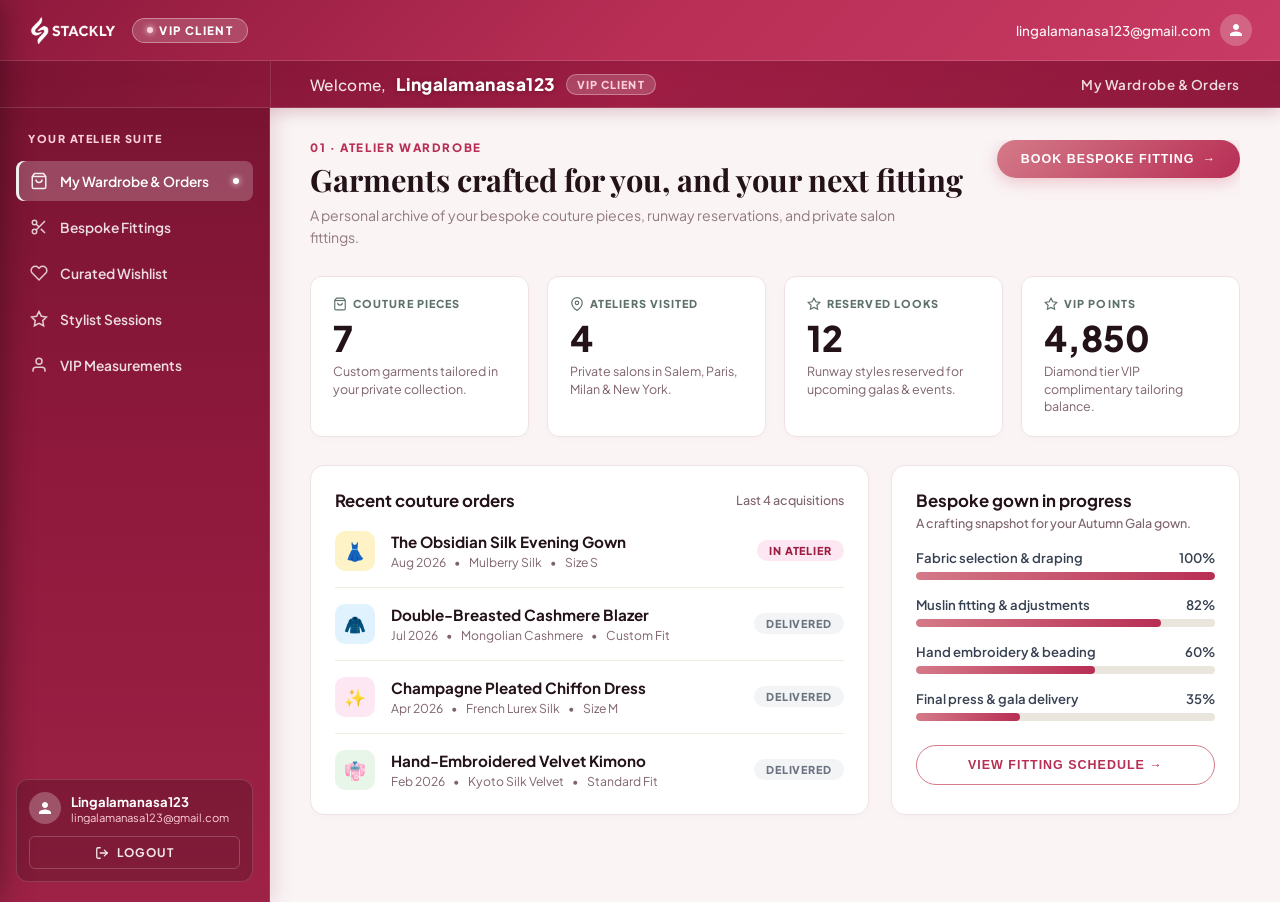
<file: dashboard.html>
<!DOCTYPE html>
<html lang="en">

<head>
  <meta charset="utf-8" />
  <meta name="viewport" content="width=device-width, initial-scale=1" />
  <title>STACKLY | Haute Couture &amp; Boutique Dashboard</title>
  <meta name="description" content="STACKLY Role-Based Boutique Dashboard — Bespoke Fittings, Wardrobe Suite, and Atelier Operations Console." />
  <link rel="icon" href="./favicon.webp" type="image/webp" />

  <!-- Fonts -->
  <link rel="preconnect" href="https://fonts.googleapis.com" />
  <link rel="preconnect" href="https://fonts.gstatic.com" crossorigin />
  <link href="https://fonts.googleapis.com/css2?family=Plus+Jakarta+Sans:wght@400;500;600;700;800&family=Playfair+Display:ital,wght@0,600;0,700;1,400&display=swap" rel="stylesheet" />
  
  <link rel="stylesheet" href="./css/auth-dash.css" />
  <link rel="stylesheet" href="./css/responsive.css" />
</head>

<body class="dash-body">
  <!-- TOP BAR -->
  <header class="dash-topbar">
    <div class="dash-topbar-left">
      <a href="./dashboard.html" class="dash-brand" id="dash-logo-link" onclick="onDashboardLogoClick(event)" aria-label="STACKLY Dashboard">
        <img src="./images/logo-footer-white.webp" alt="STACKLY" class="dash-brand-logo-img" />
      </a>
      <span class="dash-role-badge" id="role-badge" onclick="switchDashboardRole(currentRole === 'admin' ? 'user' : 'admin')" title="Switch to other dashboard" style="cursor: pointer;">
        <span class="badge-dot"></span>
        <span id="role-badge-text">VIP CLIENT</span>
      </span>
    </div>

    <div class="dash-topbar-right">
      <div class="dash-user-identity">
        <span id="user-display-email">lingalamanasa123@gmail.com</span>
        <div class="dash-user-avatar" title="VIP Member Profile">
          <svg width="18" height="18" viewBox="0 0 24 24" fill="currentColor">
            <path d="M12 12c2.21 0 4-1.79 4-4s-1.79-4-4-4-4 1.79-4 4 1.79 4 4 4zm0 2c-2.67 0-8 1.34-8 4v2h16v-2c0-2.66-5.33-4-8-4z"/>
          </svg>
        </div>
      </div>
      <!-- Hamburger Menu Button -->
      <button class="nav-burger dash-nav-burger" id="dash-burger-btn" type="button" aria-label="Open Navigation Menu">
        <svg width="22" height="22" viewBox="0 0 24 24" fill="none" stroke="currentColor" stroke-width="2.2" stroke-linecap="round" stroke-linejoin="round">
          <line x1="3" y1="6" x2="21" y2="6"></line>
          <line x1="3" y1="12" x2="21" y2="12"></line>
          <line x1="3" y1="18" x2="21" y2="18"></line>
        </svg>
      </button>
    </div>
  </header>

  <!-- Mobile Navigation Drawer -->
  <aside class="drawer dash-drawer" id="mobile-menu" aria-label="Dashboard Navigation">
    <div class="dash-drawer-header">
      <div class="dash-drawer-header-left">
        <a href="./dashboard.html" class="dash-drawer-logo-link" id="drawer-logo-link" onclick="onDashboardLogoClick(event)" aria-label="STACKLY Dashboard">
          <img src="./images/logo-footer-white.webp" alt="STACKLY" class="dash-drawer-logo" />
        </a>
        <span class="dash-role-badge" id="drawer-role-badge" onclick="switchDashboardRole(currentRole === 'admin' ? 'user' : 'admin')" title="Switch to other dashboard" style="cursor: pointer;">
          <span class="badge-dot"></span>
          <span id="drawer-role-badge-text">VIP CLIENT</span>
        </span>
      </div>
      <button class="drawer-close" id="mobile-menu-close" aria-label="Close menu">&times;</button>
    </div>

    <div class="dash-drawer-body">
      <div class="dash-drawer-heading" id="drawer-suite-heading">YOUR ATELIER SUITE</div>
      <nav class="dash-drawer-menu" id="drawer-suite-menu">
        <button type="button" class="dash-drawer-item active" onclick="onDrawerSuiteItemClick('user', 'wardrobe')">
          <div class="dash-drawer-item-left">
            <svg width="18" height="18" viewBox="0 0 24 24" fill="none" stroke="currentColor" stroke-width="2"><path d="M6 2L3 6v14a2 2 0 0 0 2 2h14a2 2 0 0 0 2-2V6l-3-4z"/><line x1="3" y1="6" x2="21" y2="6"/><path d="M16 10a4 4 0 0 1-8 0"/></svg>
            <span>My Wardrobe &amp; Orders</span>
          </div>
          <span class="dash-drawer-active-dot"></span>
        </button>
        <button type="button" class="dash-drawer-item" onclick="onDrawerSuiteItemClick('user', 'fittings')">
          <div class="dash-drawer-item-left">
            <svg width="18" height="18" viewBox="0 0 24 24" fill="none" stroke="currentColor" stroke-width="2"><circle cx="6" cy="6" r="3"/><circle cx="6" cy="18" r="3"/><line x1="20" y1="4" x2="8.12" y2="15.88"/><line x1="14.47" y1="14.48" x2="20" y2="20"/><line x1="8.12" y1="8.12" x2="12" y2="12"/></svg>
            <span>Bespoke Fittings</span>
          </div>
        </button>
        <button type="button" class="dash-drawer-item" onclick="onDrawerSuiteItemClick('user', 'wishlist')">
          <div class="dash-drawer-item-left">
            <svg width="18" height="18" viewBox="0 0 24 24" fill="none" stroke="currentColor" stroke-width="2"><path d="M20.84 4.61a5.5 5.5 0 0 0-7.78 0L12 5.67l-1.06-1.06a5.5 5.5 0 0 0-7.78 7.78l1.06 1.06L12 21.23l7.78-7.78 1.06-1.06a5.5 5.5 0 0 0 0-7.78z"/></svg>
            <span>Curated Wishlist</span>
          </div>
        </button>
        <button type="button" class="dash-drawer-item" onclick="onDrawerSuiteItemClick('user', 'stylist')">
          <div class="dash-drawer-item-left">
            <svg width="18" height="18" viewBox="0 0 24 24" fill="none" stroke="currentColor" stroke-width="2"><polygon points="12 2 15.09 8.26 22 9.27 17 14.14 18.18 21.02 12 17.77 5.82 21.02 7 14.14 2 9.27 8.91 8.26 12 2"></polygon></svg>
            <span>Stylist Sessions</span>
          </div>
        </button>
        <button type="button" class="dash-drawer-item" onclick="onDrawerSuiteItemClick('user', 'measurements')">
          <div class="dash-drawer-item-left">
            <svg width="18" height="18" viewBox="0 0 24 24" fill="none" stroke="currentColor" stroke-width="2"><path d="M20 21v-2a4 4 0 0 0-4-4H8a4 4 0 0 0-4 4v2"></path><circle cx="12" cy="7" r="4"></circle></svg>
            <span>VIP Measurements</span>
          </div>
        </button>
      </nav>

      <!-- User Profile at bottom (Exact Match to User Screenshot) -->
      <div class="dash-drawer-profile-card">
        <div class="dash-drawer-profile-top">
          <div class="dash-drawer-avatar">
            <svg width="18" height="18" viewBox="0 0 24 24" fill="currentColor">
              <path d="M12 12c2.21 0 4-1.79 4-4s-1.79-4-4-4-4 1.79-4 4 1.79 4 4 4zm0 2c-2.67 0-8 1.34-8 4v2h16v-2c0-2.66-5.33-4-8-4z"/>
            </svg>
          </div>
          <div class="dash-drawer-meta">
            <div class="dash-drawer-name" id="drawer-profile-name">Lingalamanasa123</div>
            <div class="dash-drawer-email" id="drawer-profile-email">lingalamanasa123@gmail.com</div>
          </div>
        </div>
        <a href="./login.html" class="dash-drawer-logout-btn">
          <svg width="14" height="14" viewBox="0 0 24 24" fill="none" stroke="currentColor" stroke-width="2.2" stroke-linecap="round" stroke-linejoin="round">
            <path d="M9 21H5a2 2 0 0 1-2-2V5a2 2 0 0 1 2-2h4"></path>
            <polyline points="16 17 21 12 16 7"></polyline>
            <line x1="21" y1="12" x2="9" y2="12"></line>
          </svg>
          <span>LOGOUT</span>
        </a>
      </div>
    </div>
  </aside>
  <div class="overlay" id="overlay"></div>

  <!-- SUB-HEADER WELCOME BAR (Replaces buttons in both mobile & desktop view) -->
  <section class="dash-welcome-bar" aria-label="User Welcome Banner">
    <div class="dash-welcome-container">
      <div class="dash-welcome-left">
        <span class="dash-welcome-prefix">Welcome,</span>
        <span class="dash-welcome-username" id="dash-welcome-user-name">Lingalamanasa123</span>
        <span class="dash-welcome-role-pill" id="dash-welcome-role-pill">VIP Client</span>
      </div>
      <div class="dash-welcome-right">
        <span class="dash-welcome-portal" id="dash-welcome-portal-title">My Wardrobe &amp; Orders</span>
      </div>
    </div>
  </section>

  <div class="dash-shell">
    <!-- LEFT SIDE MENUBAR / SIDEBAR (Desktop) -->
    <aside class="dash-sidebar" id="dash-sidebar" aria-label="Dashboard Navigation">
      <div>
        <div class="sidebar-section-title" id="sidebar-section-heading">YOUR ATELIER SUITE</div>
        <nav class="sidebar-menu" id="sidebar-menu-list">
          <button type="button" class="sidebar-item active" data-tab="wardrobe" onclick="onSidebarItemClick('user', 'wardrobe', event)">
            <div class="sidebar-item-left">
              <svg width="18" height="18" viewBox="0 0 24 24" fill="none" stroke="currentColor" stroke-width="2"><path d="M6 2L3 6v14a2 2 0 0 0 2 2h14a2 2 0 0 0 2-2V6l-3-4z"/><line x1="3" y1="6" x2="21" y2="6"/><path d="M16 10a4 4 0 0 1-8 0"/></svg>
              <span>My Wardrobe &amp; Orders</span>
            </div>
            <span class="sidebar-active-dot"></span>
          </button>
          <button type="button" class="sidebar-item" data-tab="fittings" onclick="onSidebarItemClick('user', 'fittings', event)">
            <div class="sidebar-item-left">
              <svg width="18" height="18" viewBox="0 0 24 24" fill="none" stroke="currentColor" stroke-width="2"><circle cx="6" cy="6" r="3"/><circle cx="6" cy="18" r="3"/><line x1="20" y1="4" x2="8.12" y2="15.88"/><line x1="14.47" y1="14.48" x2="20" y2="20"/><line x1="8.12" y1="8.12" x2="12" y2="12"/></svg>
              <span>Bespoke Fittings</span>
            </div>
          </button>
          <button type="button" class="sidebar-item" data-tab="wishlist" onclick="onSidebarItemClick('user', 'wishlist', event)">
            <div class="sidebar-item-left">
              <svg width="18" height="18" viewBox="0 0 24 24" fill="none" stroke="currentColor" stroke-width="2"><path d="M20.84 4.61a5.5 5.5 0 0 0-7.78 0L12 5.67l-1.06-1.06a5.5 5.5 0 0 0-7.78 7.78l1.06 1.06L12 21.23l7.78-7.78 1.06-1.06a5.5 5.5 0 0 0 0-7.78z"/></svg>
              <span>Curated Wishlist</span>
            </div>
          </button>
          <button type="button" class="sidebar-item" data-tab="stylist" onclick="onSidebarItemClick('user', 'stylist', event)">
            <div class="sidebar-item-left">
              <svg width="18" height="18" viewBox="0 0 24 24" fill="none" stroke="currentColor" stroke-width="2"><polygon points="12 2 15.09 8.26 22 9.27 17 14.14 18.18 21.02 12 17.77 5.82 21.02 7 14.14 2 9.27 8.91 8.26 12 2"></polygon></svg>
              <span>Stylist Sessions</span>
            </div>
          </button>
          <button type="button" class="sidebar-item" data-tab="measurements" onclick="onSidebarItemClick('user', 'measurements', event)">
            <div class="sidebar-item-left">
              <svg width="18" height="18" viewBox="0 0 24 24" fill="none" stroke="currentColor" stroke-width="2"><path d="M20 21v-2a4 4 0 0 0-4-4H8a4 4 0 0 0-4 4v2"></path><circle cx="12" cy="7" r="4"></circle></svg>
              <span>VIP Measurements</span>
            </div>
          </button>
        </nav>
      </div>

      <!-- User Profile at bottom -->
      <div class="sidebar-profile-card">
        <div class="profile-card-top">
          <div class="profile-avatar-circle">
            <svg width="18" height="18" viewBox="0 0 24 24" fill="currentColor">
              <path d="M12 12c2.21 0 4-1.79 4-4s-1.79-4-4-4-4 1.79-4 4 1.79 4 4 4zm0 2c-2.67 0-8 1.34-8 4v2h16v-2c0-2.66-5.33-4-8-4z"/>
            </svg>
          </div>
          <div class="profile-card-meta">
            <div class="profile-card-name" id="sidebar-profile-name">Lingalamanasa123</div>
            <div class="profile-card-email" id="sidebar-profile-email">lingalamanasa123@gmail.com</div>
          </div>
        </div>
        <a href="./login.html" class="sidebar-logout-btn">
          <svg width="14" height="14" viewBox="0 0 24 24" fill="none" stroke="currentColor" stroke-width="2.2" stroke-linecap="round" stroke-linejoin="round">
            <path d="M9 21H5a2 2 0 0 1-2-2V5a2 2 0 0 1 2-2h4"></path>
            <polyline points="16 17 21 12 16 7"></polyline>
            <line x1="21" y1="12" x2="9" y2="12"></line>
          </svg>
          <span>LOGOUT</span>
        </a>
      </div>
    </aside>

    <!-- MAIN CONTENT VIEW -->
    <main class="dash-content">
      <!-- ====================================================================
           1. USER: MY WARDROBE & ORDERS (4 SECTIONS)
           ==================================================================== -->
      <section id="page-user-wardrobe" class="dash-subpage active" aria-labelledby="heading-user-wardrobe">
        <!-- Section 1: Header Banner & Filters -->
        <div class="dash-header-banner">
          <div>
            <div class="dash-eyebrow">01 · ATELIER WARDROBE</div>
            <h1 class="dash-title" id="heading-user-wardrobe">Garments crafted for you, and your next fitting</h1>
            <p class="dash-subtitle">A personal archive of your bespoke couture pieces, runway reservations, and private salon fittings.</p>
          </div>
          <button type="button" class="dash-action-btn" onclick="window.location.href='./404error.html';">
            <span>BOOK BESPOKE FITTING</span> &rarr;
          </button>
        </div>

        <!-- Section 2: 4 Key Metric Cards -->
        <div class="dash-metrics-grid">
          <div class="metric-card">
            <div class="metric-card-top">
              <div class="metric-label-group">
                <svg width="14" height="14" viewBox="0 0 24 24" fill="none" stroke="currentColor" stroke-width="2"><path d="M6 2L3 6v14a2 2 0 0 0 2 2h14a2 2 0 0 0 2-2V6l-3-4z"/><line x1="3" y1="6" x2="21" y2="6"/><path d="M16 10a4 4 0 0 1-8 0"/></svg>
                <span>COUTURE PIECES</span>
              </div>
            </div>
            <div class="metric-number">7</div>
            <div class="metric-caption">Custom garments tailored in your private collection.</div>
          </div>

          <div class="metric-card">
            <div class="metric-card-top">
              <div class="metric-label-group">
                <svg width="14" height="14" viewBox="0 0 24 24" fill="none" stroke="currentColor" stroke-width="2"><path d="M21 10c0 7-9 13-9 13s-9-6-9-13a9 9 0 0 1 18 0z"></path><circle cx="12" cy="10" r="3"></circle></svg>
                <span>ATELIERS VISITED</span>
              </div>
            </div>
            <div class="metric-number">4</div>
            <div class="metric-caption">Private salons in Salem, Paris, Milan &amp; New York.</div>
          </div>

          <div class="metric-card">
            <div class="metric-card-top">
              <div class="metric-label-group">
                <svg width="14" height="14" viewBox="0 0 24 24" fill="none" stroke="currentColor" stroke-width="2"><polygon points="12 2 15.09 8.26 22 9.27 17 14.14 18.18 21.02 12 17.77 5.82 21.02 7 14.14 2 9.27 8.91 8.26 12 2"></polygon></svg>
                <span>RESERVED LOOKS</span>
              </div>
            </div>
            <div class="metric-number">12</div>
            <div class="metric-caption">Runway styles reserved for upcoming galas &amp; events.</div>
          </div>

          <div class="metric-card">
            <div class="metric-card-top">
              <div class="metric-label-group">
                <svg width="14" height="14" viewBox="0 0 24 24" fill="none" stroke="currentColor" stroke-width="2"><path d="M12 2l3.09 6.26L22 9.27l-5 4.87 1.18 6.88L12 17.77l-6.18 3.25L7 14.14 2 9.27l6.91-1.01L12 2z"/></svg>
                <span>VIP POINTS</span>
              </div>
            </div>
            <div class="metric-number">4,850</div>
            <div class="metric-caption">Diamond tier VIP complimentary tailoring balance.</div>
          </div>
        </div>

        <!-- 2-Column Lower Grid -->
        <div class="dash-grid-2col">
          <!-- Section 3: Recent Couture Orders -->
          <div class="dash-panel">
            <div class="panel-header">
              <div class="panel-title">Recent couture orders</div>
              <div class="panel-subtitle">Last 4 acquisitions</div>
            </div>
            <div class="journeys-list">
              <div class="journey-item">
                <div class="journey-left">
                  <div class="journey-icon-wrap" style="background:#FEF3C7;color:#D97706;">👗</div>
                  <div>
                    <div class="journey-name">The Obsidian Silk Evening Gown</div>
                    <div class="journey-meta">
                      <span>Aug 2026</span> &bull; <span>Mulberry Silk</span> &bull; <span>Size S</span>
                    </div>
                  </div>
                </div>
                <span class="journey-status-pill upcoming">IN ATELIER</span>
              </div>

              <div class="journey-item">
                <div class="journey-left">
                  <div class="journey-icon-wrap" style="background:#E0F2FE;color:#0369A1;">🧥</div>
                  <div>
                    <div class="journey-name">Double-Breasted Cashmere Blazer</div>
                    <div class="journey-meta">
                      <span>Jul 2026</span> &bull; <span>Mongolian Cashmere</span> &bull; <span>Custom Fit</span>
                    </div>
                  </div>
                </div>
                <span class="journey-status-pill">DELIVERED</span>
              </div>

              <div class="journey-item">
                <div class="journey-left">
                  <div class="journey-icon-wrap" style="background:#FCE7F3;color:#BE185D;">✨</div>
                  <div>
                    <div class="journey-name">Champagne Pleated Chiffon Dress</div>
                    <div class="journey-meta">
                      <span>Apr 2026</span> &bull; <span>French Lurex Silk</span> &bull; <span>Size M</span>
                    </div>
                  </div>
                </div>
                <span class="journey-status-pill">DELIVERED</span>
              </div>

              <div class="journey-item">
                <div class="journey-left">
                  <div class="journey-icon-wrap" style="background:#E8F5E9;color:#2E7D32;">👘</div>
                  <div>
                    <div class="journey-name">Hand-Embroidered Velvet Kimono</div>
                    <div class="journey-meta">
                      <span>Feb 2026</span> &bull; <span>Kyoto Silk Velvet</span> &bull; <span>Standard Fit</span>
                    </div>
                  </div>
                </div>
                <span class="journey-status-pill">DELIVERED</span>
              </div>
            </div>
          </div>

          <!-- Section 4: Bespoke Gown In Progress Pipeline -->
          <div class="dash-panel">
            <div class="panel-title">Bespoke gown in progress</div>
            <div class="panel-subtitle" style="margin-top:4px;margin-bottom:18px;">A crafting snapshot for your Autumn Gala gown.</div>

            <div class="progress-list">
              <div>
                <div class="progress-row-header">
                  <span>Fabric selection &amp; draping</span>
                  <span>100%</span>
                </div>
                <div class="progress-track">
                  <div class="progress-fill" style="width: 100%;"></div>
                </div>
              </div>

              <div>
                <div class="progress-row-header">
                  <span>Muslin fitting &amp; adjustments</span>
                  <span>82%</span>
                </div>
                <div class="progress-track">
                  <div class="progress-fill" style="width: 82%;"></div>
                </div>
              </div>

              <div>
                <div class="progress-row-header">
                  <span>Hand embroidery &amp; beading</span>
                  <span>60%</span>
                </div>
                <div class="progress-track">
                  <div class="progress-fill" style="width: 60%;"></div>
                </div>
              </div>

              <div>
                <div class="progress-row-header">
                  <span>Final press &amp; gala delivery</span>
                  <span>35%</span>
                </div>
                <div class="progress-track">
                  <div class="progress-fill" style="width: 35%;"></div>
                </div>
              </div>
            </div>

            <button type="button" class="trip-plan-btn" onclick="window.location.href='./404error.html';">
              VIEW FITTING SCHEDULE &rarr;
            </button>
          </div>
        </div>
      </section>

      <!-- ====================================================================
           2. USER: BESPOKE FITTINGS (4 SECTIONS)
           ==================================================================== -->
      <section id="page-user-fittings" class="dash-subpage" aria-labelledby="heading-user-fittings">
        <!-- Section 1: Header Banner -->
        <div class="dash-header-banner">
          <div>
            <div class="dash-eyebrow">02 · PRIVATE ATELIER SUITES</div>
            <h1 class="dash-title" id="heading-user-fittings">Bespoke Fitting Appointments &amp; Tailoring Suites</h1>
            <p class="dash-subtitle">Schedule private sessions in our Salem flagship salon or international suites in Paris, Milan &amp; New York.</p>
          </div>
          <button type="button" class="dash-action-btn" onclick="window.location.href='./404error.html';">
            <span>BOOK NEW SUITE SESSION</span> &rarr;
          </button>
        </div>

        <!-- Section 2: 4 Fitting Stats -->
        <div class="dash-metrics-grid">
          <div class="metric-card">
            <div class="metric-card-top">
              <div class="metric-label-group"><span>UPCOMING FITTINGS</span></div>
              <span class="metric-badge">Confirmed</span>
            </div>
            <div class="metric-number">2</div>
            <div class="metric-caption">Sessions scheduled in Salem and Paris salons.</div>
          </div>
          <div class="metric-card">
            <div class="metric-card-top"><div class="metric-label-group"><span>COMPLETED FITTINGS</span></div></div>
            <div class="metric-number">8</div>
            <div class="metric-caption">Perfect silhouettes achieved this year.</div>
          </div>
          <div class="metric-card">
            <div class="metric-card-top"><div class="metric-label-group"><span>ALTERATION SPECS</span></div></div>
            <div class="metric-number">14</div>
            <div class="metric-caption">Custom pattern modifications archived.</div>
          </div>
          <div class="metric-card">
            <div class="metric-card-top"><div class="metric-label-group"><span>SALON SUITES ACCESS</span></div></div>
            <div class="metric-number">4</div>
            <div class="metric-caption">Global VIP access to private dressing suites.</div>
          </div>
        </div>

        <!-- Section 3: Upcoming Fitting Appointments Grid -->
        <div class="dash-panel" style="margin-bottom: 24px;">
          <div class="panel-header">
            <div class="panel-title">Confirmed Salon Appointments</div>
            <div class="panel-subtitle">Upcoming 30 Days</div>
          </div>
          <div class="dash-grid-3col">
            <div class="status-mini-card" style="background:#FFFFFF;border:1.5px solid #E5E0D8;">
              <div class="status-mini-top">
                <span class="status-mini-label">SALEM FLAGSHIP SUITE</span>
                <span class="status-pill ok">● OCT 14</span>
              </div>
              <div style="font-weight:700;font-size:1.05rem;color:var(--dash-text-dark);margin-top:4px;">Autumn Gala Final Draping</div>
              <div style="font-size:0.8rem;color:var(--dash-text-muted);margin-top:4px;">2:00 PM – 3:30 PM • Master Tailor Marco</div>
              <div style="margin-top:14px;display:flex;gap:8px;">
                <button type="button" class="table-pill-btn" onclick="window.location.href='./404error.html';">Reschedule</button>
                <button type="button" class="table-pill-btn" style="background: linear-gradient(135deg, #D47A88 0%, #B82E55 100%); color: #fff; border-color: #B82E55;" onclick="window.location.href='./404error.html';">View Suite Pass</button>
              </div>
            </div>

            <div class="status-mini-card" style="background:#FFFFFF;border:1.5px solid #E5E0D8;">
              <div class="status-mini-top">
                <span class="status-mini-label">PARIS MONTAIGNE ATELIER</span>
                <span class="status-pill ok">● NOV 02</span>
              </div>
              <div style="font-weight:700;font-size:1.05rem;color:var(--dash-text-dark);margin-top:4px;">Cashmere Blazer Sleeve Adjustment</div>
              <div style="font-size:0.8rem;color:var(--dash-text-muted);margin-top:4px;">11:30 AM – 1:00 PM • Stylist Amélie</div>
              <div style="margin-top:14px;display:flex;gap:8px;">
                <button type="button" class="table-pill-btn" onclick="window.location.href='./404error.html';">Reschedule</button>
                <button type="button" class="table-pill-btn" style="background: linear-gradient(135deg, #D47A88 0%, #B82E55 100%); color: #fff; border-color: #B82E55;" onclick="window.location.href='./404error.html';">View Suite Pass</button>
              </div>
            </div>

            <div class="status-mini-card" style="background:#FFFFFF;border:1.5px solid #E5E0D8;">
              <div class="status-mini-top">
                <span class="status-mini-label">MILAN GALLERIA SUITE</span>
                <span class="status-pill pending">● DEC 18</span>
              </div>
              <div style="font-weight:700;font-size:1.05rem;color:var(--dash-text-dark);margin-top:4px;">Silk Charmeuse Gown Hemming</div>
              <div style="font-size:0.8rem;color:var(--dash-text-muted);margin-top:4px;">4:00 PM – 5:15 PM • Senior Fitter Matteo</div>
              <div style="margin-top:14px;display:flex;gap:8px;">
                <button type="button" class="table-pill-btn" onclick="window.location.href='./404error.html';">Reschedule</button>
                <button type="button" class="table-pill-btn" style="background: linear-gradient(135deg, #D47A88 0%, #B82E55 100%); color: #fff; border-color: #B82E55;" onclick="window.location.href='./404error.html';">View Suite Pass</button>
              </div>
            </div>
          </div>
        </div>

        <!-- Section 4: Tailoring Notes & Signoff History -->
        <div class="dash-panel">
          <div class="panel-header">
            <div class="panel-title">Master Tailor Adjustment Log</div>
            <div class="panel-subtitle">Archived Silhouette Adjustments</div>
          </div>
          <div class="table-responsive">
            <table class="dash-table">
              <thead>
                <tr>
                  <th>Garment</th>
                  <th>Salon</th>
                  <th>Specification</th>
                  <th>Master Tailor</th>
                  <th>Status</th>
                </tr>
              </thead>
              <tbody>
                <tr>
                  <td data-label="Garment" style="font-weight:700;">Obsidian Silk Evening Gown</td>
                  <td data-label="Salon">Salem Flagship</td>
                  <td data-label="Specification">Cowl drape raised 1.5 cm; train lined in mulberry silk</td>
                  <td data-label="Master Tailor">Marco Valenti</td>
                  <td data-label="Status"><span class="journey-status-pill upcoming">Approved</span></td>
                </tr>
                <tr>
                  <td data-label="Garment" style="font-weight:700;">Cashmere Tailored Blazer</td>
                  <td data-label="Salon">Paris Montaigne</td>
                  <td data-label="Specification">Shoulder pad tapered 0.5 cm; horn buttons gold-plated</td>
                  <td data-label="Master Tailor">Amélie Laurent</td>
                  <td data-label="Status"><span class="journey-status-pill">Completed</span></td>
                </tr>
                <tr>
                  <td data-label="Garment" style="font-weight:700;">Champagne Chiffon Dress</td>
                  <td data-label="Salon">Milan Galleria</td>
                  <td data-label="Specification">Waist stay reinforced with spiral boning</td>
                  <td data-label="Master Tailor">Matteo Rossi</td>
                  <td data-label="Status"><span class="journey-status-pill">Completed</span></td>
                </tr>
              </tbody>
            </table>
          </div>
        </div>
      </section>

      <!-- ====================================================================
           3. USER: CURATED WISHLIST (4 SECTIONS)
           ==================================================================== -->
      <section id="page-user-wishlist" class="dash-subpage" aria-labelledby="heading-user-wishlist">
        <!-- Section 1: Header Banner -->
        <div class="dash-header-banner">
          <div>
            <div class="dash-eyebrow">03 · CURATED RUNWAY WISHLIST</div>
            <h1 class="dash-title" id="heading-user-wishlist">Your Reserved Silhouettes &amp; Atelier Wishlist</h1>
            <p class="dash-subtitle">Pieces shortlisted by you and your personal stylist for upcoming seasons, galas, and bespoke commissions.</p>
          </div>
          <button type="button" class="dash-action-btn" onclick="window.location.href='./404error.html';">
            <span>REQUEST TRUNK SHOW VIEWING</span> &rarr;
          </button>
        </div>

        <!-- Section 2: 4 Wishlist Metrics -->
        <div class="dash-metrics-grid">
          <div class="metric-card">
            <div class="metric-card-top"><div class="metric-label-group"><span>SAVED PIECES</span></div></div>
            <div class="metric-number">4</div>
            <div class="metric-caption">Ready for bespoke salon ordering.</div>
          </div>
          <div class="metric-card">
            <div class="metric-card-top"><div class="metric-label-group"><span>FABRIC SWATCHES</span></div><span class="metric-badge">En Route</span></div>
            <div class="metric-number">3</div>
            <div class="metric-caption">Silk and velvet swatches mailed to your residence.</div>
          </div>
          <div class="metric-card">
            <div class="metric-card-top"><div class="metric-label-group"><span>RESERVED RUNWAY</span></div></div>
            <div class="metric-number">2</div>
            <div class="metric-caption">Pre-allocated before public release.</div>
          </div>
          <div class="metric-card">
            <div class="metric-card-top"><div class="metric-label-group"><span>ESTIMATED VALUE</span></div></div>
            <div class="metric-number">$7,650</div>
            <div class="metric-caption">Complimentary VIP alteration package included.</div>
          </div>
        </div>

        <!-- Section 3: 4-Item Curated Wishlist Grid -->
        <div class="dash-grid-3col">
          <div class="wish-card">
            <img src="./images/prod-1.webp" alt="The Obsidian Silk Evening Gown" class="wish-card-img" />
            <div class="wish-card-body">
              <div>
                <span class="journey-status-pill" style="margin-bottom:8px;display:inline-block;">Evening Couture</span>
                <h3 style="font-size:1.05rem;font-weight:700;color:var(--dash-text-dark);">The Obsidian Silk Evening Gown</h3>
                <p style="font-size:0.8rem;color:var(--dash-text-muted);margin-top:4px;">100% Grade 6A Mulberry Silk • Como, Italy</p>
                <div style="font-weight:800;font-size:1.15rem;margin-top:8px;">$2,450</div>
              </div>
              <div style="margin-top:16px;display:flex;gap:8px;">
                <button type="button" class="dash-action-btn" style="flex:1;padding:10px;justify-content:center;" onclick="window.location.href='./404error.html';">Order Bespoke</button>
              </div>
            </div>
          </div>

          <div class="wish-card">
            <img src="./images/prod-2.webp" alt="Double-Breasted Cashmere Blazer" class="wish-card-img" />
            <div class="wish-card-body">
              <div>
                <span class="journey-status-pill" style="margin-bottom:8px;display:inline-block;">Tailored Outerwear</span>
                <h3 style="font-size:1.05rem;font-weight:700;color:var(--dash-text-dark);">Double-Breasted Cashmere Blazer</h3>
                <p style="font-size:0.8rem;color:var(--dash-text-muted);margin-top:4px;">100% Organic Mongolian Cashmere • Gilded Buttons</p>
                <div style="font-weight:800;font-size:1.15rem;margin-top:8px;">$1,850</div>
              </div>
              <div style="margin-top:16px;display:flex;gap:8px;">
                <button type="button" class="dash-action-btn" style="flex:1;padding:10px;justify-content:center;" onclick="window.location.href='./404error.html';">Order Bespoke</button>
              </div>
            </div>
          </div>

          <div class="wish-card">
            <img src="./images/prod-3.webp" alt="Champagne Pleated Chiffon Dress" class="wish-card-img" />
            <div class="wish-card-body">
              <div>
                <span class="journey-status-pill" style="margin-bottom:8px;display:inline-block;">Cocktail Dresses</span>
                <h3 style="font-size:1.05rem;font-weight:700;color:var(--dash-text-dark);">Champagne Pleated Chiffon Dress</h3>
                <p style="font-size:0.8rem;color:var(--dash-text-muted);margin-top:4px;">Sunray Pleating • Lyon Silk-Lurex Chiffon</p>
                <div style="font-weight:800;font-size:1.15rem;margin-top:8px;">$2,100</div>
              </div>
              <div style="margin-top:16px;display:flex;gap:8px;">
                <button type="button" class="dash-action-btn" style="flex:1;padding:10px;justify-content:center;" onclick="window.location.href='./404error.html';">Order Bespoke</button>
              </div>
            </div>
          </div>

          <div class="wish-card">
            <img src="./images/prod-8.webp" alt="Architectural Boned Corset Bustier" class="wish-card-img" />
            <div class="wish-card-body">
              <div>
                <span class="journey-status-pill" style="margin-bottom:8px;display:inline-block;">Corsetry &amp; Tops</span>
                <h3 style="font-size:1.05rem;font-weight:700;color:var(--dash-text-dark);">Architectural Boned Corset Bustier</h3>
                <p style="font-size:0.8rem;color:var(--dash-text-muted);margin-top:4px;">Spiral Steel Boning • French Chantilly Lace</p>
                <div style="font-weight:800;font-size:1.15rem;margin-top:8px;">$1,250</div>
              </div>
              <div style="margin-top:16px;display:flex;gap:8px;">
                <button type="button" class="dash-action-btn" style="flex:1;padding:10px;justify-content:center;" onclick="window.location.href='./404error.html';">Order Bespoke</button>
              </div>
            </div>
          </div>
        </div>

        <!-- Section 4: Stylist Pairing Notes -->
        <div class="dash-panel">
          <div class="panel-header">
            <div class="panel-title">Stylist Curation &amp; Pairing Notes</div>
            <div class="panel-subtitle">By Elena Rossi, Head VIP Stylist</div>
          </div>
          <div style="line-height:1.7;color:var(--dash-text-dark);font-size:0.9rem;">
            <p><strong>Recommendation for Autumn Season:</strong> The <em>Obsidian Silk Gown</em> pairs exceptionally with our <em>Mongolian Cashmere Blazer</em> for evening transitions. We have placed the matching Silk Chiffon Scarf on reserve for your fitting in Salem next month. Fabric sample swatch book (Grade 6A Mulberry Silk &amp; Velvet) was dispatched to your address.</p>
          </div>
        </div>
      </section>

      <!-- ====================================================================
           4. USER: STYLIST SESSIONS (4 SECTIONS)
           ==================================================================== -->
      <section id="page-user-stylist" class="dash-subpage" aria-labelledby="heading-user-stylist">
        <!-- Section 1: Header Banner -->
        <div class="dash-header-banner">
          <div>
            <div class="dash-eyebrow">04 · VIP SARTORIAL ADVISORY</div>
            <h1 class="dash-title" id="heading-user-stylist">Private Stylist Sessions &amp; Runway Lookbooks</h1>
            <p class="dash-subtitle">Collaborate 1-on-1 with your dedicated Haute Couture stylist for gala ensembles, red carpet curation, and wardrobe capsule planning.</p>
          </div>
          <button type="button" class="dash-action-btn" onclick="window.location.href='./404error.html';">
            <span>SCHEDULE STYLIST CONSULTATION</span> &rarr;
          </button>
        </div>

        <!-- Section 2: 4 Stylist Stats -->
        <div class="dash-metrics-grid">
          <div class="metric-card">
            <div class="metric-card-top"><div class="metric-label-group"><span>ASSIGNED STYLIST</span></div><span class="metric-badge">Senior Director</span></div>
            <div class="metric-number" style="font-size:1.6rem;margin-top:4px;">Elena Rossi</div>
            <div class="metric-caption">Atelier Paris &amp; Salem Specialist.</div>
          </div>
          <div class="metric-card">
            <div class="metric-card-top"><div class="metric-label-group"><span>HOURS CONSULTED</span></div></div>
            <div class="metric-number">18h</div>
            <div class="metric-caption">One-on-one styling guidance this season.</div>
          </div>
          <div class="metric-card">
            <div class="metric-card-top"><div class="metric-label-group"><span>LOOKBOOKS GENERATED</span></div></div>
            <div class="metric-number">5</div>
            <div class="metric-caption">Personalized runway palettes prepared.</div>
          </div>
          <div class="metric-card">
            <div class="metric-card-top"><div class="metric-label-group"><span>GALAS CURATED</span></div></div>
            <div class="metric-number">3</div>
            <div class="metric-caption">Signature bespoke gowns designed.</div>
          </div>
        </div>

        <!-- Section 3: Active Lookbooks Grid -->
        <div class="dash-panel" style="margin-bottom:24px;">
          <div class="panel-header">
            <div class="panel-title">Curated Personal Lookbooks</div>
            <div class="panel-subtitle">Autumn / Winter Edition</div>
          </div>
          <div class="dash-grid-3col">
            <div class="status-mini-card" style="background:#FAF7F0;border:1px solid #E5E0D8;">
              <span class="status-pill ok">● READY</span>
              <h4 style="font-size:1rem;margin-top:8px;">The Black-Tie Gala Capsule</h4>
              <p style="font-size:0.78rem;color:var(--dash-text-muted);margin-top:4px;">Obsidian Mulberry Silk, Champagne Pearl Lurex, and liquid silk capelets for December galas.</p>
              <button type="button" class="table-pill-btn" style="margin-top:12px;" onclick="window.location.href='./404error.html';">Open Lookbook &rarr;</button>
            </div>

            <div class="status-mini-card" style="background:#FAF7F0;border:1px solid #E5E0D8;">
              <span class="status-pill ok">● READY</span>
              <h4 style="font-size:1rem;margin-top:8px;">Executive Tailored Power</h4>
              <p style="font-size:0.78rem;color:var(--dash-text-muted);margin-top:4px;">Double-breasted Mongolian cashmere blazer, silk faille trousers, and horn closures.</p>
              <button type="button" class="table-pill-btn" style="margin-top:12px;" onclick="window.location.href='./404error.html';">Open Lookbook &rarr;</button>
            </div>

            <div class="status-mini-card" style="background:#FAF7F0;border:1px solid #E5E0D8;">
              <span class="status-pill pending">● IN DRAFT</span>
              <h4 style="font-size:1rem;margin-top:8px;">Riviera Summer Silk Retreat</h4>
              <p style="font-size:0.78rem;color:var(--dash-text-muted);margin-top:4px;">Emerald cowl satin slip dresses and hand-embroidered velvet lounging kimonos.</p>
              <button type="button" class="table-pill-btn" style="margin-top:12px;" onclick="window.location.href='./404error.html';">Preview Draft &rarr;</button>
            </div>
          </div>
        </div>

        <!-- Section 4: Direct Stylist Notes & Chat Feed -->
        <div class="dash-panel">
          <div class="panel-header">
            <div class="panel-title">Stylist Message Channel</div>
            <div class="panel-subtitle">Direct Atelier Communication</div>
          </div>
          <div class="activity-list">
            <div class="activity-item">
              <div class="activity-left">
                <div class="activity-icon" style="background:#FEF3C7;color:#B45309;">💬</div>
                <div>
                  <div class="activity-title">Elena Rossi (Head Stylist)</div>
                  <div class="activity-desc">"I've added the French Chantilly lace corset to your wishlist for the October fitting. The boning will enhance the waistline of the Obsidian gown seamlessly."</div>
                </div>
              </div>
              <div class="activity-time">Yesterday, 4:15 PM</div>
            </div>
            <div class="activity-item">
              <div class="activity-left">
                <div class="activity-icon" style="background:#E0F2FE;color:#0369A1;">✓</div>
                <div>
                  <div class="activity-title">Salem Flagship Concierge</div>
                  <div class="activity-desc">"Your private fitting suite has been reserved with chilled champagne and custom footwear pairings."</div>
                </div>
              </div>
              <div class="activity-time">Sep 26, 11:20 AM</div>
            </div>
          </div>
        </div>
      </section>

      <!-- ====================================================================
           5. USER: VIP MEASUREMENTS (4 SECTIONS)
           ==================================================================== -->
      <section id="page-user-measurements" class="dash-subpage" aria-labelledby="heading-user-measurements">
        <!-- Section 1: Header Banner -->
        <div class="dash-header-banner">
          <div>
            <div class="dash-eyebrow">05 · ANATOMICAL BESPOKE PROFILE</div>
            <h1 class="dash-title" id="heading-user-measurements">Your Master Anatomical Measurements &amp; Fit Specs</h1>
            <p class="dash-subtitle">Digitally scanned and verified by master patternmakers across Salem, Paris, and Milan ateliers for zero-tolerance precision tailoring.</p>
          </div>
          <button type="button" class="dash-action-btn" onclick="window.location.href='./404error.html';">
            <span>REQUEST 3D RE-SCAN</span> &rarr;
          </button>
        </div>

        <!-- Section 2: 4 Fit Metrics -->
        <div class="dash-metrics-grid">
          <div class="metric-card">
            <div class="metric-card-top"><div class="metric-label-group"><span>PATTERN STATUS</span></div><span class="metric-badge">Verified</span></div>
            <div class="metric-number" style="font-size:1.6rem;margin-top:4px;">Digitized 3D</div>
            <div class="metric-caption">Master sloper archived on file.</div>
          </div>
          <div class="metric-card">
            <div class="metric-card-top"><div class="metric-label-group"><span>LAST RE-MEASURED</span></div></div>
            <div class="metric-number">14 Days</div>
            <div class="metric-caption">Salem Flagship Salon session.</div>
          </div>
          <div class="metric-card">
            <div class="metric-card-top"><div class="metric-label-group"><span>TAILOR PRECISION</span></div></div>
            <div class="metric-number">99.8%</div>
            <div class="metric-caption">Zero alteration discrepancy rate.</div>
          </div>
          <div class="metric-card">
            <div class="metric-card-top"><div class="metric-label-group"><span>SAVED FIT PROFILES</span></div></div>
            <div class="metric-number">2</div>
            <div class="metric-caption">Evening Gown &amp; Tailored Suiting profiles.</div>
          </div>
        </div>

        <!-- Section 3: Anatomical Measurement Matrix (8 Points) -->
        <div class="dash-panel" style="margin-bottom: 24px;">
          <div class="panel-header">
            <div class="panel-title">Couture Sizing Matrix (Evening Wear Silhouette)</div>
            <div class="panel-subtitle">Tolerance: &plusmn; 0.2 cm</div>
          </div>
          <div class="measurements-grid">
            <div class="measure-box">
              <div class="measure-label">Bust Circumference</div>
              <div class="measure-val">34.5<span class="measure-cm">in (87.6 cm)</span></div>
            </div>
            <div class="measure-box">
              <div class="measure-label">Underbust Band</div>
              <div class="measure-val">29.0<span class="measure-cm">in (73.7 cm)</span></div>
            </div>
            <div class="measure-box">
              <div class="measure-label">Natural Waist</div>
              <div class="measure-val">26.5<span class="measure-cm">in (67.3 cm)</span></div>
            </div>
            <div class="measure-box">
              <div class="measure-label">High Hip</div>
              <div class="measure-val">35.0<span class="measure-cm">in (88.9 cm)</span></div>
            </div>
            <div class="measure-box">
              <div class="measure-label">Full Seat / Hip</div>
              <div class="measure-val">37.5<span class="measure-cm">in (95.2 cm)</span></div>
            </div>
            <div class="measure-box">
              <div class="measure-label">Shoulder Width</div>
              <div class="measure-val">15.5<span class="measure-cm">in (39.4 cm)</span></div>
            </div>
            <div class="measure-box">
              <div class="measure-label">Sleeve (Nape to Wrist)</div>
              <div class="measure-val">23.5<span class="measure-cm">in (59.7 cm)</span></div>
            </div>
            <div class="measure-box">
              <div class="measure-label">Floor Inseam (with 4" heel)</div>
              <div class="measure-val">32.5<span class="measure-cm">in (82.5 cm)</span></div>
            </div>
          </div>
        </div>

        <!-- Section 4: Posture & Draping Preferences -->
        <div class="dash-panel">
          <div class="panel-header">
            <div class="panel-title">Silhouette Preferences &amp; Drape Dynamics</div>
            <div class="panel-subtitle">Patternmaker Directives</div>
          </div>
          <div class="table-responsive">
            <table class="dash-table">
              <tbody>
                <tr>
                  <td data-label="Parameter" style="font-weight:700;">Preferred Hemline Clearance</td>
                  <td data-label="Directive">Floor skimming at 0.5 cm with Christian Louboutin 100 mm pump calibration.</td>
                </tr>
                <tr>
                  <td data-label="Parameter" style="font-weight:700;">Corsetry Steel Boning Tension</td>
                  <td data-label="Directive">Comfort medium: Spiral steel on side seams, spring steel on back closure.</td>
                </tr>
                <tr>
                  <td data-label="Parameter" style="font-weight:700;">Fabric Sensitivity</td>
                  <td data-label="Directive">Pure natural mulberry silk and organic cashmere only; cupro Bemberg lining preferred.</td>
                </tr>
              </tbody>
            </table>
          </div>
        </div>
      </section>

      <!-- ====================================================================
           6. ADMIN: STORE OVERVIEW (4 SECTIONS)
           ==================================================================== -->
      <section id="page-admin-overview" class="dash-subpage" aria-labelledby="heading-admin-overview">
        <!-- Section 1: Header Banner -->
        <div class="dash-header-banner">
          <div>
            <div class="dash-eyebrow">01 · BOUTIQUE OPERATIONS</div>
            <h1 class="dash-title" id="heading-admin-overview">Everything happening across STACKLY Ateliers, at a glance</h1>
            <p class="dash-subtitle">Operational snapshot across global salons. Live inventory tracking, VIP fitting appointments, orders, and boutique revenue.</p>
          </div>
          <button type="button" class="dash-action-btn" onclick="window.location.href='./404error.html';">
            <span>EXPORT SALES REPORT</span> &rarr;
          </button>
        </div>

        <!-- Section 2: 4 Metric Cards -->
        <div class="dash-metrics-grid">
          <div class="metric-card">
            <div class="metric-card-top">
              <div class="metric-label-group">
                <svg width="14" height="14" viewBox="0 0 24 24" fill="none" stroke="currentColor" stroke-width="2"><path d="M6 2L3 6v14a2 2 0 0 0 2 2h14a2 2 0 0 0 2-2V6l-3-4z"/><line x1="3" y1="6" x2="21" y2="6"/><path d="M16 10a4 4 0 0 1-8 0"/></svg>
                <span>ACTIVE ORDERS</span>
              </div>
              <span class="metric-badge">+3</span>
            </div>
            <div class="metric-number">14</div>
            <div class="metric-caption">Bespoke couture garments currently in atelier production.</div>
          </div>

          <div class="metric-card">
            <div class="metric-card-top">
              <div class="metric-label-group">
                <svg width="14" height="14" viewBox="0 0 24 24" fill="none" stroke="currentColor" stroke-width="2"><path d="M17 21v-2a4 4 0 0 0-4-4H5a4 4 0 0 0-4 4v2"></path><circle cx="9" cy="7" r="4"></circle><path d="M23 21v-2a4 4 0 0 0-3-3.87"></path><path d="M16 3.13a4 4 0 0 1 0 7.75"></path></svg>
                <span>VIP CLIENTS ACTIVE</span>
              </div>
              <span class="metric-badge">+12</span>
            </div>
            <div class="metric-number">98</div>
            <div class="metric-caption">Private salon appointments and client suites this month.</div>
          </div>

          <div class="metric-card">
            <div class="metric-card-top">
              <div class="metric-label-group">
                <svg width="14" height="14" viewBox="0 0 24 24" fill="none" stroke="currentColor" stroke-width="2"><circle cx="6" cy="6" r="3"/><circle cx="6" cy="18" r="3"/><line x1="20" y1="4" x2="8.12" y2="15.88"/><line x1="14.47" y1="14.48" x2="20" y2="20"/><line x1="8.12" y1="8.12" x2="12" y2="12"/></svg>
                <span>MASTER TAILORS</span>
              </div>
              <span class="metric-badge" style="background:#F3F4F6;color:#6B7280;">0</span>
            </div>
            <div class="metric-number">11</div>
            <div class="metric-caption">Artisans and patternmakers on active commission.</div>
          </div>

          <div class="metric-card">
            <div class="metric-card-top">
              <div class="metric-label-group">
                <svg width="14" height="14" viewBox="0 0 24 24" fill="none" stroke="currentColor" stroke-width="2"><polygon points="12 2 15.09 8.26 22 9.27 17 14.14 18.18 21.02 12 17.77 5.82 21.02 7 14.14 2 9.27 8.91 8.26 12 2"></polygon></svg>
                <span>ALTERATIONS</span>
              </div>
              <span class="metric-badge badge-incident">+1</span>
            </div>
            <div class="metric-number">2</div>
            <div class="metric-caption">Priority express gala fittings requiring stylist attention.</div>
          </div>
        </div>

        <!-- Section 3: Revenue Trend & Atelier Status Grid -->
        <div class="dash-grid-2col">
          <div class="dash-panel">
            <div class="panel-header">
              <div class="panel-title">Boutique revenue &amp; orders trend</div>
              <div class="panel-subtitle">Last 12 months</div>
            </div>
            <div class="chart-container">
              <svg class="chart-svg" viewBox="0 0 540 180" preserveAspectRatio="none">
                <line x1="30" y1="20" x2="520" y2="20" stroke="#EAE6DE" stroke-width="1" />
                <line x1="30" y1="60" x2="520" y2="60" stroke="#EAE6DE" stroke-width="1" />
                <line x1="30" y1="100" x2="520" y2="100" stroke="#EAE6DE" stroke-width="1" />
                <line x1="30" y1="140" x2="520" y2="140" stroke="#EAE6DE" stroke-width="1" />
                <line x1="30" y1="170" x2="520" y2="170" stroke="#EAE6DE" stroke-width="1" />
                <text x="5" y="24" fill="#9CA3AF" font-size="10" font-family="Plus Jakarta Sans">$120k</text>
                <text x="8" y="64" fill="#9CA3AF" font-size="10" font-family="Plus Jakarta Sans">$90k</text>
                <text x="8" y="104" fill="#9CA3AF" font-size="10" font-family="Plus Jakarta Sans">$60k</text>
                <text x="8" y="144" fill="#9CA3AF" font-size="10" font-family="Plus Jakarta Sans">$30k</text>
                <text x="14" y="174" fill="#9CA3AF" font-size="10" font-family="Plus Jakarta Sans">$0</text>
                <path d="M 40 145 C 100 138, 160 128, 220 120 C 300 110, 380 98, 440 85 C 470 78, 500 70, 520 68" fill="none" stroke="#F472B6" stroke-width="2.2" stroke-dasharray="5 4" />
                <path d="M 40 135 C 100 120, 160 102, 220 90 C 290 76, 360 62, 430 48 C 470 40, 500 32, 518 30" fill="none" stroke="#B82E55" stroke-width="2.5" />
                <circle cx="518" cy="30" r="4.5" fill="#B82E55" />
              </svg>
            </div>
            <div class="chart-legend">
              <div class="legend-item"><span class="legend-line-solid"></span><span>Revenue ($)</span></div>
              <div class="legend-item"><span class="legend-line-dashed"></span><span>Bespoke Orders</span></div>
            </div>
          </div>

          <div class="dash-panel">
            <div class="panel-header">
              <div class="panel-title">Atelier status</div>
              <div class="panel-subtitle">Live &bull; today</div>
            </div>
            <div class="status-2x2-grid">
              <div class="status-mini-card">
                <div class="status-mini-top"><span class="status-mini-label">FULFILLMENT</span><span class="status-pill ok">● OK</span></div>
                <div class="status-mini-val">100%</div>
                <div class="status-mini-desc">All bespoke deliveries on schedule.</div>
              </div>
              <div class="status-mini-card">
                <div class="status-mini-top"><span class="status-mini-label">FABRIC IMPORTS</span><span class="status-pill pending">● PENDING</span></div>
                <div class="status-mini-val">4</div>
                <div class="status-mini-desc">Como silk awaiting salon intake.</div>
              </div>
              <div class="status-mini-card">
                <div class="status-mini-top"><span class="status-mini-label">FITTING SUITES</span><span class="status-pill ok">● OK</span></div>
                <div class="status-mini-val">11/12</div>
                <div class="status-mini-desc">Private suites booked today.</div>
              </div>
              <div class="status-mini-card">
                <div class="status-mini-top"><span class="status-mini-label">SILK STOCK</span><span class="status-pill monitoring">● MONITORING</span></div>
                <div class="status-mini-val" style="font-size:1.15rem;">Watch</div>
                <div class="status-mini-desc">Grade 6A Mulberry silk arriving.</div>
              </div>
            </div>
          </div>
        </div>

        <!-- Section 4: Salon Performance & Recent Activity -->
        <div class="dash-bottom-grid">
          <div class="dash-panel">
            <div class="panel-header"><div class="panel-title">Salon performance</div><div class="panel-subtitle">Occupancy this month</div></div>
            <div class="progress-list">
              <div>
                <div class="progress-row-header"><span>Salem Flagship Salon</span><span style="font-weight:700;">92%</span></div>
                <div class="progress-track"><div class="progress-fill" style="width: 92%; background: linear-gradient(90deg, #D47A88, #B82E55);"></div></div>
              </div>
              <div>
                <div class="progress-row-header"><span>Paris Montaigne Suite</span><span style="font-weight:700;">88%</span></div>
                <div class="progress-track"><div class="progress-fill" style="width: 88%; background: linear-gradient(90deg, #E27396, #C43862);"></div></div>
              </div>
              <div>
                <div class="progress-row-header"><span>Milan Galleria Atelier</span><span style="font-weight:700;">74%</span></div>
                <div class="progress-track"><div class="progress-fill" style="width: 74%; background: linear-gradient(90deg, #F472B6, #D47A88);"></div></div>
              </div>
            </div>
          </div>

          <div class="dash-panel">
            <div class="panel-header"><div class="panel-title">Recent boutique activity</div><div class="panel-subtitle">Last 24 hours</div></div>
            <div class="activity-list">
              <div class="activity-item">
                <div class="activity-left">
                  <div class="activity-icon">💎</div>
                  <div>
                    <div class="activity-title">VIP Order placed &bull; Salem Flagship</div>
                    <div class="activity-desc">The Obsidian Silk Evening Gown &bull; Gold Tier VIP</div>
                  </div>
                </div>
                <div class="activity-time">12m ago</div>
              </div>
              <div class="activity-item">
                <div class="activity-left">
                  <div class="activity-icon" style="background:#E0F2FE;color:#0369A1;">✂️</div>
                  <div>
                    <div class="activity-title">Couture Fitting Confirmed &bull; Paris</div>
                    <div class="activity-desc">Private appointment confirmed for Autumn Gala lookbook</div>
                  </div>
                </div>
                <div class="activity-time">1h ago</div>
              </div>
              <div class="activity-item">
                <div class="activity-left">
                  <div class="activity-icon" style="background:#FEF3C7;color:#B45309;">🪡</div>
                  <div>
                    <div class="activity-title">Master Tailor Commissioned</div>
                    <div class="activity-desc">Elena M. assigned to Double-Breasted Cashmere Blazer series</div>
                  </div>
                </div>
                <div class="activity-time">3h ago</div>
              </div>
            </div>
          </div>
        </div>
      </section>

      <!-- ====================================================================
           7. ADMIN: BOUTIQUE CATALOG (4 SECTIONS)
           ==================================================================== -->
      <section id="page-admin-catalog" class="dash-subpage" aria-labelledby="heading-admin-catalog">
        <!-- Section 1: Header Banner -->
        <div class="dash-header-banner">
          <div>
            <div class="dash-eyebrow">02 · COUTURE COLLECTION CATALOG</div>
            <h1 class="dash-title" id="heading-admin-catalog">Atelier Garment Inventory &amp; Capsule Registry</h1>
            <p class="dash-subtitle">Manage SKUs, custom silk drapings, pricing tiers, and global boutique distribution.</p>
          </div>
          <button type="button" class="dash-action-btn" onclick="window.location.href='./404error.html';">
            <span>ADD NEW RUNWAY PIECE</span> &rarr;
          </button>
        </div>

        <!-- Section 2: 4 Catalog Metrics -->
        <div class="dash-metrics-grid">
          <div class="metric-card">
            <div class="metric-card-top"><div class="metric-label-group"><span>TOTAL ACTIVE SKUS</span></div></div>
            <div class="metric-number">28</div>
            <div class="metric-caption">Couture silhouettes across 4 salons.</div>
          </div>
          <div class="metric-card">
            <div class="metric-card-top"><div class="metric-label-group"><span>READY-TO-WEAR STOCK</span></div></div>
            <div class="metric-number">142</div>
            <div class="metric-caption">Hand-finished units ready for delivery.</div>
          </div>
          <div class="metric-card">
            <div class="metric-card-top"><div class="metric-label-group"><span>BESPOKE SLOPERS</span></div></div>
            <div class="metric-number">18</div>
            <div class="metric-caption">Exclusive patron pattern blocks.</div>
          </div>
          <div class="metric-card">
            <div class="metric-card-top"><div class="metric-label-group"><span>CAPSULE EDITIONS</span></div><span class="metric-badge">Live</span></div>
            <div class="metric-number">4</div>
            <div class="metric-caption">Autumn / Winter Haute Couture.</div>
          </div>
        </div>

        <!-- Section 3: Master Garment Table -->
        <div class="dash-panel" style="margin-bottom:24px;">
          <div class="panel-header">
            <div class="panel-title">Master Atelier Collection Inventory</div>
            <div class="panel-subtitle">Displaying 4 Featured Couture Items</div>
          </div>
          <div class="table-responsive">
            <table class="dash-table">
              <thead>
                <tr>
                  <th>Garment Name</th>
                  <th>Category</th>
                  <th>Fabric &amp; Origin</th>
                  <th>Price</th>
                  <th>Inventory Status</th>
                  <th>Action</th>
                </tr>
              </thead>
              <tbody>
                <tr>
                  <td data-label="Garment Name" style="font-weight:700;">The Obsidian Silk Evening Gown</td>
                  <td data-label="Category">Maxi Gowns</td>
                  <td data-label="Fabric &amp; Origin">Grade 6A Mulberry Silk (Como, Italy)</td>
                  <td data-label="Price" style="font-weight:800;">$2,450</td>
                  <td data-label="Inventory Status"><span class="journey-status-pill upcoming">In Stock (12)</span></td>
                  <td data-label="Action"><button type="button" class="table-pill-btn" onclick="window.location.href='./404error.html';">Edit</button></td>
                </tr>
                <tr>
                  <td data-label="Garment Name" style="font-weight:700;">Double-Breasted Cashmere Blazer</td>
                  <td data-label="Category">Tailored Outerwear</td>
                  <td data-label="Fabric &amp; Origin">Mongolian Organic Cashmere &amp; Cupro</td>
                  <td data-label="Price" style="font-weight:800;">$1,850</td>
                  <td data-label="Inventory Status"><span class="journey-status-pill pending" style="background:#FEF3C7;color:#B45309;">Low Stock (3)</span></td>
                  <td data-label="Action"><button type="button" class="table-pill-btn" onclick="window.location.href='./404error.html';">Edit</button></td>
                </tr>
                <tr>
                  <td data-label="Garment Name" style="font-weight:700;">Champagne Pleated Chiffon Dress</td>
                  <td data-label="Category">Cocktail Dresses</td>
                  <td data-label="Fabric &amp; Origin">Silk-Lurex Chiffon (Lyon, France)</td>
                  <td data-label="Price" style="font-weight:800;">$2,100</td>
                  <td data-label="Inventory Status"><span class="journey-status-pill upcoming">In Stock (8)</span></td>
                  <td data-label="Action"><button type="button" class="table-pill-btn" onclick="window.location.href='./404error.html';">Edit</button></td>
                </tr>
                <tr>
                  <td data-label="Garment Name" style="font-weight:700;">Architectural Boned Corset Bustier</td>
                  <td data-label="Category">Corsetry &amp; Tops</td>
                  <td data-label="Fabric &amp; Origin">Duchesse Satin &amp; Chantilly Lace</td>
                  <td data-label="Price" style="font-weight:800;">$1,250</td>
                  <td data-label="Inventory Status"><span class="journey-status-pill upcoming">In Stock (16)</span></td>
                  <td data-label="Action"><button type="button" class="table-pill-btn" onclick="window.location.href='./404error.html';">Edit</button></td>
                </tr>
              </tbody>
            </table>
          </div>
        </div>

        <!-- Section 4: Fabric Roll Allocation Breakdown -->
        <div class="dash-panel">
          <div class="panel-header">
            <div class="panel-title">Fabric Roll Vault Allocation</div>
            <div class="panel-subtitle">Textile Consumption Rates</div>
          </div>
          <div class="progress-list">
            <div>
              <div class="progress-row-header"><span>Como Mulberry Silk Charmeuse (Grade 6A)</span><span style="font-weight:700;">85% Allocated (34/40 bolts)</span></div>
              <div class="progress-track"><div class="progress-fill" style="width: 85%; background: linear-gradient(90deg, #D47A88, #B82E55);"></div></div>
            </div>
            <div>
              <div class="progress-row-header"><span>Organic Mongolian Cashmere (380gsm)</span><span style="font-weight:700;">64% Allocated (16/25 bolts)</span></div>
              <div class="progress-track"><div class="progress-fill" style="width: 64%; background: linear-gradient(90deg, #E27396, #C43862);"></div></div>
            </div>
            <div>
              <div class="progress-row-header"><span>Lyon Sunray Metallic Chiffon</span><span style="font-weight:700;">92% Allocated (23/25 bolts)</span></div>
              <div class="progress-track"><div class="progress-fill" style="width: 92%; background: linear-gradient(90deg, #F472B6, #D47A88);"></div></div>
            </div>
          </div>
        </div>
      </section>

      <!-- ====================================================================
           8. ADMIN: CLIENT ORDERS (4 SECTIONS)
           ==================================================================== -->
      <section id="page-admin-orders" class="dash-subpage" aria-labelledby="heading-admin-orders">
        <!-- Section 1: Header Banner -->
        <div class="dash-header-banner">
          <div>
            <div class="dash-eyebrow">03 · CLIENT COMMISSIONS &amp; ORDERS</div>
            <h1 class="dash-title" id="heading-admin-orders">Bespoke Orders &amp; Global Atelier Production Pipeline</h1>
            <p class="dash-subtitle">Track custom couture garments from initial pattern cut and muslin fitting to final hand embroidery and delivery.</p>
          </div>
          <button type="button" class="dash-action-btn" onclick="window.location.href='./404error.html';">
            <span>NEW BESPOKE ORDER</span> &rarr;
          </button>
        </div>

        <!-- Section 2: 4 Order Pipeline Metrics -->
        <div class="dash-metrics-grid">
          <div class="metric-card">
            <div class="metric-card-top"><div class="metric-label-group"><span>ORDERS IN QUEUE</span></div><span class="metric-badge">+4</span></div>
            <div class="metric-number">24</div>
            <div class="metric-caption">Active client commissions.</div>
          </div>
          <div class="metric-card">
            <div class="metric-card-top"><div class="metric-label-group"><span>IN PATTERN CUTTING</span></div></div>
            <div class="metric-number">8</div>
            <div class="metric-caption">Precision muslin slopers being drafted.</div>
          </div>
          <div class="metric-card">
            <div class="metric-card-top"><div class="metric-label-group"><span>HAND EMBROIDERY</span></div></div>
            <div class="metric-number">10</div>
            <div class="metric-caption">Artisans hand-beading couture gowns.</div>
          </div>
          <div class="metric-card">
            <div class="metric-card-top"><div class="metric-label-group"><span>READY FOR DISPATCH</span></div><span class="metric-badge">Express</span></div>
            <div class="metric-number">6</div>
            <div class="metric-caption">VIP courier packaging ready.</div>
          </div>
        </div>

        <!-- Section 3: Master Orders Table -->
        <div class="dash-panel" style="margin-bottom:24px;">
          <div class="panel-header">
            <div class="panel-title">Active Client Commissions</div>
            <div class="panel-subtitle">Live Tracking Queue</div>
          </div>
          <div class="table-responsive">
            <table class="dash-table">
              <thead>
                <tr>
                  <th>Order ID</th>
                  <th>VIP Client</th>
                  <th>Garment Silhouette</th>
                  <th>Salon Suite</th>
                  <th>Target Gala Date</th>
                  <th>Stage</th>
                </tr>
              </thead>
              <tbody>
                <tr>
                  <td data-label="Order ID" style="font-weight:700;color:var(--dash-mint);">#STK-8921</td>
                  <td data-label="VIP Client" style="font-weight:700;">Lady Genevieve</td>
                  <td data-label="Garment Silhouette">Obsidian Silk Evening Gown (Custom Train)</td>
                  <td data-label="Salon Suite">Paris Montaigne</td>
                  <td data-label="Target Gala Date">Oct 10, 2026</td>
                  <td data-label="Stage"><span class="journey-status-pill upcoming">Hand-Stitching</span></td>
                </tr>
                <tr>
                  <td data-label="Order ID" style="font-weight:700;color:var(--dash-mint);">#STK-8920</td>
                  <td data-label="VIP Client" style="font-weight:700;">Elena Rostova</td>
                  <td data-label="Garment Silhouette">Cashmere Double-Breasted Blazer (Navy)</td>
                  <td data-label="Salon Suite">Milan Galleria</td>
                  <td data-label="Target Gala Date">Oct 14, 2026</td>
                  <td data-label="Stage"><span class="journey-status-pill">Pattern Cutting</span></td>
                </tr>
                <tr>
                  <td data-label="Order ID" style="font-weight:700;color:var(--dash-mint);">#STK-8919</td>
                  <td data-label="VIP Client" style="font-weight:700;">Manasa Lingala</td>
                  <td data-label="Garment Silhouette">Champagne Pleated Chiffon Gown</td>
                  <td data-label="Salon Suite">Salem Flagship</td>
                  <td data-label="Target Gala Date">Oct 18, 2026</td>
                  <td data-label="Stage"><span class="journey-status-pill upcoming">Muslin Fitting</span></td>
                </tr>
                <tr>
                  <td data-label="Order ID" style="font-weight:700;color:var(--dash-mint);">#STK-8918</td>
                  <td data-label="VIP Client" style="font-weight:700;">Sarah Jenkins</td>
                  <td data-label="Garment Silhouette">Hand-Embroidered Velvet Kimono</td>
                  <td data-label="Salon Suite">New York Salon</td>
                  <td data-label="Target Gala Date">Oct 20, 2026</td>
                  <td data-label="Stage"><span class="journey-status-pill">VIP Packaging</span></td>
                </tr>
              </tbody>
            </table>
          </div>
        </div>

        <!-- Section 4: Gala Alterations Priority Queue -->
        <div class="dash-panel">
          <div class="panel-header">
            <div class="panel-title">Expedited Alterations Priority Queue</div>
            <div class="panel-subtitle">24H Turnaround Express Units</div>
          </div>
          <div class="activity-list">
            <div class="activity-item">
              <div class="activity-left">
                <div class="activity-icon" style="background:#FEE2E2;color:#991B1B;">⚡</div>
                <div>
                  <div class="activity-title">Salem Flagship &bull; Express Hem Adjustment</div>
                  <div class="activity-desc">Client attending Mumbai Autumn Gala &bull; 4cm floor lift &bull; Tailor Marco assigned</div>
                </div>
              </div>
              <div class="activity-time">Due in 8 Hours</div>
            </div>
            <div class="activity-item">
              <div class="activity-left">
                <div class="activity-icon" style="background:#FEF3C7;color:#B45309;">⚡</div>
                <div>
                  <div class="activity-title">Paris Montaigne &bull; Bustier Boning Reinforcement</div>
                  <div class="activity-desc">Palais Garnier Gala look &bull; Spiral steel swap &bull; Tailor Elena assigned</div>
                </div>
              </div>
              <div class="activity-time">Due Tomorrow</div>
            </div>
          </div>
        </div>
      </section>

      <!-- ====================================================================
           9. ADMIN: ARTISANS & INVENTORY (4 SECTIONS)
           ==================================================================== -->
      <section id="page-admin-artisans" class="dash-subpage" aria-labelledby="heading-admin-artisans">
        <!-- Section 1: Header Banner -->
        <div class="dash-header-banner">
          <div>
            <div class="dash-eyebrow">04 · ARTISANS &amp; RAW TEXTILE VAULT</div>
            <h1 class="dash-title" id="heading-admin-artisans">Master Tailors, Embroiderers &amp; Silk Inventory</h1>
            <p class="dash-subtitle">Manage atelier artisan workload allocation, master certifications, and luxury raw fabric imports from Italy and France.</p>
          </div>
          <button type="button" class="dash-action-btn" onclick="window.location.href='./404error.html';">
            <span>LOG TEXTILE SHIPMENT</span> &rarr;
          </button>
        </div>

        <!-- Section 2: 4 Workshop Metrics -->
        <div class="dash-metrics-grid">
          <div class="metric-card">
            <div class="metric-card-top"><div class="metric-label-group"><span>MASTER ARTISANS</span></div><span class="metric-badge">Full Capacity</span></div>
            <div class="metric-number">11</div>
            <div class="metric-caption">Couturiers &amp; patternmakers.</div>
          </div>
          <div class="metric-card">
            <div class="metric-card-top"><div class="metric-label-group"><span>EMBROIDERERS</span></div></div>
            <div class="metric-number">6</div>
            <div class="metric-caption">Botanical gold-thread specialists.</div>
          </div>
          <div class="metric-card">
            <div class="metric-card-top"><div class="metric-label-group"><span>FABRIC ROLLS IN VAULT</span></div></div>
            <div class="metric-number">84</div>
            <div class="metric-caption">Silk, cashmere, velvet &amp; lace bolts.</div>
          </div>
          <div class="metric-card">
            <div class="metric-card-top"><div class="metric-label-group"><span>WEEKLY HOURS LOGGED</span></div></div>
            <div class="metric-number">440h</div>
            <div class="metric-caption">Artisanal handcrafting throughput.</div>
          </div>
        </div>

        <!-- Section 3: Master Artisan Roster -->
        <div class="dash-panel" style="margin-bottom:24px;">
          <div class="panel-header">
            <div class="panel-title">Master Artisan Commission Load</div>
            <div class="panel-subtitle">Active Atelier Roster</div>
          </div>
          <div class="table-responsive">
            <table class="dash-table">
              <thead>
                <tr>
                  <th>Master Artisan</th>
                  <th>Specialty</th>
                  <th>Home Atelier</th>
                  <th>Active Commissions</th>
                  <th>Rating</th>
                </tr>
              </thead>
              <tbody>
                <tr>
                  <td data-label="Master Artisan" style="font-weight:700;">Elena Markov</td>
                  <td data-label="Specialty">Architectural Corsetry &amp; Lace</td>
                  <td data-label="Home Atelier">Paris Montaigne</td>
                  <td data-label="Active Commissions">3 Garments</td>
                  <td data-label="Rating"><span class="journey-status-pill upcoming">99.8%</span></td>
                </tr>
                <tr>
                  <td data-label="Master Artisan" style="font-weight:700;">Marco Valenti</td>
                  <td data-label="Specialty">Tailored Outerwear &amp; Suiting</td>
                  <td data-label="Home Atelier">Salem Flagship</td>
                  <td data-label="Active Commissions">4 Garments</td>
                  <td data-label="Rating"><span class="journey-status-pill upcoming">100.0%</span></td>
                </tr>
                <tr>
                  <td data-label="Master Artisan" style="font-weight:700;">Aiko Tanaka</td>
                  <td data-label="Specialty">Botanical Gold Silk Embroidery</td>
                  <td data-label="Home Atelier">Kyoto / Paris</td>
                  <td data-label="Active Commissions">2 Garments</td>
                  <td data-label="Rating"><span class="journey-status-pill upcoming">99.5%</span></td>
                </tr>
                <tr>
                  <td data-label="Master Artisan" style="font-weight:700;">Julian Thorne</td>
                  <td data-label="Specialty">Bias Draping &amp; Evening Slopers</td>
                  <td data-label="Home Atelier">Milan Galleria</td>
                  <td data-label="Active Commissions">5 Garments</td>
                  <td data-label="Rating"><span class="journey-status-pill upcoming">99.2%</span></td>
                </tr>
              </tbody>
            </table>
          </div>
        </div>

        <!-- Section 4: Raw Luxury Textile Vault -->
        <div class="dash-panel">
          <div class="panel-header">
            <div class="panel-title">Raw Luxury Textile Vault Status</div>
            <div class="panel-subtitle">Controlled Climate Storage</div>
          </div>
          <div class="table-responsive">
            <table class="dash-table">
              <thead>
                <tr>
                  <th>Textile Variety</th>
                  <th>Mill / Origin</th>
                  <th>Weight (GSM)</th>
                  <th>In Stock</th>
                  <th>Condition</th>
                </tr>
              </thead>
              <tbody>
                <tr>
                  <td data-label="Textile Variety" style="font-weight:700;">Double-Faced Mulberry Silk (6A)</td>
                  <td data-label="Mill / Origin">Lake Como, Italy</td>
                  <td data-label="Weight (GSM)">110 gsm</td>
                  <td data-label="In Stock">280 Meters</td>
                  <td data-label="Condition"><span class="status-pill ok">● Optimal</span></td>
                </tr>
                <tr>
                  <td data-label="Textile Variety" style="font-weight:700;">Organic Mongolian Cashmere</td>
                  <td data-label="Mill / Origin">Ulaanbaatar, Mongolia</td>
                  <td data-label="Weight (GSM)">380 gsm</td>
                  <td data-label="In Stock">145 Meters</td>
                  <td data-label="Condition"><span class="status-pill ok">● Optimal</span></td>
                </tr>
                <tr>
                  <td data-label="Textile Variety" style="font-weight:700;">French Chantilly Scalloped Lace</td>
                  <td data-label="Mill / Origin">Caudry, France</td>
                  <td data-label="Weight (GSM)">85 gsm</td>
                  <td data-label="In Stock">90 Meters</td>
                  <td data-label="Condition"><span class="status-pill ok">● Optimal</span></td>
                </tr>
              </tbody>
            </table>
          </div>
        </div>
      </section>

      <!-- ====================================================================
           10. ADMIN: FINANCIAL ANALYTICS (4 SECTIONS)
           ==================================================================== -->
      <section id="page-admin-analytics" class="dash-subpage" aria-labelledby="heading-admin-analytics">
        <!-- Section 1: Header Banner -->
        <div class="dash-header-banner">
          <div>
            <div class="dash-eyebrow">05 · COMMERCIAL PERFORMANCE ANALYTICS</div>
            <h1 class="dash-title" id="heading-admin-analytics">Boutique Commercial Revenue &amp; VIP Metrics</h1>
            <p class="dash-subtitle">Real-time financial audits, salon profitability, average order values, and client lifetime value metrics.</p>
          </div>
          <button type="button" class="dash-action-btn" onclick="window.location.href='./404error.html';">
            <span>DOWNLOAD AUDIT DOSSIER</span> &rarr;
          </button>
        </div>

        <!-- Section 2: 4 Financial KPIs -->
        <div class="dash-metrics-grid">
          <div class="metric-card">
            <div class="metric-card-top"><div class="metric-label-group"><span>TOTAL REVENUE</span></div><span class="metric-badge">+18.4%</span></div>
            <div class="metric-number">$184.5k</div>
            <div class="metric-caption">Quarter-to-date atelier sales.</div>
          </div>
          <div class="metric-card">
            <div class="metric-card-top"><div class="metric-label-group"><span>AVERAGE ORDER VALUE</span></div></div>
            <div class="metric-number">$2,380</div>
            <div class="metric-caption">Across all bespoke commissions.</div>
          </div>
          <div class="metric-card">
            <div class="metric-card-top"><div class="metric-label-group"><span>VIP RETENTION RATE</span></div><span class="metric-badge">Diamond</span></div>
            <div class="metric-number">94.2%</div>
            <div class="metric-caption">Clients ordering 2+ garments yearly.</div>
          </div>
          <div class="metric-card">
            <div class="metric-card-top"><div class="metric-label-group"><span>GROSS COUTURE MARGIN</span></div></div>
            <div class="metric-number">68.5%</div>
            <div class="metric-caption">Reflecting premium Italian fabric costs.</div>
          </div>
        </div>

        <!-- Section 3: Revenue by Category Breakdown -->
        <div class="dash-panel" style="margin-bottom:24px;">
          <div class="panel-header">
            <div class="panel-title">Revenue Share by Apparel Category</div>
            <div class="panel-subtitle">Current Autumn / Winter Fiscal Quarter</div>
          </div>
          <div class="progress-list">
            <div>
              <div class="progress-row-header"><span>Evening Gowns &amp; Galas ($88,200)</span><span style="font-weight:700;">47.8%</span></div>
              <div class="progress-track"><div class="progress-fill" style="width: 47.8%; background: linear-gradient(90deg, #D47A88, #B82E55);"></div></div>
            </div>
            <div>
              <div class="progress-row-header"><span>Tailored Cashmere Blazers &amp; Suiting ($48,100)</span><span style="font-weight:700;">26.1%</span></div>
              <div class="progress-track"><div class="progress-fill" style="width: 26.1%; background: linear-gradient(90deg, #E27396, #C43862);"></div></div>
            </div>
            <div>
              <div class="progress-row-header"><span>Architectural Corsetry &amp; Bustiers ($28,750)</span><span style="font-weight:700;">15.6%</span></div>
              <div class="progress-track"><div class="progress-fill" style="width: 15.6%; background: linear-gradient(90deg, #F472B6, #D47A88);"></div></div>
            </div>
            <div>
              <div class="progress-row-header"><span>Silk &amp; Velvet Loungewear ($19,450)</span><span style="font-weight:700;">10.5%</span></div>
              <div class="progress-track"><div class="progress-fill" style="width: 10.5%; background: linear-gradient(90deg, #F9A8D4, #F472B6);"></div></div>
            </div>
          </div>
        </div>

        <!-- Section 4: Regional Salon Financial Breakdown -->
        <div class="dash-panel">
          <div class="panel-header">
            <div class="panel-title">Regional Flagship Commercial Contribution</div>
            <div class="panel-subtitle">Global Performance Audit</div>
          </div>
          <div class="table-responsive">
            <table class="dash-table">
              <thead>
                <tr>
                  <th>Salon Flagship</th>
                  <th>Commissions</th>
                  <th>Revenue (USD)</th>
                  <th>Average Fitting Duration</th>
                  <th>Client NPS</th>
                </tr>
              </thead>
              <tbody>
                <tr>
                  <td data-label="Salon Flagship" style="font-weight:700;">Salem Flagship Salon</td>
                  <td data-label="Commissions">32 Orders</td>
                  <td data-label="Revenue (USD)" style="font-weight:800;">$78,400</td>
                  <td data-label="Fitting Duration">1.5 Hours</td>
                  <td data-label="Client NPS"><span class="journey-status-pill upcoming">99.4</span></td>
                </tr>
                <tr>
                  <td data-label="Salon Flagship" style="font-weight:700;">Paris Montaigne Atelier</td>
                  <td data-label="Commissions">24 Orders</td>
                  <td data-label="Revenue (USD)" style="font-weight:800;">$58,800</td>
                  <td data-label="Fitting Duration">1.8 Hours</td>
                  <td data-label="Client NPS"><span class="journey-status-pill upcoming">98.9</span></td>
                </tr>
                <tr>
                  <td data-label="Salon Flagship" style="font-weight:700;">Milan Galleria Suite</td>
                  <td data-label="Commissions">18 Orders</td>
                  <td data-label="Revenue (USD)" style="font-weight:800;">$47,300</td>
                  <td data-label="Fitting Duration">1.4 Hours</td>
                  <td data-label="Client NPS"><span class="journey-status-pill upcoming">99.1</span></td>
                </tr>
              </tbody>
            </table>
          </div>
        </div>
      </section>
    </main>
  </div>

  <!-- COMPREHENSIVE JAVASCRIPT ENGINE FOR MULTI-TAB ROUTING -->
  <script>
    // USER/CLIENT ATELIER MENU CONFIG
    const USER_BOUTIQUE_MENU = [
      { id: "wardrobe", label: "My Wardrobe & Orders", pageId: "page-user-wardrobe", icon: `<svg width="18" height="18" viewBox="0 0 24 24" fill="none" stroke="currentColor" stroke-width="2"><path d="M6 2L3 6v14a2 2 0 0 0 2 2h14a2 2 0 0 0 2-2V6l-3-4z"/><line x1="3" y1="6" x2="21" y2="6"/><path d="M16 10a4 4 0 0 1-8 0"/></svg>` },
      { id: "fittings", label: "Bespoke Fittings", pageId: "page-user-fittings", icon: `<svg width="18" height="18" viewBox="0 0 24 24" fill="none" stroke="currentColor" stroke-width="2"><circle cx="6" cy="6" r="3"/><circle cx="6" cy="18" r="3"/><line x1="20" y1="4" x2="8.12" y2="15.88"/><line x1="14.47" y1="14.48" x2="20" y2="20"/><line x1="8.12" y1="8.12" x2="12" y2="12"/></svg>` },
      { id: "wishlist", label: "Curated Wishlist", pageId: "page-user-wishlist", icon: `<svg width="18" height="18" viewBox="0 0 24 24" fill="none" stroke="currentColor" stroke-width="2"><path d="M20.84 4.61a5.5 5.5 0 0 0-7.78 0L12 5.67l-1.06-1.06a5.5 5.5 0 0 0-7.78 7.78l1.06 1.06L12 21.23l7.78-7.78 1.06-1.06a5.5 5.5 0 0 0 0-7.78z"/></svg>` },
      { id: "stylist", label: "Stylist Sessions", pageId: "page-user-stylist", icon: `<svg width="18" height="18" viewBox="0 0 24 24" fill="none" stroke="currentColor" stroke-width="2"><polygon points="12 2 15.09 8.26 22 9.27 17 14.14 18.18 21.02 12 17.77 5.82 21.02 7 14.14 2 9.27 8.91 8.26 12 2"></polygon></svg>` },
      { id: "measurements", label: "VIP Measurements", pageId: "page-user-measurements", icon: `<svg width="18" height="18" viewBox="0 0 24 24" fill="none" stroke="currentColor" stroke-width="2"><path d="M20 21v-2a4 4 0 0 0-4-4H8a4 4 0 0 0-4 4v2"></path><circle cx="12" cy="7" r="4"></circle></svg>` }
    ];

    // ADMIN BOUTIQUE MENU CONFIG
    const ADMIN_BOUTIQUE_MENU = [
      { id: "overview", label: "Store Overview", pageId: "page-admin-overview", icon: `<svg width="18" height="18" viewBox="0 0 24 24" fill="none" stroke="currentColor" stroke-width="2"><rect x="3" y="3" width="7" height="7"></rect><rect x="14" y="3" width="7" height="7"></rect><rect x="14" y="14" width="7" height="7"></rect><rect x="3" y="14" width="7" height="7"></rect></svg>` },
      { id: "catalog", label: "Boutique Catalog", pageId: "page-admin-catalog", icon: `<svg width="18" height="18" viewBox="0 0 24 24" fill="none" stroke="currentColor" stroke-width="2"><path d="M20.59 13.41l-7.17 7.17a2 2 0 0 1-2.83 0L2 12V2h10l8.59 8.59a2 2 0 0 1 0 2.82z"></path><line x1="7" y1="7" x2="7.01" y2="7"></line></svg>` },
      { id: "orders", label: "Client Orders", pageId: "page-admin-orders", icon: `<svg width="18" height="18" viewBox="0 0 24 24" fill="none" stroke="currentColor" stroke-width="2"><path d="M6 2L3 6v14a2 2 0 0 0 2 2h14a2 2 0 0 0 2-2V6l-3-4z"/><line x1="3" y1="6" x2="21" y2="6"/><path d="M16 10a4 4 0 0 1-8 0"/></svg>` },
      { id: "artisans", label: "Artisans & Inventory", pageId: "page-admin-artisans", icon: `<svg width="18" height="18" viewBox="0 0 24 24" fill="none" stroke="currentColor" stroke-width="2"><circle cx="6" cy="6" r="3"/><circle cx="6" cy="18" r="3"/><line x1="20" y1="4" x2="8.12" y2="15.88"/><line x1="14.47" y1="14.48" x2="20" y2="20"/><line x1="8.12" y1="8.12" x2="12" y2="12"/></svg>` },
      { id: "analytics", label: "Financial Analytics", pageId: "page-admin-analytics", icon: `<svg width="18" height="18" viewBox="0 0 24 24" fill="none" stroke="currentColor" stroke-width="2"><polyline points="23 6 13.5 15.5 8.5 10.5 1 18"></polyline><polyline points="17 6 23 6 23 12"></polyline></svg>` }
    ];

    let currentRole = "user";
    let currentTab = "wardrobe";

    function onDashboardLogoClick(e) {
      if (e) e.preventDefault();
      if (window.closeMobileMenu) window.closeMobileMenu();
      const defaultTab = currentRole === "admin" ? "overview" : "wardrobe";
      navigateToTab(currentRole, defaultTab);
      window.history.pushState(null, "", `./dashboard.html?role=${currentRole}`);
      window.scrollTo({ top: 0, behavior: "smooth" });
    }
    window.onDashboardLogoClick = onDashboardLogoClick;

    function renderSidebar(role, activeTabId) {
      const items = role === "admin" ? ADMIN_BOUTIQUE_MENU : USER_BOUTIQUE_MENU;
      const currentItem = items.find(i => i.id === activeTabId) || items[0];

      // Update Welcome Bar elements in both desktop and mobile
      const welcomeRolePill = document.getElementById("dash-welcome-role-pill");
      if (welcomeRolePill) {
        welcomeRolePill.textContent = role === "admin" ? "Atelier Admin" : "VIP Client";
      }

      const welcomePortalTitle = document.getElementById("dash-welcome-portal-title");
      if (welcomePortalTitle && currentItem) {
        welcomePortalTitle.textContent = currentItem.label;
      }

      // Update logo links to ensure clicking STACKLY logo opens the dashboard page for current role
      const dashLogo = document.getElementById("dash-logo-link");
      const drawerLogo = document.getElementById("drawer-logo-link");
      const dashboardUrl = `./dashboard.html?role=${role}`;
      if (dashLogo) dashLogo.href = dashboardUrl;
      if (drawerLogo) drawerLogo.href = dashboardUrl;

      // Populate left sidebar buttons for desktop
      const headingEl = document.getElementById("sidebar-section-heading");
      const listEl = document.getElementById("sidebar-menu-list");
      
      if (headingEl) {
        headingEl.textContent = role === "admin" ? "BOUTIQUE OPERATIONS" : "YOUR ATELIER SUITE";
      }

      if (listEl) {
        listEl.innerHTML = items.map(item => {
          const isActive = item.id === activeTabId;
          return `
            <button type="button" class="sidebar-item ${isActive ? "active" : ""}" data-tab="${item.id}" onclick="onSidebarItemClick('${role}', '${item.id}', event)">
              <div class="sidebar-item-left">
                ${item.icon}
                <span>${item.label}</span>
              </div>
              ${isActive ? '<span class="sidebar-active-dot"></span>' : ''}
            </button>
          `;
        }).join("");
      }

      // Render drawer buttons matching user request
      renderDrawerMenu(role, activeTabId);
    }

    function renderDrawerMenu(role, activeTabId) {
      const drawerHeading = document.getElementById("drawer-suite-heading");
      const drawerList = document.getElementById("drawer-suite-menu");
      const drawerRoleBadgeText = document.getElementById("drawer-role-badge-text");

      if (drawerRoleBadgeText) {
        drawerRoleBadgeText.textContent = role === "admin" ? "ATELIER ADMIN" : "VIP CLIENT";
      }

      if (drawerHeading) {
        drawerHeading.textContent = role === "admin" ? "BOUTIQUE OPERATIONS" : "YOUR ATELIER SUITE";
      }

      if (!drawerList) return;
      const items = role === "admin" ? ADMIN_BOUTIQUE_MENU : USER_BOUTIQUE_MENU;

      drawerList.innerHTML = items.map(item => {
        const isActive = item.id === activeTabId;
        return `
          <button type="button" class="dash-drawer-item ${isActive ? "active" : ""}" onclick="onDrawerSuiteItemClick('${role}', '${item.id}')">
            <div class="dash-drawer-item-left">
              ${item.icon}
              <span>${item.label}</span>
            </div>
            ${isActive ? '<span class="dash-drawer-active-dot"></span>' : ''}
          </button>
        `;
      }).join("");
    }

    function onDrawerSuiteItemClick(role, tabId) {
      if (window.closeMobileMenu) window.closeMobileMenu();
      navigateToTab(role, tabId);
    }

    function onSidebarItemClick(role, tabId, e) {
      if (e) e.preventDefault();
      navigateToTab(role, tabId);
    }

    function animateNumberElement(el) {
      if (!el) return;
      if (!el.dataset.originalValue) {
        el.dataset.originalValue = el.textContent.trim();
      }
      const raw = el.dataset.originalValue;

      // Extract prefix, number, and suffix (e.g. "$184.5k", "4,850", "99.8%", "14 Days", "440h", "7")
      const match = raw.match(/^([^0-9.]*)([0-9,.]+)(.*)$/);
      if (!match) return;

      const prefix = match[1];
      const numStr = match[2];
      const suffix = match[3];

      // Ignore text titles that happen to contain a number (e.g. "Digitized 3D")
      if (prefix.length > 2 && !/^[+\-$€£\s]*$/.test(prefix)) return;

      const cleanNumStr = numStr.replace(/,/g, "");
      const targetVal = parseFloat(cleanNumStr);
      if (isNaN(targetVal)) return;

      const hasCommas = numStr.includes(",");
      const decimals = cleanNumStr.includes(".") ? cleanNumStr.split(".")[1].length : 0;

      const duration = 1000;
      const startTime = performance.now();

      function easeOutExpo(t) {
        return t === 1 ? 1 : 1 - Math.pow(2, -10 * t);
      }

      function update(currentTime) {
        const elapsed = currentTime - startTime;
        const progress = Math.min(elapsed / duration, 1);
        const easedProgress = easeOutExpo(progress);

        const currentVal = targetVal * easedProgress;

        let formattedNumber = currentVal.toFixed(decimals);
        if (hasCommas) {
          const parts = formattedNumber.split(".");
          parts[0] = parts[0].replace(/\B(?=(\d{3})+(?!\d))/g, ",");
          formattedNumber = parts.join(".");
        }

        el.textContent = prefix + formattedNumber + suffix;

        if (progress < 1) {
          requestAnimationFrame(update);
        } else {
          el.textContent = raw;
        }
      }

      requestAnimationFrame(update);
    }

    function animateDashboardCounters(container) {
      if (!container) return;
      const metricNumbers = container.querySelectorAll(".metric-number");
      metricNumbers.forEach(function(el) {
        el.classList.remove("animating-counter");
        void el.offsetWidth;
        el.classList.add("animating-counter");
        animateNumberElement(el);
      });
    }

    function animateDashboardTexts(container) {
      if (!container) return;

      const textElements = container.querySelectorAll(".dash-eyebrow, .dash-title, .dash-subtitle, .panel-title");
      textElements.forEach(function(el) {
        el.classList.remove("animating-text");
        void el.offsetWidth;
        el.classList.add("animating-text");
      });

      const portalTitle = document.getElementById("dash-welcome-portal-title");
      if (portalTitle) {
        portalTitle.classList.remove("animating-text");
        void portalTitle.offsetWidth;
        portalTitle.classList.add("animating-text");
      }
    }

    function navigateToTab(role, tabId) {
      currentRole = role;
      currentTab = tabId;

      const items = role === "admin" ? ADMIN_BOUTIQUE_MENU : USER_BOUTIQUE_MENU;
      const targetItem = items.find(i => i.id === tabId) || items[0];

      // Hide all subpages
      document.querySelectorAll(".dash-subpage").forEach(page => {
        page.classList.remove("active");
        page.style.display = "none";
      });

      // Show the selected subpage
      const activePage = document.getElementById(targetItem.pageId);
      if (activePage) {
        activePage.style.display = "block";
        activePage.classList.add("active");

        // Trigger dynamic counter and text animations for both dashboards
        try {
          animateDashboardCounters(activePage);
          animateDashboardTexts(activePage);
        } catch (animErr) {
          console.warn("Animation notice:", animErr);
        }
      }

      // Re-render sidebar to highlight active item
      renderSidebar(role, targetItem.id);

      // Scroll smoothly to top of main content
      const contentEl = document.querySelector(".dash-content");
      if (contentEl) contentEl.scrollTop = 0;

      // Update URL search parameters without reloading
      const url = new URL(window.location);
      url.searchParams.set("role", role);
      url.searchParams.set("tab", targetItem.id);
      window.history.replaceState({}, "", url);
    }

    function switchDashboardRole(role) {
      const btnUser = document.getElementById("btn-role-user");
      const btnAdmin = document.getElementById("btn-role-admin");
      const badgeText = document.getElementById("role-badge-text");

      currentRole = role;

      if (role === "admin") {
        if (btnUser) btnUser.classList.remove("active");
        if (btnAdmin) btnAdmin.classList.add("active");
        if (badgeText) badgeText.textContent = "ATELIER ADMIN";
        currentTab = "overview";
      } else {
        if (btnAdmin) btnAdmin.classList.remove("active");
        if (btnUser) btnUser.classList.add("active");
        if (badgeText) badgeText.textContent = "VIP CLIENT";
        currentTab = "wardrobe";
      }

      navigateToTab(role, currentTab);
    }

    // Initialize state on load
    document.addEventListener("DOMContentLoaded", () => {
      const params = new URLSearchParams(window.location.search);
      let role = params.get("role");
      let tab = params.get("tab");

      if (!role) {
        try {
          const authData = JSON.parse(localStorage.getItem("stackly_auth_user"));
          if (authData && authData.role) role = authData.role;
        } catch(e) {}
      }

      if (role !== "admin" && role !== "user") {
        role = "user";
      }

      if (!tab) {
        tab = role === "admin" ? "overview" : "wardrobe";
      }

      // Check stored user email & username
      try {
        const authData = JSON.parse(localStorage.getItem("stackly_auth_user"));
        let nameToUse = "Lingalamanasa123";
        let cleanEmail = "lingalamanasa123@gmail.com";

        if (authData) {
          if (authData.email) cleanEmail = authData.email;
          if (authData.username) {
            nameToUse = authData.username;
          } else if (authData.name) {
            nameToUse = authData.name;
          } else if (authData.email) {
            const namePart = cleanEmail.split('@')[0];
            nameToUse = namePart.charAt(0).toUpperCase() + namePart.slice(1);
          }
        }

        const userEmailEl = document.getElementById("user-display-email");
        if (userEmailEl) userEmailEl.textContent = cleanEmail;

        const welcomeUserEl = document.getElementById("dash-welcome-user-name");
        if (welcomeUserEl) welcomeUserEl.textContent = nameToUse;

        const dEmail = document.getElementById("drawer-profile-email");
        const dName = document.getElementById("drawer-profile-name");
        if (dEmail) dEmail.textContent = cleanEmail;
        if (dName) dName.textContent = nameToUse;

        const sEmail = document.getElementById("sidebar-profile-email");
        const sName = document.getElementById("sidebar-profile-name");
        if (sEmail) sEmail.textContent = cleanEmail;
        if (sName) sName.textContent = nameToUse;
      } catch(e) {
        const welcomeUserEl = document.getElementById("dash-welcome-user-name");
        if (welcomeUserEl) welcomeUserEl.textContent = "Lingalamanasa123";
      }

      // Activate initial view
      const btnUser = document.getElementById("btn-role-user");
      const btnAdmin = document.getElementById("btn-role-admin");
      const badgeText = document.getElementById("role-badge-text");

      if (role === "admin") {
        if (btnUser) btnUser.classList.remove("active");
        if (btnAdmin) btnAdmin.classList.add("active");
        if (badgeText) badgeText.textContent = "ATELIER ADMIN";
      } else {
        if (btnAdmin) btnAdmin.classList.remove("active");
        if (btnUser) btnUser.classList.add("active");
        if (badgeText) badgeText.textContent = "VIP CLIENT";
      }

      // Mobile drawer handlers
      const burgerBtn = document.getElementById("dash-burger-btn");
      const mobileMenu = document.getElementById("mobile-menu");
      const menuClose = document.getElementById("mobile-menu-close");
      const overlay = document.getElementById("overlay");

      function openMobileMenu() {
        if (mobileMenu) mobileMenu.classList.add("open");
        if (overlay) {
          overlay.classList.add("active");
          overlay.classList.add("open");
        }
        document.body.classList.add("no-scroll");
      }
      function closeMobileMenu() {
        if (mobileMenu) mobileMenu.classList.remove("open");
        if (overlay) {
          overlay.classList.remove("active");
          overlay.classList.remove("open");
        }
        document.body.classList.remove("no-scroll");
      }
      window.openMobileMenu = openMobileMenu;
      window.closeMobileMenu = closeMobileMenu;

      if (burgerBtn) burgerBtn.addEventListener("click", openMobileMenu);
      if (menuClose) menuClose.addEventListener("click", closeMobileMenu);
      if (overlay) overlay.addEventListener("click", closeMobileMenu);

      // Ensure all dashboard table cells have data-label for mobile card presentation
      document.querySelectorAll(".dash-table").forEach(table => {
        const headers = Array.from(table.querySelectorAll("thead th")).map(th => th.textContent.trim());
        if (headers.length > 0) {
          table.querySelectorAll("tbody tr").forEach(tr => {
            tr.querySelectorAll("td").forEach((td, i) => {
              if (headers[i] && !td.getAttribute("data-label")) {
                td.setAttribute("data-label", headers[i]);
              }
            });
          });
        }
      });

      navigateToTab(role, tab);
    });
  </script>
</body>
</html>
</file>
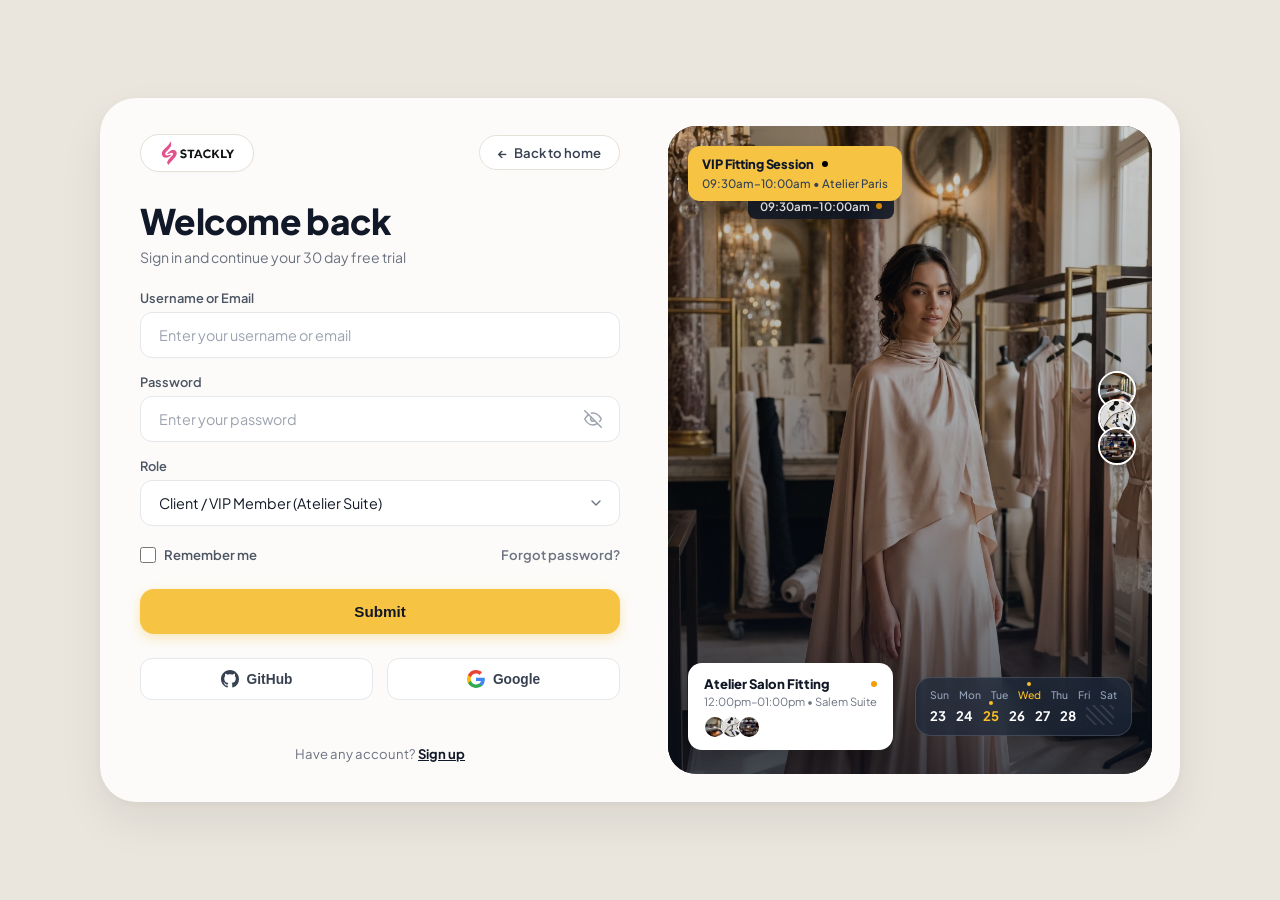
<file: login.html>
<!DOCTYPE html>
<html lang="en">

<head>
  <meta charset="utf-8" />
  <meta name="viewport" content="width=device-width, initial-scale=1" />
  <title>Welcome back | STACKLY Sign In</title>
  <meta name="description" content="Sign in to your STACKLY account and continue your 30 day free trial." />
  <link rel="icon" href="./favicon.webp" type="image/webp" />

  <!-- Fonts -->
  <link rel="preconnect" href="https://fonts.googleapis.com" />
  <link rel="preconnect" href="https://fonts.gstatic.com" crossorigin />
  <link href="https://fonts.googleapis.com/css2?family=Plus+Jakarta+Sans:wght@400;500;600;700;800&family=Playfair+Display:wght@600;700&display=swap" rel="stylesheet" />
  
  <link rel="stylesheet" href="./css/auth-dash.css" />
  <link rel="stylesheet" href="./css/responsive.css" />
</head>

<body class="auth-body">
  <main class="auth-container">
    <!-- LEFT SIDE: FORM -->
    <section class="auth-form-side">
      <div>
        <!-- Top Navigation -->
        <div class="auth-nav-row">
          <a href="./index.html" class="brand-pill" aria-label="STACKLY Home">
            <img src="./images/logo-pink.webp" alt="STACKLY" style="height: 24px; width: auto; display: block;" />
          </a>
          <a href="./index.html" class="back-home-btn">
            <span>&larr;</span> Back to home
          </a>
        </div>
 
        <!-- Mobile Fashion Banner -->
        <div class="auth-hero-banner">
          <img src="./images/auth-login-fashion.webp" alt="STACKLY Haute Couture Paris Atelier" />
          <div class="auth-hero-banner-overlay"></div>
          <div class="auth-hero-banner-tag">
            <span style="color:#E5A91B;">✨</span> VIP Atelier Member Suite
          </div>
        </div>

        <!-- Heading -->
        <h1 class="auth-heading">Welcome back</h1>
        <p class="auth-subheading">Sign in and continue your 30 day free trial</p>

        <!-- Success Alert -->
        <div id="login-alert" class="auth-success-banner" style="display:none;">
          <svg width="20" height="20" viewBox="0 0 24 24" fill="none" stroke="#059669" stroke-width="2.5" stroke-linecap="round" stroke-linejoin="round">
            <path d="M22 11.08V12a10 10 0 1 1-5.93-9.14"></path>
            <polyline points="22 4 12 14.01 9 11.01"></polyline>
          </svg>
          <span><strong>Login successful!</strong> Redirecting to your atelier dashboard...</span>
        </div>

        <!-- Login Form -->
        <form id="login-form" class="auth-fields-wrap" onsubmit="handleLogin(event)">
          <!-- Username / Email -->
          <div class="field-group">
            <label for="username" class="field-label">Username or Email</label>
            <div class="input-container">
              <input type="text" id="username" name="username" class="auth-input" placeholder="Enter your username or email" required autocomplete="username" />
            </div>
          </div>

          <!-- Password -->
          <div class="field-group">
            <label for="password" class="field-label">Password</label>
            <div class="input-container">
              <input type="password" id="password" name="password" class="auth-input" placeholder="Enter your password" required autocomplete="current-password" />
              <button type="button" class="eye-btn" id="toggle-password" aria-label="Toggle password visibility" onclick="togglePasswordVisibility('password', this)">
                <svg width="18" height="18" viewBox="0 0 24 24" fill="none" stroke="currentColor" stroke-width="2" stroke-linecap="round" stroke-linejoin="round">
                  <path d="M17.94 17.94A10.07 10.07 0 0 1 12 20c-7 0-11-8-11-8a18.45 18.45 0 0 1 5.06-5.94M9.9 4.24A9.12 9.12 0 0 1 12 4c7 0 11 8 11 8a18.5 18.5 0 0 1-2.16 3.19m-6.72-1.07a3 3 0 1 1-4.24-4.24"></path>
                  <line x1="1" y1="1" x2="23" y2="23"></line>
                </svg>
              </button>
            </div>
          </div>

          <!-- Role Dropdown -->
          <div class="field-group">
            <label for="role-select" class="field-label">Role</label>
            <div class="select-container">
              <select id="role-select" name="role" class="auth-select">
                <option value="user">Client / VIP Member (Atelier Suite)</option>
                <option value="admin">Boutique Director (Admin Studio)</option>
              </select>
              <svg class="select-chevron" width="16" height="16" viewBox="0 0 24 24" fill="none" stroke="currentColor" stroke-width="2" stroke-linecap="round" stroke-linejoin="round">
                <polyline points="6 9 12 15 18 9"></polyline>
              </svg>
            </div>
          </div>

          <!-- Remember & Forgot -->
          <div class="auth-aux-row">
            <label class="remember-label">
              <input type="checkbox" name="remember" />
              <span>Remember me</span>
            </label>
            <a href="./404error.html" class="forgot-link">Forgot password?</a>
          </div>

          <!-- Submit Button -->
          <button type="submit" class="auth-submit-btn" id="submit-btn">Submit</button>

          <!-- Social Buttons -->
          <div class="auth-social-row">
            <button type="button" class="social-btn" onclick="window.location.href='./404error.html';">
              <svg width="18" height="18" viewBox="0 0 24 24" fill="currentColor">
                <path d="M12 0C5.37 0 0 5.37 0 12c0 5.31 3.435 9.795 8.205 11.385.6.105.825-.255.825-.57 0-.285-.015-1.23-.015-2.235-3.015.555-3.795-.735-4.035-1.41-.135-.345-.72-1.41-1.23-1.695-.42-.225-1.02-.78-.015-.795.945-.015 1.62.87 1.845 1.23 1.08 1.815 2.805 1.305 3.495.99.105-.78.42-1.305.765-1.605-2.67-.3-5.46-1.335-5.46-5.925 0-1.305.465-2.385 1.23-3.225-.12-.3-.54-1.53.12-3.18 0 0 1.005-.315 3.3 1.23.96-.27 1.98-.405 3-.405s2.04.135 3 .405c2.295-1.56 3.3-1.23 3.3-1.23.66 1.65.24 2.88.12 3.18.765.84 1.23 1.905 1.23 3.225 0 4.605-2.805 5.625-5.475 5.925.435.375.81 1.095.81 2.22 0 1.605-.015 2.895-.015 3.3 0 .315.225.69.825.57A12.02 12.02 0 0 0 24 12c0-6.63-5.37-12-12-12z"/>
              </svg>
              <span>GitHub</span>
            </button>
            <button type="button" class="social-btn" onclick="window.location.href='./404error.html';">
              <svg width="18" height="18" viewBox="0 0 24 24">
                <path fill="#4285F4" d="M23.745 12.27c0-.7-.06-1.4-.19-2.07H12v4.51h6.6c-.29 1.52-1.14 2.82-2.4 3.68v3.05h3.88c2.27-2.09 3.665-5.17 3.665-9.17z"/>
                <path fill="#34A853" d="M12 24c3.24 0 5.95-1.08 7.93-2.91l-3.88-3.05c-1.08.72-2.45 1.16-4.05 1.16-3.12 0-5.77-2.1-6.72-4.93H1.25v3.15C3.26 21.36 7.36 24 12 24z"/>
                <path fill="#FBBC05" d="M5.28 14.27c-.25-.72-.38-1.49-.38-2.27s.13-1.55.38-2.27V6.58H1.25C.45 8.18 0 10.04 0 12s.45 3.82 1.25 5.42l4.03-3.15z"/>
                <path fill="#EA4335" d="M12 4.75c1.77 0 3.35.61 4.6 1.8l3.42-3.42C17.95 1.19 15.24 0 12 0 7.36 0 3.26 2.64 1.25 6.58l4.03 3.15c.95-2.83 3.6-4.98 6.72-4.98z"/>
              </svg>
              <span>Google</span>
            </button>
          </div>
        </form>
      </div>

      <!-- Footers -->
      <footer class="auth-footer">
        <div class="auth-footer-text">
          Have any account? <a href="./signup.html" class="auth-footer-link">Sign up</a>
        </div>
      </footer>
    </section>

    <!-- RIGHT SIDE: VISUAL SHOWCASE (Boutique Atelier) -->
    <aside class="auth-showcase-side" aria-label="Haute Couture Atelier Showcase">
      <img src="./images/auth-login-fashion.webp" alt="STACKLY Haute Couture Paris Atelier" class="showcase-bg-img" />
      <div class="showcase-gradient-overlay"></div>

      <!-- Top Floating Task Card -->
      <div class="task-widget-card">
        <div class="task-widget-head">
          <span class="task-widget-title">VIP Fitting Session</span>
          <span class="black-dot"></span>
        </div>
        <div class="task-widget-time">09:30am–10:00am • Atelier Paris</div>
      </div>

      <!-- Time Pill Widget -->
      <div class="time-pill-widget">
        <span>09:30am–10:00am</span>
        <span class="yellow-dot"></span>
      </div>

      <!-- Vertical Avatar Stack on Right Edge -->
      <div class="avatar-stack-vertical">
        <img src="./images/avatar-client.webp" alt="VIP Client" class="stacked-avatar" />
        <img src="./images/avatar-stylist.webp" alt="Head Stylist" class="stacked-avatar" />
        <img src="./images/avatar-admin.webp" alt="Master Tailor" class="stacked-avatar" />
      </div>

      <!-- Bottom Left Floating Daily Meeting Card -->
      <div class="daily-meeting-card">
        <div class="meeting-card-head">
          <span class="meeting-card-title">Atelier Salon Fitting</span>
          <span class="yellow-dot"></span>
        </div>
        <div class="meeting-card-time">12:00pm–01:00pm • Salem Suite</div>
        <div class="meeting-card-avatars">
          <img src="./images/avatar-client.webp" alt="" />
          <img src="./images/avatar-stylist.webp" alt="" />
          <img src="./images/avatar-admin.webp" alt="" />
        </div>
      </div>

      <!-- Bottom Right Glassmorphism Calendar Pill -->
      <div class="glass-calendar-pill">
        <div class="cal-days-row">
          <span>Sun</span><span>Mon</span><span>Tue</span><span class="cal-active-day">Wed</span><span>Thu</span><span>Fri</span><span>Sat</span>
        </div>
        <div class="cal-dates-row">
          <span>23</span><span>24</span><span class="cal-active-day">25</span><span>26</span><span>27</span><span>28</span>
          <span class="cal-stripes" aria-hidden="true"></span>
        </div>
      </div>
    </aside>
  </main>

  <script>
    function togglePasswordVisibility(fieldId, btn) {
      const field = document.getElementById(fieldId);
      if (!field) return;
      const isPass = field.type === 'password';
      field.type = isPass ? 'text' : 'password';
      btn.innerHTML = isPass ? `
        <svg width="18" height="18" viewBox="0 0 24 24" fill="none" stroke="currentColor" stroke-width="2" stroke-linecap="round" stroke-linejoin="round">
          <path d="M1 12s4-8 11-8 11 8 11 8-4 8-11 8-11-8-11-8z"></path>
          <circle cx="12" cy="12" r="3"></circle>
        </svg>
      ` : `
        <svg width="18" height="18" viewBox="0 0 24 24" fill="none" stroke="currentColor" stroke-width="2" stroke-linecap="round" stroke-linejoin="round">
          <path d="M17.94 17.94A10.07 10.07 0 0 1 12 20c-7 0-11-8-11-8a18.45 18.45 0 0 1 5.06-5.94M9.9 4.24A9.12 9.12 0 0 1 12 4c7 0 11 8 11 8a18.5 18.5 0 0 1-2.16 3.19m-6.72-1.07a3 3 0 1 1-4.24-4.24"></path>
          <line x1="1" y1="1" x2="23" y2="23"></line>
        </svg>
      `;
    }

    function handleLogin(e) {
      e.preventDefault();
      const role = document.getElementById('role-select').value;
      const username = document.getElementById('username').value.trim();
      const submitBtn = document.getElementById('submit-btn');
      const alertBox = document.getElementById('login-alert');
      
      // Update button to show "Login successful!"
      submitBtn.style.background = '#10B981';
      submitBtn.style.color = '#FFFFFF';
      submitBtn.innerHTML = '&#10003; Login successful!';
      submitBtn.disabled = true;

      // Show the prominent success banner
      if (alertBox) {
        alertBox.style.display = 'flex';
      }

      // Store in session/local storage
      localStorage.setItem('stackly_auth_user', JSON.stringify({
        email: username || 'lingalamanasa123@gmail.com',
        role: role
      }));

      setTimeout(() => {
        window.location.href = `./dashboard.html?role=${role}`;
      }, 1000);
    }

    function socialAuth(provider) {
      window.location.href = './404error.html';
    }
  </script>
</body>
</html>
</file>
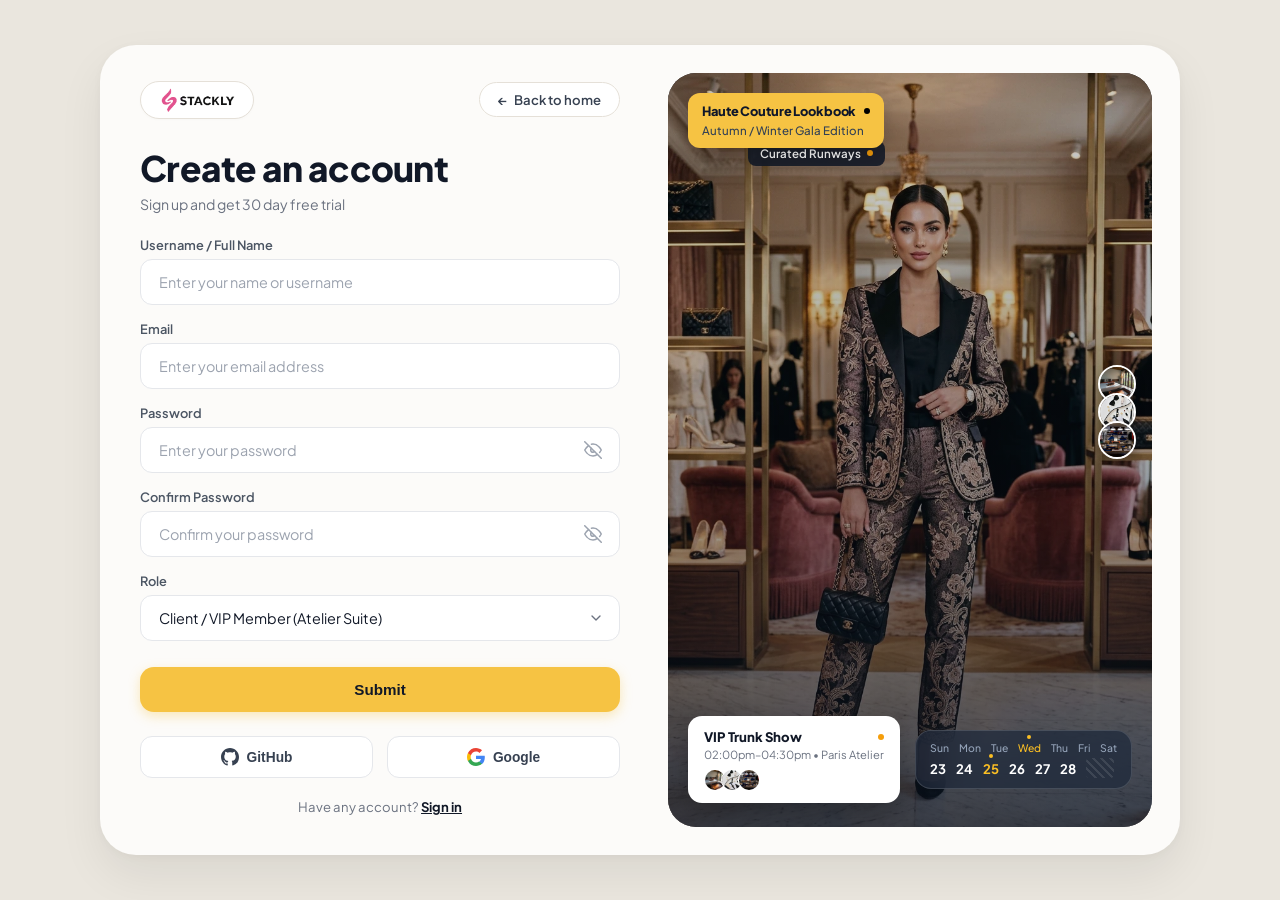
<file: signup.html>
<!DOCTYPE html>
<html lang="en">

<head>
  <meta charset="utf-8" />
  <meta name="viewport" content="width=device-width, initial-scale=1" />
  <title>Create an account | STACKLY Sign Up</title>
  <meta name="description" content="Sign up and get a 30 day free trial with STACKLY." />
  <link rel="icon" href="./favicon.webp" type="image/webp" />

  <!-- Fonts -->
  <link rel="preconnect" href="https://fonts.googleapis.com" />
  <link rel="preconnect" href="https://fonts.gstatic.com" crossorigin />
  <link href="https://fonts.googleapis.com/css2?family=Plus+Jakarta+Sans:wght@400;500;600;700;800&family=Playfair+Display:wght@600;700&display=swap" rel="stylesheet" />
  
  <link rel="stylesheet" href="./css/auth-dash.css" />
  <link rel="stylesheet" href="./css/responsive.css" />
</head>

<body class="auth-body">
  <main class="auth-container">
    <!-- LEFT SIDE: FORM (Screenshot 2) -->
    <section class="auth-form-side">
      <div>
        <!-- Top Navigation -->
        <div class="auth-nav-row">
          <a href="./index.html" class="brand-pill" aria-label="STACKLY Home">
            <img src="./images/logo-pink.webp" alt="STACKLY" style="height: 24px; width: auto; display: block;" />
          </a>
          <a href="./index.html" class="back-home-btn">
            <span>&larr;</span> Back to home
          </a>
        </div>
 
        <!-- Mobile Fashion Banner -->
        <div class="auth-hero-banner">
          <img src="./images/auth-signup-fashion.webp" alt="STACKLY Haute Couture Fashion Showroom" />
          <div class="auth-hero-banner-overlay"></div>
          <div class="auth-hero-banner-tag">
            <span style="color:#E5A91B;">✨</span> Haute Couture Membership
          </div>
        </div>

        <!-- Heading -->
        <h1 class="auth-heading">Create an account</h1>
        <p class="auth-subheading">Sign up and get 30 day free trial</p>

        <!-- Signup Form -->
        <form id="signup-form" class="auth-fields-wrap" onsubmit="handleSignup(event)">
          <!-- Username / Full Name -->
          <div class="field-group">
            <label for="fullname" class="field-label">Username / Full Name</label>
            <div class="input-container">
              <input type="text" id="fullname" name="fullname" class="auth-input" placeholder="Enter your name or username" required autocomplete="name" />
            </div>
          </div>

          <!-- Email -->
          <div class="field-group">
            <label for="email" class="field-label">Email</label>
            <div class="input-container">
              <input type="email" id="email" name="email" class="auth-input" placeholder="Enter your email address" required autocomplete="email" />
            </div>
          </div>

          <!-- Password -->
          <div class="field-group">
            <label for="signup-password" class="field-label">Password</label>
            <div class="input-container">
              <input type="password" id="signup-password" name="password" class="auth-input" placeholder="Enter your password" required autocomplete="new-password" />
              <button type="button" class="eye-btn" aria-label="Toggle password visibility" onclick="togglePasswordVisibility('signup-password', this)">
                <svg width="18" height="18" viewBox="0 0 24 24" fill="none" stroke="currentColor" stroke-width="2" stroke-linecap="round" stroke-linejoin="round">
                  <path d="M17.94 17.94A10.07 10.07 0 0 1 12 20c-7 0-11-8-11-8a18.45 18.45 0 0 1 5.06-5.94M9.9 4.24A9.12 9.12 0 0 1 12 4c7 0 11 8 11 8a18.5 18.5 0 0 1-2.16 3.19m-6.72-1.07a3 3 0 1 1-4.24-4.24"></path>
                  <line x1="1" y1="1" x2="23" y2="23"></line>
                </svg>
              </button>
            </div>
          </div>

          <!-- Confirm Password -->
          <div class="field-group">
            <label for="confirm-password" class="field-label">Confirm Password</label>
            <div class="input-container">
              <input type="password" id="confirm-password" name="confirm_password" class="auth-input" placeholder="Confirm your password" required autocomplete="new-password" />
              <button type="button" class="eye-btn" aria-label="Toggle confirm password visibility" onclick="togglePasswordVisibility('confirm-password', this)">
                <svg width="18" height="18" viewBox="0 0 24 24" fill="none" stroke="currentColor" stroke-width="2" stroke-linecap="round" stroke-linejoin="round">
                  <path d="M17.94 17.94A10.07 10.07 0 0 1 12 20c-7 0-11-8-11-8a18.45 18.45 0 0 1 5.06-5.94M9.9 4.24A9.12 9.12 0 0 1 12 4c7 0 11 8 11 8a18.5 18.5 0 0 1-2.16 3.19m-6.72-1.07a3 3 0 1 1-4.24-4.24"></path>
                  <line x1="1" y1="1" x2="23" y2="23"></line>
                </svg>
              </button>
            </div>
          </div>

          <!-- Role Dropdown -->
          <div class="field-group">
            <label for="signup-role-select" class="field-label">Role</label>
            <div class="select-container">
              <select id="signup-role-select" name="role" class="auth-select">
                <option value="user">Client / VIP Member (Atelier Suite)</option>
                <option value="admin">Boutique Director (Admin Studio)</option>
              </select>
              <svg class="select-chevron" width="16" height="16" viewBox="0 0 24 24" fill="none" stroke="currentColor" stroke-width="2" stroke-linecap="round" stroke-linejoin="round">
                <polyline points="6 9 12 15 18 9"></polyline>
              </svg>
            </div>
          </div>

          <!-- Submit Button -->
          <button type="submit" class="auth-submit-btn" id="signup-submit-btn">Submit</button>

          <!-- Social Buttons -->
          <div class="auth-social-row">
            <button type="button" class="social-btn" onclick="window.location.href='./404error.html';">
              <svg width="18" height="18" viewBox="0 0 24 24" fill="currentColor">
                <path d="M12 0C5.37 0 0 5.37 0 12c0 5.31 3.435 9.795 8.205 11.385.6.105.825-.255.825-.57 0-.285-.015-1.23-.015-2.235-3.015.555-3.795-.735-4.035-1.41-.135-.345-.72-1.41-1.23-1.695-.42-.225-1.02-.78-.015-.795.945-.015 1.62.87 1.845 1.23 1.08 1.815 2.805 1.305 3.495.99.105-.78.42-1.305.765-1.605-2.67-.3-5.46-1.335-5.46-5.925 0-1.305.465-2.385 1.23-3.225-.12-.3-.54-1.53.12-3.18 0 0 1.005-.315 3.3 1.23.96-.27 1.98-.405 3-.405s2.04.135 3 .405c2.295-1.56 3.3-1.23 3.3-1.23.66 1.65.24 2.88.12 3.18.765.84 1.23 1.905 1.23 3.225 0 4.605-2.805 5.625-5.475 5.925.435.375.81 1.095.81 2.22 0 1.605-.015 2.895-.015 3.3 0 .315.225.69.825.57A12.02 12.02 0 0 0 24 12c0-6.63-5.37-12-12-12z"/>
              </svg>
              <span>GitHub</span>
            </button>
            <button type="button" class="social-btn" onclick="window.location.href='./404error.html';">
              <svg width="18" height="18" viewBox="0 0 24 24">
                <path fill="#4285F4" d="M23.745 12.27c0-.7-.06-1.4-.19-2.07H12v4.51h6.6c-.29 1.52-1.14 2.82-2.4 3.68v3.05h3.88c2.27-2.09 3.665-5.17 3.665-9.17z"/>
                <path fill="#34A853" d="M12 24c3.24 0 5.95-1.08 7.93-2.91l-3.88-3.05c-1.08.72-2.45 1.16-4.05 1.16-3.12 0-5.77-2.1-6.72-4.93H1.25v3.15C3.26 21.36 7.36 24 12 24z"/>
                <path fill="#FBBC05" d="M5.28 14.27c-.25-.72-.38-1.49-.38-2.27s.13-1.55.38-2.27V6.58H1.25C.45 8.18 0 10.04 0 12s.45 3.82 1.25 5.42l4.03-3.15z"/>
                <path fill="#EA4335" d="M12 4.75c1.77 0 3.35.61 4.6 1.8l3.42-3.42C17.95 1.19 15.24 0 12 0 7.36 0 3.26 2.64 1.25 6.58l4.03 3.15c.95-2.83 3.6-4.98 6.72-4.98z"/>
              </svg>
              <span>Google</span>
            </button>
          </div>
        </form>
      </div>

      <!-- Footers -->
      <footer class="auth-footer">
        <div class="auth-footer-text">
          Have any account? <a href="./login.html" class="auth-footer-link">Sign in</a>
        </div>
      </footer>
    </section>

    <!-- RIGHT SIDE: VISUAL SHOWCASE (Boutique Showroom) -->
    <aside class="auth-showcase-side" aria-label="Haute Couture Showroom Showcase">
      <img src="./images/auth-signup-fashion.webp" alt="STACKLY Haute Couture Fashion Showroom" class="showcase-bg-img" />
      <div class="showcase-gradient-overlay"></div>

      <!-- Top Floating Task Card -->
      <div class="task-widget-card">
        <div class="task-widget-head">
          <span class="task-widget-title">Haute Couture Lookbook</span>
          <span class="black-dot"></span>
        </div>
        <div class="task-widget-time">Autumn / Winter Gala Edition</div>
      </div>

      <!-- Time Pill Widget -->
      <div class="time-pill-widget">
        <span>Curated Runways</span>
        <span class="yellow-dot"></span>
      </div>

      <!-- Vertical Avatar Stack on Right Edge -->
      <div class="avatar-stack-vertical">
        <img src="./images/avatar-client.webp" alt="VIP Member" class="stacked-avatar" />
        <img src="./images/avatar-stylist.webp" alt="Atelier Director" class="stacked-avatar" />
        <img src="./images/avatar-admin.webp" alt="Artisan Designer" class="stacked-avatar" />
      </div>

      <!-- Bottom Left Floating Daily Meeting Card -->
      <div class="daily-meeting-card">
        <div class="meeting-card-head">
          <span class="meeting-card-title">VIP Trunk Show</span>
          <span class="yellow-dot"></span>
        </div>
        <div class="meeting-card-time">02:00pm–04:30pm • Paris Atelier</div>
        <div class="meeting-card-avatars">
          <img src="./images/avatar-client.webp" alt="" />
          <img src="./images/avatar-stylist.webp" alt="" />
          <img src="./images/avatar-admin.webp" alt="" />
        </div>
      </div>

      <!-- Bottom Right Glassmorphism Calendar Pill -->
      <div class="glass-calendar-pill">
        <div class="cal-days-row">
          <span>Sun</span><span>Mon</span><span>Tue</span><span class="cal-active-day">Wed</span><span>Thu</span><span>Fri</span><span>Sat</span>
        </div>
        <div class="cal-dates-row">
          <span>23</span><span>24</span><span class="cal-active-day">25</span><span>26</span><span>27</span><span>28</span>
          <span class="cal-stripes" aria-hidden="true"></span>
        </div>
      </div>
    </aside>
  </main>

  <script>
    function togglePasswordVisibility(fieldId, btn) {
      const field = document.getElementById(fieldId);
      if (!field) return;
      const isPass = field.type === 'password';
      field.type = isPass ? 'text' : 'password';
      btn.innerHTML = isPass ? `
        <svg width="18" height="18" viewBox="0 0 24 24" fill="none" stroke="currentColor" stroke-width="2" stroke-linecap="round" stroke-linejoin="round">
          <path d="M1 12s4-8 11-8 11 8 11 8-4 8-11 8-11-8-11-8z"></path>
          <circle cx="12" cy="12" r="3"></circle>
        </svg>
      ` : `
        <svg width="18" height="18" viewBox="0 0 24 24" fill="none" stroke="currentColor" stroke-width="2" stroke-linecap="round" stroke-linejoin="round">
          <path d="M17.94 17.94A10.07 10.07 0 0 1 12 20c-7 0-11-8-11-8a18.45 18.45 0 0 1 5.06-5.94M9.9 4.24A9.12 9.12 0 0 1 12 4c7 0 11 8 11 8a18.5 18.5 0 0 1-2.16 3.19m-6.72-1.07a3 3 0 1 1-4.24-4.24"></path>
          <line x1="1" y1="1" x2="23" y2="23"></line>
        </svg>
      `;
    }

    function handleSignup(e) {
      e.preventDefault();
      const role = document.getElementById('signup-role-select').value;
      const email = document.getElementById('email').value.trim();
      const pass = document.getElementById('signup-password').value;
      const confirmPass = document.getElementById('confirm-password').value;
      const submitBtn = document.getElementById('signup-submit-btn');

      if (pass !== confirmPass) {
        alert('Passwords do not match. Please verify your password entry.');
        return;
      }

      submitBtn.innerText = 'Redirecting to login...';
      submitBtn.disabled = true;

      // Save user credentials so login can recognize them
      localStorage.setItem('stackly_auth_user', JSON.stringify({
        email: email || 'lingalamanasa123@gmail.com',
        role: role
      }));

      setTimeout(() => {
        window.location.href = './login.html';
      }, 400);
    }

    function socialAuth(provider) {
      window.location.href = './404error.html';
    }
  </script>
</body>
</html>
</file>
<file: css/auth-dash.css>
/* ==========================================================================
   STACKLY — AUTH & DASHBOARDS DESIGN SYSTEM
   Exact 1:1 match to User Screenshots 1, 2, 3, & 4
   ========================================================================== */

:root {
  /* Auth Colors */
  --auth-bg: #EAE6DE;
  --auth-card-bg: #FCFBF9;
  --auth-yellow: #F6C343;
  --auth-yellow-hover: #EAB22E;
  --auth-border: #E5E0D8;
  --auth-text-dark: #111827;
  --auth-text-muted: #6B7280;

  /* Dashboard Colors (Haute Couture Rose & Pink Boutique) */
  --dash-spruce: #A8274E;
  --dash-spruce-dark: #8E193C;
  --dash-spruce-light: #B8325A;
  --dash-spruce-pill: rgba(255, 255, 255, 0.22);
  --dash-mint: #FF8DA6;
  --dash-mint-light: #FCE7F3;
  --dash-amber: #F59E0B;
  --dash-amber-light: #FEF3C7;
  --dash-linen: #FAF4F5;
  --dash-card-bg: #FFFFFF;
  --dash-btn-green: #D47A88;
  --dash-btn-green-hover: #BF6573;
  --dash-border: #F0E1E4;
  --dash-text-dark: #231217;
  --dash-text-muted: #7E636A;
}

* {
  box-sizing: border-box;
  margin: 0;
  padding: 0;
}

body.auth-body {
  font-family: 'Plus Jakarta Sans', -apple-system, BlinkMacSystemFont, sans-serif;
  background-color: var(--auth-bg);
  min-height: 100vh;
  display: flex;
  align-items: center;
  justify-content: center;
  padding: 24px 16px;
  color: var(--auth-text-dark);
}

/* ==========================================================================
   AUTH CARD WRAPPER (Screenshot 1 & 2)
   ========================================================================== */
.auth-container {
  width: 100%;
  max-width: 1080px;
  background: var(--auth-card-bg);
  border-radius: 36px;
  box-shadow: 0 20px 45px rgba(0, 0, 0, 0.07), 0 2px 10px rgba(0, 0, 0, 0.03);
  padding: 28px;
  display: grid;
  grid-template-columns: 1.05fr 1fr;
  gap: 32px;
  position: relative;
}

/* --- Left Side: Form --- */
.auth-form-side {
  padding: 8px 16px 12px 12px;
  display: flex;
  flex-direction: column;
  justify-content: space-between;
}

.auth-nav-row {
  display: flex;
  align-items: center;
  justify-content: space-between;
  margin-bottom: 28px;
}

.brand-pill {
  display: inline-flex;
  align-items: center;
  gap: 8px;
  padding: 6px 18px;
  border: 1.5px solid var(--auth-border);
  border-radius: 999px;
  background: #FFFFFF;
  text-decoration: none;
  box-shadow: 0 1px 3px rgba(0,0,0,0.02);
  transition: all 0.2s ease;
}

.brand-pill:hover {
  border-color: #D47A88;
  transform: translateY(-1px);
}

.brand-pill-icon {
  width: 20px;
  height: 20px;
  color: #D47A88;
}

.brand-pill-text {
  font-family: 'Plus Jakarta Sans', sans-serif;
  font-weight: 800;
  font-size: 0.95rem;
  letter-spacing: 0.08em;
  color: #B82E55;
}

.back-home-btn {
  display: inline-flex;
  align-items: center;
  gap: 6px;
  padding: 8px 18px;
  border: 1.5px solid var(--auth-border);
  border-radius: 999px;
  background: #FFFFFF;
  color: #374151;
  font-size: 0.82rem;
  font-weight: 600;
  text-decoration: none;
  transition: all 0.2s ease;
}

.back-home-btn:hover {
  background: #F3F4F6;
  border-color: #D1D5DB;
}

.auth-heading {
  font-size: clamp(1.8rem, 2.8vw, 2.2rem);
  font-weight: 800;
  color: var(--auth-text-dark);
  letter-spacing: -0.02em;
  line-height: 1.2;
}

.auth-subheading {
  font-size: 0.88rem;
  color: var(--auth-text-muted);
  margin-top: 6px;
  margin-bottom: 24px;
}

.auth-success-banner {
  display: flex;
  align-items: center;
  gap: 10px;
  padding: 12px 18px;
  background: #ECFDF5;
  border: 1.5px solid #A7F3D0;
  border-radius: 14px;
  color: #065F46;
  font-size: 0.88rem;
  margin-bottom: 20px;
  animation: slideDownToast 0.3s ease forwards;
}

@keyframes slideDownToast {
  from { opacity: 0; transform: translateY(-8px); }
  to { opacity: 1; transform: translateY(0); }
}

/* Form Fields */
.auth-fields-wrap {
  display: flex;
  flex-direction: column;
  gap: 16px;
}

.field-group {
  display: flex;
  flex-direction: column;
  gap: 6px;
}

.field-label {
  font-size: 0.8rem;
  font-weight: 600;
  color: #4B5563;
}

.input-container {
  position: relative;
  display: flex;
  align-items: center;
}

.auth-input {
  width: 100%;
  padding: 13px 18px;
  border: 1.5px solid #E5E7EB;
  border-radius: 12px;
  background: #FFFFFF;
  font-size: 0.9rem;
  font-family: inherit;
  color: var(--auth-text-dark);
  transition: border-color 0.2s, box-shadow 0.2s;
  outline: none;
}

.auth-input:focus {
  border-color: #F59E0B;
  box-shadow: 0 0 0 3px rgba(245, 158, 11, 0.15);
}

.auth-input::placeholder {
  color: #9CA3AF;
  font-weight: 400;
}

.eye-btn {
  position: absolute;
  right: 14px;
  background: none;
  border: none;
  cursor: pointer;
  color: #9CA3AF;
  display: flex;
  align-items: center;
  justify-content: center;
  padding: 4px;
}

.eye-btn:hover {
  color: #4B5563;
}

/* Custom Select */
.select-container {
  position: relative;
}

.auth-select {
  width: 100%;
  padding: 13px 18px;
  padding-right: 40px;
  border: 1.5px solid #E5E7EB;
  border-radius: 12px;
  background: #FFFFFF;
  font-size: 0.9rem;
  font-family: inherit;
  color: var(--auth-text-dark);
  appearance: none;
  cursor: pointer;
  outline: none;
}

.auth-select:focus {
  border-color: #F59E0B;
  box-shadow: 0 0 0 3px rgba(245, 158, 11, 0.15);
}

.select-chevron {
  position: absolute;
  right: 16px;
  top: 50%;
  transform: translateY(-50%);
  pointer-events: none;
  color: #6B7280;
}

/* Row with Checkbox & Forgot link */
.auth-aux-row {
  display: flex;
  align-items: center;
  justify-content: space-between;
  margin-top: 4px;
}

.remember-label {
  display: inline-flex;
  align-items: center;
  gap: 8px;
  font-size: 0.82rem;
  font-weight: 600;
  color: #4B5563;
  cursor: pointer;
}

.remember-label input[type="checkbox"] {
  width: 16px;
  height: 16px;
  accent-color: #F59E0B;
  cursor: pointer;
}

.forgot-link {
  font-size: 0.82rem;
  font-weight: 600;
  color: #6B7280;
  text-decoration: none;
  transition: color 0.2s;
}

.forgot-link:hover {
  color: #1F2937;
  text-decoration: underline;
}

/* Yellow Submit Button */
.auth-submit-btn {
  margin-top: 10px;
  width: 100%;
  padding: 14px 20px;
  background: var(--auth-yellow);
  color: #111827;
  font-weight: 700;
  font-size: 0.95rem;
  border: none;
  border-radius: 14px;
  cursor: pointer;
  transition: background 0.2s, transform 0.1s, box-shadow 0.2s;
  box-shadow: 0 4px 12px rgba(246, 195, 67, 0.35);
}

.auth-submit-btn:hover {
  background: var(--auth-yellow-hover);
  box-shadow: 0 6px 16px rgba(246, 195, 67, 0.45);
}

.auth-submit-btn:active {
  transform: scale(0.99);
}

/* Social Buttons */
.auth-social-row {
  display: grid;
  grid-template-columns: 1fr 1fr;
  gap: 14px;
  margin-top: 8px;
}

.social-btn {
  display: inline-flex;
  align-items: center;
  justify-content: center;
  gap: 8px;
  padding: 11px 16px;
  border: 1.5px solid #E5E7EB;
  border-radius: 12px;
  background: #FFFFFF;
  color: #374151;
  font-size: 0.86rem;
  font-weight: 600;
  cursor: pointer;
  transition: all 0.2s;
}

.social-btn:hover {
  background: #F9FAFB;
  border-color: #D1D5DB;
}

/* Footers */
.auth-footer {
  margin-top: 20px;
  text-align: center;
  display: flex;
  flex-direction: column;
  gap: 12px;
}

.auth-footer-text {
  font-size: 0.82rem;
  color: #6B7280;
}

.auth-footer-link {
  font-weight: 700;
  color: #111827;
  text-decoration: underline;
}

.github-repo-link {
  display: inline-flex;
  align-items: center;
  justify-content: center;
  gap: 6px;
  font-size: 0.78rem;
  color: #6B7280;
  text-decoration: none;
  transition: color 0.2s;
}

.github-repo-link:hover {
  color: #111827;
}

/* --- Mobile/Tablet Fashion Banner (Visible on mobile/tablet) --- */
.auth-hero-banner {
  display: none;
  width: 100%;
  height: clamp(140px, 32vw, 210px);
  border-radius: 18px;
  overflow: hidden;
  position: relative;
  margin-top: 16px;
  margin-bottom: 20px;
  box-shadow: 0 8px 24px rgba(0, 0, 0, 0.1);
}

.auth-hero-banner img {
  width: 100%;
  height: 100%;
  object-fit: cover;
  object-position: center 25%;
  display: block;
}

.auth-hero-banner-overlay {
  position: absolute;
  inset: 0;
  background: linear-gradient(180deg, rgba(0, 0, 0, 0.05) 0%, rgba(17, 17, 20, 0.65) 100%);
  pointer-events: none;
}

.auth-hero-banner-tag {
  position: absolute;
  bottom: 12px;
  left: 14px;
  background: rgba(255, 255, 255, 0.94);
  backdrop-filter: blur(8px);
  -webkit-backdrop-filter: blur(8px);
  color: #111114;
  font-size: 0.72rem;
  font-weight: 700;
  letter-spacing: 0.06em;
  text-transform: uppercase;
  padding: 5px 12px;
  border-radius: 20px;
  display: inline-flex;
  align-items: center;
  gap: 6px;
  box-shadow: 0 4px 12px rgba(0, 0, 0, 0.16);
}

@media (max-width: 990px) {
  .auth-hero-banner {
    display: block;
  }
}

/* --- Right Side: Visual Showcase Card --- */
.auth-showcase-side {
  background: #0B111E;
  border-radius: 28px;
  overflow: hidden;
  position: relative;
  min-height: 560px;
  box-shadow: inset 0 0 0 1px rgba(255, 255, 255, 0.08);
}

.showcase-bg-img {
  width: 100%;
  height: 100%;
  object-fit: cover;
  object-position: center;
  display: block;
}

.showcase-gradient-overlay {
  position: absolute;
  inset: 0;
  background: linear-gradient(180deg, rgba(11, 17, 30, 0.2) 0%, rgba(11, 17, 30, 0.4) 60%, rgba(11, 17, 30, 0.75) 100%);
  pointer-events: none;
}

/* Top Floating Yellow Task Card */
.task-widget-card {
  position: absolute;
  top: 20px;
  left: 20px;
  background: var(--auth-yellow);
  color: #0F172A;
  border-radius: 12px;
  padding: 10px 14px;
  box-shadow: 0 10px 24px rgba(0, 0, 0, 0.22);
  z-index: 10;
}

.task-widget-head {
  display: flex;
  align-items: center;
  gap: 8px;
}

.task-widget-title {
  font-size: 0.8rem;
  font-weight: 800;
  letter-spacing: -0.01em;
}

.black-dot {
  width: 6px;
  height: 6px;
  border-radius: 50%;
  background: #000000;
}

.task-widget-time {
  font-size: 0.72rem;
  font-weight: 500;
  color: #334155;
  margin-top: 4px;
}

/* Close button on top-right */
.showcase-close-btn {
  position: absolute;
  top: 20px;
  right: 20px;
  width: 32px;
  height: 32px;
  border-radius: 50%;
  background: #FFFFFF;
  border: none;
  display: flex;
  align-items: center;
  justify-content: center;
  cursor: pointer;
  z-index: 10;
  box-shadow: 0 4px 12px rgba(0,0,0,0.15);
  transition: transform 0.2s;
}

.showcase-close-btn:hover {
  transform: scale(1.05);
}

/* Black Time Pill (below task card) */
.time-pill-widget {
  position: absolute;
  top: 68px;
  left: 80px;
  background: rgba(17, 24, 39, 0.88);
  backdrop-filter: blur(8px);
  color: #FFFFFF;
  padding: 5px 12px;
  border-radius: 8px;
  font-size: 0.72rem;
  font-weight: 600;
  display: flex;
  align-items: center;
  gap: 6px;
  z-index: 9;
}

.yellow-dot {
  width: 6px;
  height: 6px;
  border-radius: 50%;
  background: #F59E0B;
}

/* Vertical Avatar Stack on Right Edge */
.avatar-stack-vertical {
  position: absolute;
  right: 16px;
  top: 45%;
  transform: translateY(-50%);
  display: flex;
  flex-direction: column;
  z-index: 10;
}

.stacked-avatar {
  width: 38px;
  height: 38px;
  border-radius: 50%;
  border: 2.5px solid #FFFFFF;
  object-fit: cover;
  box-shadow: 0 4px 10px rgba(0, 0, 0, 0.25);
  margin-top: -10px;
}

.stacked-avatar:first-child {
  margin-top: 0;
}

/* Bottom Left Daily Meeting Card */
.daily-meeting-card {
  position: absolute;
  bottom: 24px;
  left: 20px;
  background: #FFFFFF;
  border-radius: 14px;
  padding: 12px 16px;
  box-shadow: 0 12px 28px rgba(0, 0, 0, 0.28);
  z-index: 10;
  min-width: 150px;
}

.meeting-card-head {
  display: flex;
  align-items: center;
  justify-content: space-between;
  gap: 8px;
}

.meeting-card-title {
  font-size: 0.82rem;
  font-weight: 800;
  color: #111827;
}

.meeting-card-time {
  font-size: 0.7rem;
  color: #6B7280;
  margin-top: 2px;
  margin-bottom: 8px;
}

.meeting-card-avatars {
  display: flex;
  align-items: center;
}

.meeting-card-avatars img {
  width: 22px;
  height: 22px;
  border-radius: 50%;
  border: 1.5px solid #FFFFFF;
  margin-left: -5px;
  object-fit: cover;
}

.meeting-card-avatars img:first-child {
  margin-left: 0;
}

/* Bottom Right Glassmorphism Calendar Pill */
.glass-calendar-pill {
  position: absolute;
  bottom: 38px;
  right: 20px;
  background: rgba(30, 41, 59, 0.72);
  backdrop-filter: blur(14px);
  -webkit-backdrop-filter: blur(14px);
  border: 1px solid rgba(255, 255, 255, 0.14);
  border-radius: 16px;
  padding: 10px 14px;
  z-index: 9;
  color: #FFFFFF;
}

.cal-days-row, .cal-dates-row {
  display: flex;
  align-items: center;
  gap: 10px;
  text-align: center;
}

.cal-days-row {
  font-size: 0.65rem;
  color: #94A3B8;
  font-weight: 500;
  margin-bottom: 4px;
}

.cal-dates-row {
  font-size: 0.82rem;
  font-weight: 700;
}

.cal-active-day {
  color: #FBBF24 !important;
  position: relative;
}

.cal-active-day::after {
  content: "";
  position: absolute;
  top: -6px;
  left: 50%;
  transform: translateX(-50%);
  width: 4px;
  height: 4px;
  border-radius: 50%;
  background: #FBBF24;
}

.cal-stripes {
  width: 28px;
  height: 20px;
  background: repeating-linear-gradient(45deg, rgba(255,255,255,0.1), rgba(255,255,255,0.1) 2px, transparent 2px, transparent 6px);
  border-radius: 4px;
  display: inline-block;
}

/* ==========================================================================
   DASHBOARDS SYSTEM (Screenshot 3 & Screenshot 4)
   ========================================================================== */
body.dash-body {
  font-family: 'Plus Jakarta Sans', -apple-system, BlinkMacSystemFont, sans-serif;
  background-color: var(--dash-linen);
  color: var(--dash-text-dark);
  min-height: 100vh;
  display: flex;
  flex-direction: column;
}

/* Top Bar */
.dash-topbar {
  background: linear-gradient(135deg, #8E193C 0%, #B82E55 50%, #C83B64 100%);
  color: #FFFFFF;
  padding: 14px 28px;
  display: flex;
  align-items: center;
  justify-content: space-between;
  border-bottom: 1px solid rgba(255, 255, 255, 0.15);
  box-shadow: 0 4px 20px rgba(142, 25, 60, 0.25);
  position: sticky;
  top: 0;
  z-index: 100;
}

.dash-topbar-left {
  display: flex;
  align-items: center;
  gap: 16px;
}

.dash-brand {
  display: flex;
  align-items: center;
  gap: 8px;
  text-decoration: none;
  color: #FFFFFF;
  flex-shrink: 0;
  min-width: fit-content;
}

.dash-brand-logo-img {
  height: 28px;
  width: auto;
  max-width: 140px;
  object-fit: contain;
  display: block;
}

.dash-brand-icon {
  width: 22px;
  height: 22px;
  color: #FF8DA6;
}

.dash-brand-name {
  font-weight: 800;
  font-size: 1.15rem;
  letter-spacing: 0.08em;
}

.dash-nav-burger {
  display: none !important;
  align-items: center;
  justify-content: center;
  background: rgba(255, 255, 255, 0.16);
  border: 1px solid rgba(255, 255, 255, 0.28);
  border-radius: 8px;
  color: #FFFFFF;
  padding: 6px;
  cursor: pointer;
  transition: all 0.2s ease;
  line-height: 0;
  flex-shrink: 0;
}

.dash-nav-burger:hover {
  background: rgba(255, 255, 255, 0.28);
  border-color: rgba(255, 255, 255, 0.45);
}

.dash-role-badge {
  display: inline-flex;
  align-items: center;
  gap: 6px;
  padding: 4px 14px;
  border-radius: 999px;
  background: rgba(255, 255, 255, 0.18);
  border: 1px solid rgba(255, 255, 255, 0.35);
  font-size: 0.72rem;
  font-weight: 800;
  letter-spacing: 0.12em;
  color: #FFFFFF;
  text-transform: uppercase;
}

.dash-role-badge .badge-dot {
  width: 6px;
  height: 6px;
  border-radius: 50%;
  background: #FFD1DC;
  box-shadow: 0 0 6px #FFFFFF;
}

.dash-topbar-right {
  display: flex;
  align-items: center;
  gap: 18px;
}

/* Role Switcher Pill */
.role-quick-switch {
  display: flex;
  background: rgba(0, 0, 0, 0.22);
  border: 1px solid rgba(255, 255, 255, 0.2);
  border-radius: 999px;
  padding: 3px;
}

.role-switch-btn {
  padding: 5px 14px;
  border-radius: 999px;
  border: none;
  background: transparent;
  color: rgba(255, 255, 255, 0.85);
  font-size: 0.72rem;
  font-weight: 700;
  cursor: pointer;
  transition: all 0.2s;
}

.role-switch-btn.active {
  background: #FFFFFF;
  color: #8E193C;
  box-shadow: 0 2px 10px rgba(0, 0, 0, 0.25);
}

.dash-user-identity {
  display: flex;
  align-items: center;
  gap: 10px;
  color: rgba(255, 255, 255, 0.95);
  font-size: 0.84rem;
  font-weight: 500;
}

.dash-user-avatar {
  width: 32px;
  height: 32px;
  border-radius: 50%;
  background: rgba(255, 255, 255, 0.22);
  display: flex;
  align-items: center;
  justify-content: center;
  color: #FFFFFF;
}

/* Sub-Header Welcome Bar (In place of old buttons in both desktop & mobile) */
.dash-welcome-bar {
  background: linear-gradient(135deg, #7A1433 0%, #9E1E44 50%, #8E193C 100%);
  color: #FFFFFF;
  padding: 12px 40px 12px calc(270px + 40px);
  border-bottom: 1px solid rgba(255, 255, 255, 0.15);
  box-shadow: 0 4px 16px rgba(122, 20, 51, 0.22);
  position: sticky;
  top: 58px;
  z-index: 95;
}

.dash-welcome-bar::before {
  content: "";
  position: absolute;
  left: 270px;
  top: 0;
  bottom: 0;
  width: 1px;
  background: rgba(255, 255, 255, 0.12);
}

.dash-welcome-container {
  display: flex;
  align-items: center;
  justify-content: space-between;
  width: 100%;
  margin: 0;
}

.dash-welcome-left {
  display: flex;
  align-items: center;
  gap: 10px;
  flex-wrap: wrap;
}

.dash-welcome-prefix {
  font-size: 0.96rem;
  font-weight: 500;
  color: rgba(255, 255, 255, 0.9);
  letter-spacing: 0.02em;
}

.dash-welcome-username {
  font-size: 1.08rem;
  font-weight: 800;
  color: #FFFFFF;
  letter-spacing: 0.03em;
  text-shadow: 0 1px 4px rgba(0, 0, 0, 0.25);
}

.dash-welcome-role-pill {
  display: inline-flex;
  align-items: center;
  padding: 3px 10px;
  border-radius: 999px;
  background: rgba(255, 255, 255, 0.18);
  border: 1px solid rgba(255, 255, 255, 0.32);
  font-size: 0.68rem;
  font-weight: 800;
  letter-spacing: 0.1em;
  text-transform: uppercase;
  color: #FFD1DC;
}

.dash-welcome-right {
  display: flex;
  align-items: center;
  gap: 12px;
}

.dash-welcome-portal {
  font-size: 0.84rem;
  font-weight: 600;
  color: rgba(255, 255, 255, 0.85);
  letter-spacing: 0.04em;
}

/* Dashboard Shell Layout */
.dash-shell {
  display: flex;
  flex-direction: row;
  flex: 1;
  width: 100%;
  min-height: calc(100vh - 106px);
}

/* Sidebar on Desktop (Left side menubar buttons) */
.dash-sidebar {
  width: 270px;
  min-width: 270px;
  max-width: 270px;
  background: linear-gradient(180deg, #7A1433 0%, #8E193C 45%, #9E2246 100%);
  color: #FFFFFF;
  padding: 24px 16px 20px;
  display: flex;
  flex-direction: column;
  justify-content: space-between;
  border-right: 1px solid rgba(255, 255, 255, 0.12);
  box-shadow: 4px 0 20px rgba(122, 20, 51, 0.15);
  position: sticky;
  top: 106px;
  height: calc(100vh - 106px);
  overflow-y: auto;
  flex-shrink: 0;
  z-index: 90;
}

.dash-sidebar::-webkit-scrollbar {
  width: 4px;
}

.dash-sidebar::-webkit-scrollbar-thumb {
  background: rgba(255, 255, 255, 0.2);
  border-radius: 4px;
}

.sidebar-section-title {
  font-size: 0.68rem;
  font-weight: 800;
  letter-spacing: 0.14em;
  color: #FFD1DC;
  text-transform: uppercase;
  margin-bottom: 16px;
  padding-left: 12px;
}

.sidebar-menu {
  display: flex;
  flex-direction: column;
  gap: 6px;
}

.sidebar-item {
  display: flex;
  align-items: center;
  justify-content: space-between;
  width: 100%;
  border: none;
  background: transparent;
  cursor: pointer;
  text-align: left;
  font-family: inherit;
  padding: 11px 14px;
  border-radius: 8px;
  color: rgba(255, 255, 255, 0.85);
  text-decoration: none;
  font-size: 0.86rem;
  font-weight: 600;
  transition: all 0.2s;
}

.sidebar-item-left {
  display: flex;
  align-items: center;
  gap: 12px;
}

.sidebar-item svg {
  width: 18px;
  height: 18px;
  opacity: 0.9;
}

.sidebar-item:hover {
  background: rgba(255, 255, 255, 0.14);
  color: #FFFFFF;
}

.sidebar-item.active {
  background: rgba(255, 255, 255, 0.22);
  color: #FFFFFF;
  box-shadow: inset 3px 0 0 #FFFFFF;
}

.sidebar-active-dot {
  width: 6px;
  height: 6px;
  border-radius: 50%;
  background: #FFFFFF;
  box-shadow: 0 0 6px #FFFFFF;
}

/* Sidebar Bottom Profile Card */
.sidebar-profile-card {
  background: rgba(0, 0, 0, 0.18);
  border: 1px solid rgba(255, 255, 255, 0.15);
  border-radius: 12px;
  padding: 12px;
  margin-top: 24px;
}

.profile-card-top {
  display: flex;
  align-items: center;
  gap: 10px;
  margin-bottom: 12px;
}

.profile-avatar-circle {
  width: 32px;
  height: 32px;
  border-radius: 50%;
  background: rgba(255, 255, 255, 0.25);
  display: flex;
  align-items: center;
  justify-content: center;
  color: #FFFFFF;
  flex-shrink: 0;
}

.profile-card-meta {
  overflow: hidden;
}

.profile-card-name {
  font-size: 0.82rem;
  font-weight: 700;
  color: #FFFFFF;
  white-space: nowrap;
  overflow: hidden;
  text-overflow: ellipsis;
}

.profile-card-email {
  font-size: 0.7rem;
  color: #FFD1DC;
  white-space: nowrap;
  overflow: hidden;
  text-overflow: ellipsis;
}

.sidebar-logout-btn {
  display: flex;
  align-items: center;
  justify-content: center;
  gap: 8px;
  width: 100%;
  padding: 8px;
  border: 1px solid rgba(255, 255, 255, 0.2);
  border-radius: 6px;
  background: transparent;
  color: rgba(255, 255, 255, 0.9);
  font-size: 0.74rem;
  font-weight: 700;
  letter-spacing: 0.08em;
  text-transform: uppercase;
  text-decoration: none;
  cursor: pointer;
  transition: all 0.2s;
}

.sidebar-logout-btn:hover {
  background: rgba(255, 255, 255, 0.2);
  border-color: rgba(255, 255, 255, 0.4);
  color: #FFFFFF;
}

/* Dashboard Main Content Area */
.dash-content {
  flex: 1;
  padding: 32px 40px;
  overflow-y: auto;
}

/* Header Banner */
.dash-header-banner {
  display: flex;
  align-items: flex-start;
  justify-content: space-between;
  gap: 20px;
  margin-bottom: 28px;
}

.dash-eyebrow {
  font-size: 0.72rem;
  font-weight: 800;
  letter-spacing: 0.14em;
  text-transform: uppercase;
  color: #B82E55;
  margin-bottom: 6px;
}

.dash-title {
  font-family: 'Playfair Display', Georgia, serif;
  font-size: clamp(1.6rem, 2.4vw, 2.1rem);
  font-weight: 700;
  color: var(--dash-text-dark);
  line-height: 1.25;
}

.dash-subtitle {
  font-size: 0.88rem;
  color: var(--dash-text-muted);
  margin-top: 6px;
  max-width: 620px;
  line-height: 1.5;
}

.dash-action-btn {
  display: inline-flex;
  align-items: center;
  gap: 8px;
  padding: 12px 24px;
  border-radius: 999px;
  background: linear-gradient(135deg, #D47A88 0%, #B82E55 100%);
  color: #FFFFFF;
  font-size: 0.78rem;
  font-weight: 700;
  letter-spacing: 0.08em;
  text-transform: uppercase;
  border: none;
  cursor: pointer;
  box-shadow: 0 4px 16px rgba(212, 122, 136, 0.4);
  transition: all 0.25s ease;
  white-space: nowrap;
}

.dash-action-btn:hover {
  background: linear-gradient(135deg, #C26372 0%, #A32247 100%);
  box-shadow: 0 6px 20px rgba(184, 46, 85, 0.5);
  transform: translateY(-2px);
}

/* Metric Cards Row */
.dash-metrics-grid {
  display: grid;
  grid-template-columns: repeat(4, 1fr);
  gap: 18px;
  margin-bottom: 28px;
}

.metric-card {
  background: var(--dash-card-bg);
  border-radius: 12px;
  border: 1px solid var(--dash-border);
  padding: 20px 22px;
  box-shadow: 0 2px 8px rgba(0, 0, 0, 0.02);
}

.metric-card-top {
  display: flex;
  align-items: center;
  justify-content: space-between;
  margin-bottom: 8px;
}

.metric-label-group {
  display: flex;
  align-items: center;
  gap: 6px;
  font-size: 0.68rem;
  font-weight: 800;
  letter-spacing: 0.1em;
  color: #5D7069;
  text-transform: uppercase;
}

.metric-badge {
  font-size: 0.7rem;
  font-weight: 700;
  padding: 2px 7px;
  border-radius: 999px;
  background: var(--dash-mint-light);
  color: #9C1D42;
}

.metric-badge.badge-incident {
  background: #FEE2E2;
  color: #991B1B;
}

.metric-number {
  font-size: 2.2rem;
  font-weight: 800;
  color: var(--dash-text-dark);
  line-height: 1.1;
  margin-bottom: 6px;
}

.metric-caption {
  font-size: 0.78rem;
  color: var(--dash-text-muted);
  line-height: 1.4;
}

/* Two-column Main Grid */
.dash-grid-2col {
  display: grid;
  grid-template-columns: 1.6fr 1fr;
  gap: 22px;
  margin-bottom: 24px;
}

.dash-panel {
  background: var(--dash-card-bg);
  border-radius: 14px;
  border: 1px solid var(--dash-border);
  padding: 24px;
  box-shadow: 0 2px 8px rgba(0, 0, 0, 0.02);
}

.panel-header {
  display: flex;
  align-items: center;
  justify-content: space-between;
  margin-bottom: 20px;
}

.panel-title {
  font-size: 1.05rem;
  font-weight: 700;
  color: var(--dash-text-dark);
}

.panel-subtitle {
  font-size: 0.78rem;
  color: var(--dash-text-muted);
  font-weight: 500;
}

/* User Recent Journeys List */
.journeys-list {
  display: flex;
  flex-direction: column;
}

.journey-item {
  display: flex;
  align-items: center;
  justify-content: space-between;
  padding: 16px 0;
  border-bottom: 1px solid #F1ECE2;
}

.journey-item:last-child {
  border-bottom: none;
  padding-bottom: 0;
}

.journey-item:first-child {
  padding-top: 0;
}

.journey-left {
  display: flex;
  align-items: center;
  gap: 16px;
}

.journey-icon-wrap {
  width: 40px;
  height: 40px;
  border-radius: 10px;
  background: #FCE7F3;
  display: flex;
  align-items: center;
  justify-content: center;
  color: #B82E55;
  font-size: 1.1rem;
}

.journey-name {
  font-size: 0.95rem;
  font-weight: 700;
  color: var(--dash-text-dark);
}

.journey-meta {
  font-size: 0.76rem;
  color: var(--dash-text-muted);
  margin-top: 3px;
  display: flex;
  align-items: center;
  gap: 8px;
}

.journey-status-pill {
  font-size: 0.68rem;
  font-weight: 800;
  letter-spacing: 0.08em;
  text-transform: uppercase;
  padding: 4px 12px;
  border-radius: 999px;
  background: #F3F4F6;
  color: #6B7280;
}

.journey-status-pill.upcoming {
  background: #FCE7F3;
  color: #9C1D42;
}

/* Trip in Progress Widget */
.progress-list {
  display: flex;
  flex-direction: column;
  gap: 16px;
  margin-top: 8px;
}

.progress-row-header {
  display: flex;
  align-items: center;
  justify-content: space-between;
  font-size: 0.82rem;
  font-weight: 600;
  color: #374151;
  margin-bottom: 6px;
}

.progress-track {
  height: 8px;
  background: #EAE6DD;
  border-radius: 999px;
  overflow: hidden;
}

.progress-fill {
  height: 100%;
  background: linear-gradient(90deg, #D47A88, #B82E55);
  border-radius: 999px;
}

.trip-plan-btn {
  margin-top: 24px;
  width: 100%;
  padding: 12px;
  border: 1.5px solid #D47A88;
  border-radius: 999px;
  background: #FFFFFF;
  color: #B82E55;
  font-size: 0.78rem;
  font-weight: 700;
  letter-spacing: 0.08em;
  text-transform: uppercase;
  cursor: pointer;
  transition: all 0.2s;
  text-align: center;
  display: block;
  text-decoration: none;
}

.trip-plan-btn:hover {
  background: #FCE7F3;
  border-color: #B82E55;
}

/* Admin SVG Chart Panel */
.chart-container {
  position: relative;
  width: 100%;
  height: 200px;
}

.chart-svg {
  width: 100%;
  height: 100%;
  overflow: visible;
}

.chart-legend {
  display: flex;
  align-items: center;
  gap: 20px;
  margin-top: 14px;
  font-size: 0.78rem;
  color: var(--dash-text-muted);
}

.legend-item {
  display: flex;
  align-items: center;
  gap: 8px;
}

.legend-line-solid {
  width: 18px;
  height: 3px;
  background: #B82E55;
  border-radius: 2px;
}

.legend-line-dashed {
  width: 18px;
  height: 3px;
  background: repeating-linear-gradient(90deg, #F472B6, #F472B6 4px, transparent 4px, transparent 8px);
}

/* System Status Grid (Admin) */
.status-2x2-grid {
  display: grid;
  grid-template-columns: 1fr 1fr;
  gap: 12px;
}

.status-mini-card {
  background: #FAF7F0;
  border: 1px solid #EBE6DC;
  border-radius: 10px;
  padding: 14px;
}

.status-mini-top {
  display: flex;
  align-items: center;
  justify-content: space-between;
  margin-bottom: 6px;
}

.status-mini-label {
  font-size: 0.68rem;
  font-weight: 800;
  letter-spacing: 0.08em;
  color: #6C7D76;
  text-transform: uppercase;
}

.status-pill {
  font-size: 0.65rem;
  font-weight: 800;
  padding: 2px 7px;
  border-radius: 999px;
  display: inline-flex;
  align-items: center;
  gap: 4px;
}

.status-pill.ok {
  background: #FCE7F3;
  color: #9C1D42;
}

.status-pill.pending {
  background: #FEF3C7;
  color: #B45309;
}

.status-pill.monitoring {
  background: #FCE7F3;
  color: #B82E55;
}

.status-mini-val {
  font-size: 1.3rem;
  font-weight: 800;
  color: var(--dash-text-dark);
}

.status-mini-desc {
  font-size: 0.7rem;
  color: var(--dash-text-muted);
  margin-top: 4px;
  line-height: 1.35;
}

/* Bottom 2-col row in Admin */
.dash-bottom-grid {
  display: grid;
  grid-template-columns: 1fr 1.2fr;
  gap: 22px;
}

.activity-item {
  display: flex;
  align-items: flex-start;
  justify-content: space-between;
  padding: 12px 0;
  border-bottom: 1px solid #F1ECE2;
}

.activity-item:last-child {
  border-bottom: none;
}

.activity-left {
  display: flex;
  gap: 12px;
}

.activity-icon {
  width: 32px;
  height: 32px;
  border-radius: 8px;
  background: #FCE7F3;
  display: flex;
  align-items: center;
  justify-content: center;
  color: #B82E55;
  flex-shrink: 0;
}

.activity-title {
  font-size: 0.85rem;
  font-weight: 700;
  color: var(--dash-text-dark);
}

.activity-desc {
  font-size: 0.74rem;
  color: var(--dash-text-muted);
  margin-top: 2px;
}

.activity-time {
  font-size: 0.72rem;
  color: #9CA3AF;
  white-space: nowrap;
}

/* ==========================================================================
   RESPONSIVE QUERIES
   ========================================================================== */
/* ==========================================================================
   RESPONSIVE QUERIES & MOBILE DASHBOARD POLISH
   ========================================================================== */
@media (max-width: 990px) {
  .auth-container {
    grid-template-columns: 1fr;
    max-width: 580px;
    padding: 24px;
  }

  .auth-showcase-side {
    display: none;
  }

  .dash-topbar {
    padding: 12px 18px;
    gap: 12px;
  }

  .dash-welcome-bar {
    padding: 10px 18px;
  }

  .dash-welcome-bar::before {
    display: none;
  }

  .dash-nav-burger {
    display: inline-flex !important;
  }

  .dash-sidebar {
    display: none !important;
  }

  .dash-shell {
    flex-direction: column;
    overflow-x: hidden;
    width: 100%;
    max-width: 100vw;
  }

  .dash-content {
    padding: 24px 20px 48px;
    width: 100%;
    box-sizing: border-box;
    overflow-x: hidden;
  }

  .dash-metrics-grid {
    grid-template-columns: repeat(2, 1fr);
    gap: 14px;
  }

  .dash-grid-2col, .dash-bottom-grid {
    grid-template-columns: 1fr;
    gap: 18px;
  }
}

@media (max-width: 860px) {
  #user-display-email {
    display: none;
  }

  .role-quick-switch {
    display: none;
  }
}

@media (max-width: 600px) {
  .auth-container {
    border-radius: 24px;
    padding: 20px;
  }

  .dash-topbar {
    padding: 10px 14px;
    gap: 8px;
  }

  .dash-welcome-bar {
    padding: 9px 14px;
    top: 48px;
  }

  .dash-welcome-prefix {
    font-size: 0.86rem;
  }

  .dash-welcome-username {
    font-size: 0.96rem;
  }

  .dash-welcome-role-pill {
    font-size: 0.62rem;
    padding: 2px 8px;
  }

  .dash-welcome-right {
    display: none;
  }

  .dash-topbar-left {
    gap: 10px;
    flex-shrink: 0;
  }

  .dash-topbar-right {
    gap: 10px;
    flex-shrink: 0;
  }

  .dash-brand-logo-img {
    height: 24px;
    max-width: 105px;
  }

  .dash-role-badge {
    padding: 3px 10px;
    font-size: 0.64rem;
    letter-spacing: 0.08em;
  }

  .dash-content {
    padding: 18px 12px 40px;
    width: 100%;
    max-width: 100vw;
    box-sizing: border-box;
    overflow-x: hidden;
  }

  .dash-header-banner {
    flex-direction: column;
    align-items: stretch;
    gap: 14px;
    margin-bottom: 20px;
  }

  .dash-title {
    font-size: 1.45rem;
    line-height: 1.25;
    word-break: break-word;
  }

  .dash-subtitle {
    font-size: 0.82rem;
  }

  .dash-action-btn {
    width: 100%;
    justify-content: center;
    padding: 11px 18px;
  }

  .dash-metrics-grid {
    grid-template-columns: repeat(2, 1fr) !important;
    gap: 10px;
    margin-bottom: 20px;
  }

  .metric-card {
    padding: 14px 12px;
  }

  .metric-number {
    font-size: 1.55rem;
  }

  .metric-caption {
    font-size: 0.72rem;
  }

  .metric-label-group span {
    font-size: 0.62rem;
  }

  .dash-grid-2col, .dash-bottom-grid, .dash-grid-3col {
    grid-template-columns: 1fr !important;
    gap: 14px;
    margin-bottom: 20px;
  }

  .dash-panel {
    padding: 16px 14px;
    border-radius: 12px;
  }

  .panel-header {
    flex-direction: column;
    align-items: flex-start;
    gap: 6px;
  }

  .journey-item {
    flex-direction: column;
    align-items: flex-start;
    gap: 10px;
    padding: 14px 0;
  }

  .journey-left {
    width: 100%;
    gap: 12px;
  }

  .journey-status-pill {
    align-self: flex-start;
  }

  .status-2x2-grid {
    grid-template-columns: 1fr !important;
    gap: 10px;
  }

  .measurements-grid {
    grid-template-columns: repeat(2, 1fr) !important;
    gap: 10px;
  }

  .measure-box {
    padding: 12px;
  }

  .measure-val {
    font-size: 1.2rem;
  }

  .activity-item {
    flex-direction: column;
    align-items: flex-start;
    gap: 8px;
  }

  .activity-time {
    align-self: flex-end;
  }

  .chart-container {
    height: 160px;
  }

  .chart-legend {
    flex-wrap: wrap;
    gap: 10px;
    font-size: 0.72rem;
  }

  .table-responsive {
    width: 100%;
    overflow-x: visible;
    display: block;
  }
}

@media (max-width: 380px) {
  .dash-metrics-grid {
    grid-template-columns: 1fr !important;
  }

  .measurements-grid {
    grid-template-columns: 1fr !important;
  }

  .dash-role-badge {
    display: none;
  }
}

/* Drawer button styles for auth & dashboard pages */
.btn-nav-login {
  display: inline-flex;
  align-items: center;
  justify-content: center;
  padding: 10px 20px;
  border-radius: 999px;
  border: 1.5px solid rgba(255, 255, 255, 0.4);
  background: transparent;
  color: #FFFFFF;
  font-size: 0.85rem;
  font-weight: 700;
  text-decoration: none;
  transition: all 0.2s ease;
}

.btn-nav-login:hover {
  background: rgba(255, 255, 255, 0.15);
  border-color: #FFFFFF;
  color: #FFFFFF;
}

.btn-nav-signup {
  display: inline-flex;
  align-items: center;
  justify-content: center;
  padding: 10px 20px;
  border-radius: 999px;
  background: linear-gradient(135deg, #FF6B8B 0%, #D81B60 100%);
  color: #FFFFFF;
  font-size: 0.85rem;
  font-weight: 700;
  text-decoration: none;
  border: none;
  box-shadow: 0 4px 14px rgba(216, 27, 96, 0.35);
  transition: all 0.2s ease;
}

.btn-nav-signup:hover {
  transform: translateY(-1px);
  box-shadow: 0 6px 18px rgba(216, 27, 96, 0.5);
  color: #FFFFFF;
}

/* ==========================================================================
   MULTI-TAB SEPARATE PAGES EXTENSION
   ========================================================================== */
.dash-subpage {
  display: none;
  animation: fadeInDash 0.25s ease forwards;
}

.dash-subpage.active {
  display: block;
}

@keyframes fadeInDash {
  from { opacity: 0; transform: translateY(6px); }
  to { opacity: 1; transform: translateY(0); }
}

.table-responsive {
  width: 100%;
  overflow-x: auto;
}

.dash-table {
  width: 100%;
  border-collapse: collapse;
  text-align: left;
  font-size: 0.86rem;
}

.dash-table th {
  padding: 12px 16px;
  font-size: 0.68rem;
  font-weight: 800;
  letter-spacing: 0.1em;
  text-transform: uppercase;
  color: #6C7D76;
  border-bottom: 1.5px solid #E8E3D9;
  background: #FAF7F0;
}

.dash-table td {
  padding: 16px;
  border-bottom: 1px solid #F1ECE2;
  color: var(--dash-text-dark);
  vertical-align: middle;
}

.dash-table tr:hover td {
  background: rgba(255, 255, 255, 0.6);
}

.table-pill-btn {
  display: inline-flex;
  align-items: center;
  gap: 6px;
  padding: 7px 16px;
  border-radius: 999px;
  border: 1.5px solid #D47A88;
  background: #FFFFFF;
  color: #B82E55;
  font-size: 0.74rem;
  font-weight: 700;
  text-decoration: none;
  cursor: pointer;
  transition: all 0.2s ease;
}

.table-pill-btn:hover {
  background: linear-gradient(135deg, #D47A88 0%, #B82E55 100%);
  color: #FFFFFF;
  border-color: #B82E55;
  box-shadow: 0 4px 12px rgba(212, 122, 136, 0.35);
  transform: translateY(-1px);
}

.dash-grid-3col {
  display: grid;
  grid-template-columns: repeat(auto-fit, minmax(280px, 1fr));
  gap: 20px;
  margin-bottom: 24px;
}

.wish-card {
  background: #FFFFFF;
  border: 1px solid var(--dash-border);
  border-radius: 14px;
  overflow: hidden;
  box-shadow: 0 2px 8px rgba(0,0,0,0.02);
  display: flex;
  flex-direction: column;
}

.wish-card-img {
  width: 100%;
  height: 260px;
  object-fit: cover;
  display: block;
}

.wish-card-body {
  padding: 18px;
  display: flex;
  flex-direction: column;
  flex: 1;
  justify-content: space-between;
}

.measurements-grid {
  display: grid;
  grid-template-columns: repeat(auto-fit, minmax(200px, 1fr));
  gap: 14px;
}

.measure-box {
  background: #FAF7F0;
  border: 1px solid #EAE5DB;
  border-radius: 10px;
  padding: 14px 16px;
}

.measure-label {
  font-size: 0.68rem;
  font-weight: 700;
  letter-spacing: 0.08em;
  text-transform: uppercase;
  color: #6C7D76;
}

.measure-val {
  font-size: 1.4rem;
  font-weight: 800;
  color: var(--dash-text-dark);
  margin-top: 4px;
}

.measure-cm {
  font-size: 0.75rem;
  color: #8C9993;
  margin-left: 4px;
}

/* ==========================================================================
   DASHBOARD MOBILE DRAWER (DECREASED WIDTH MATCHING USER MARKING LINE)
   ========================================================================== */
.dash-drawer,
.dash-drawer#mobile-menu {
  position: fixed !important;
  top: 0 !important;
  left: 0 !important;
  right: auto !important;
  bottom: 0 !important;
  width: 275px !important;
  max-width: 78vw !important;
  height: 100dvh !important;
  max-height: 100dvh !important;
  background: linear-gradient(180deg, #8E193C 0%, #A32349 45%, #7D1535 100%) !important;
  color: #FFFFFF !important;
  display: flex !important;
  flex-direction: column !important;
  overflow: hidden !important;
  border-right: 1px solid rgba(255, 255, 255, 0.18) !important;
  border-left: none !important;
  box-shadow: 12px 0 35px rgba(0, 0, 0, 0.45) !important;
  z-index: 300 !important;
  transform: translateX(-105%) !important;
  opacity: 1 !important;
  transition: transform 0.32s cubic-bezier(0.16, 1, 0.3, 1), box-shadow 0.32s ease !important;
}

.dash-drawer.open,
.dash-drawer#mobile-menu.open {
  transform: translateX(0) !important;
  opacity: 1 !important;
}

.dash-drawer.closing,
.dash-drawer#mobile-menu.closing {
  transform: translateX(-105%) !important;
}

.dash-drawer-header {
  display: flex;
  align-items: center;
  justify-content: space-between;
  padding: 14px 16px;
  border-bottom: 1px solid rgba(255, 255, 255, 0.16);
  background: rgba(0, 0, 0, 0.12);
  flex-shrink: 0;
}

.dash-drawer-header-left {
  display: flex;
  align-items: center;
  gap: 10px;
}

.dash-drawer-logo-link {
  display: inline-flex;
  align-items: center;
  text-decoration: none;
  cursor: pointer;
}

.dash-drawer-logo {
  height: 22px;
  width: auto;
  max-width: 95px;
  object-fit: contain;
  display: block;
}

.dash-drawer-body {
  flex: 1 1 auto;
  overflow-y: auto;
  overflow-x: hidden;
  -webkit-overflow-scrolling: touch;
  padding: 18px 12px 20px;
  display: flex;
  flex-direction: column;
}

.dash-drawer-heading {
  font-size: 0.70rem;
  font-weight: 800;
  letter-spacing: 0.14em;
  color: #FFD1DC;
  text-transform: uppercase;
  margin-bottom: 12px;
  padding-left: 8px;
}

.dash-drawer-menu {
  display: flex;
  flex-direction: column;
  gap: 5px;
  margin-bottom: 20px;
}

.dash-drawer-item {
  display: flex;
  align-items: center;
  justify-content: space-between;
  width: 100%;
  padding: 11px 13px;
  border-radius: 9px;
  background: transparent;
  border: 1.5px solid transparent;
  color: rgba(255, 255, 255, 0.9);
  font-size: 0.88rem;
  font-weight: 600;
  cursor: pointer;
  text-align: left;
  transition: all 0.2s ease;
  font-family: inherit;
  white-space: nowrap;
}

.dash-drawer-item:hover {
  background: rgba(255, 255, 255, 0.12);
  color: #FFFFFF;
}

.dash-drawer-item.active {
  background: rgba(255, 255, 255, 0.22);
  border-color: rgba(255, 255, 255, 0.7);
  color: #FFFFFF;
  font-weight: 700;
  box-shadow: 0 4px 14px rgba(0, 0, 0, 0.18);
}

.dash-drawer-item-left {
  display: flex;
  align-items: center;
  gap: 11px;
  overflow: hidden;
}

.dash-drawer-item-left svg {
  width: 18px;
  height: 18px;
  color: #FFFFFF;
  opacity: 0.95;
  flex-shrink: 0;
}

.dash-drawer-item-left span {
  overflow: hidden;
  text-overflow: ellipsis;
  white-space: nowrap;
}

.dash-drawer-active-dot {
  width: 7px;
  height: 7px;
  border-radius: 50%;
  background: #FFFFFF;
  box-shadow: 0 0 8px #FFFFFF;
  flex-shrink: 0;
  margin-left: 8px;
}

/* Profile Card at Bottom of Drawer (Exact match to User screenshots) */
.dash-drawer-profile-card {
  background: rgba(0, 0, 0, 0.24);
  border: 1px solid rgba(255, 255, 255, 0.18);
  border-radius: 12px;
  padding: 12px;
  margin-top: auto;
  box-shadow: 0 4px 16px rgba(0, 0, 0, 0.15);
}

.dash-drawer-profile-top {
  display: flex;
  align-items: center;
  gap: 10px;
  margin-bottom: 10px;
}

.dash-drawer-avatar {
  width: 34px;
  height: 34px;
  border-radius: 50%;
  background: rgba(255, 255, 255, 0.24);
  display: flex;
  align-items: center;
  justify-content: center;
  color: #FFFFFF;
  flex-shrink: 0;
}

.dash-drawer-meta {
  overflow: hidden;
  flex: 1 1 auto;
}

.dash-drawer-name {
  font-size: 0.84rem;
  font-weight: 700;
  color: #FFFFFF;
  white-space: nowrap;
  overflow: hidden;
  text-overflow: ellipsis;
}

.dash-drawer-email {
  font-size: 0.70rem;
  color: #FFD1DC;
  white-space: nowrap;
  overflow: hidden;
  text-overflow: ellipsis;
  max-width: 180px;
}

.dash-drawer-logout-btn {
  display: flex;
  align-items: center;
  justify-content: center;
  gap: 8px;
  width: 100%;
  padding: 8px 10px;
  border: 1px solid rgba(255, 255, 255, 0.25);
  border-radius: 6px;
  background: transparent;
  color: rgba(255, 255, 255, 0.95);
  font-size: 0.74rem;
  font-weight: 700;
  letter-spacing: 0.08em;
  text-transform: uppercase;
  text-decoration: none;
  cursor: pointer;
  transition: all 0.2s ease;
}

.dash-drawer-logout-btn:hover {
  background: rgba(255, 255, 255, 0.22);
  border-color: rgba(255, 255, 255, 0.45);
  color: #FFFFFF;
}

/* Overlay for dashboard drawer */
body.dash-body .overlay.active,
body.dash-body .overlay.open {
  opacity: 1 !important;
  pointer-events: auto !important;
  z-index: 280 !important;
  background: rgba(0, 0, 0, 0.6) !important;
  backdrop-filter: blur(4px) !important;
  -webkit-backdrop-filter: blur(4px) !important;
}

/* ==========================================================================
   MOBILE CARD TRANSFORMATION FOR ALL DASHBOARD TABLES (1:1 MATCH TO USER SCREENSHOT)
   ========================================================================== */
@media (max-width: 768px) {
  .table-responsive {
    overflow-x: visible !important;
    background: transparent !important;
    border: none !important;
    box-shadow: none !important;
    padding: 0 !important;
    margin: 0 !important;
  }

  .dash-table {
    display: block !important;
    width: 100% !important;
    min-width: 0 !important;
    border: none !important;
    background: transparent !important;
    border-collapse: separate !important;
  }

  .dash-table thead {
    display: none !important;
  }

  .dash-table tbody {
    display: flex !important;
    flex-direction: column !important;
    gap: 14px !important;
    width: 100% !important;
  }

  .dash-table tr {
    display: flex !important;
    flex-direction: column !important;
    width: 100% !important;
    background: #FFFFFF !important;
    border: 1px solid #E2E8F0 !important;
    border-radius: 14px !important;
    padding: 14px 16px !important;
    box-shadow: 0 2px 8px rgba(0, 0, 0, 0.04) !important;
    box-sizing: border-box !important;
  }

  .dash-table tr:hover td {
    background: transparent !important;
  }

  .dash-table td {
    display: flex !important;
    justify-content: space-between !important;
    align-items: center !important;
    width: 100% !important;
    padding: 10px 0 !important;
    border-bottom: 1px solid #F1F5F9 !important;
    border-top: none !important;
    border-left: none !important;
    border-right: none !important;
    font-size: 0.88rem !important;
    color: #1E293B !important;
    text-align: right !important;
    gap: 12px !important;
    background: transparent !important;
    box-sizing: border-box !important;
  }

  /* First row in each card */
  .dash-table td:first-child {
    padding-top: 2px !important;
    padding-bottom: 11px !important;
    border-bottom: 1.5px solid #E2E8F0 !important;
    font-weight: 800 !important;
    color: #0F172A !important;
    font-size: 0.94rem !important;
  }

  .dash-table td:first-child::before {
    color: #475569 !important;
    font-size: 0.74rem !important;
    font-weight: 800 !important;
  }

  /* Last row in each card */
  .dash-table td:last-child {
    border-bottom: none !important;
    padding-bottom: 2px !important;
  }

  /* Small uppercase muted label on the left matching user second screenshot */
  .dash-table td::before {
    content: attr(data-label);
    font-size: 0.72rem !important;
    font-weight: 700 !important;
    letter-spacing: 0.05em !important;
    text-transform: uppercase !important;
    color: #64748B !important;
    text-align: left !important;
    flex-shrink: 0 !important;
  }

  .dash-table td:not([data-label])::before {
    display: none !important;
  }

  /* Action buttons inside card */
  .dash-table td .table-pill-btn {
    margin: 0 !important;
    padding: 6px 14px !important;
    font-size: 0.78rem !important;
    border-radius: 6px !important;
    background: #F8FAFC !important;
    border: 1px solid #CBD5E1 !important;
    color: #1E293B !important;
    font-weight: 600 !important;
    box-shadow: 0 1px 3px rgba(0, 0, 0, 0.05) !important;
    display: inline-flex !important;
    align-items: center !important;
  }

  .dash-table td .table-pill-btn:hover {
    background: #8E193C !important;
    border-color: #8E193C !important;
    color: #FFFFFF !important;
  }

  /* Status pills inside card */
  .dash-table td .journey-status-pill,
  .dash-table td .status-pill {
    padding: 4px 12px !important;
    font-size: 0.75rem !important;
    border-radius: 999px !important;
    margin: 0 !important;
    display: inline-flex !important;
    align-items: center !important;
    justify-content: center !important;
  }
}

/* ==========================================================================
   DASHBOARD TEXT & COUNTER ANIMATIONS (Haute Couture Luxury)
   ========================================================================== */
.dash-eyebrow.animating-text {
  animation: dashEyebrowTrack 0.8s cubic-bezier(0.16, 1, 0.3, 1) forwards;
}

@keyframes dashEyebrowTrack {
  0% {
    opacity: 0;
    transform: translateY(8px);
    letter-spacing: 0.04em;
  }
  100% {
    opacity: 1;
    transform: translateY(0);
    letter-spacing: 0.14em;
  }
}

.dash-title.animating-text {
  animation: dashTitleReveal 0.85s cubic-bezier(0.16, 1, 0.3, 1) forwards;
}

@keyframes dashTitleReveal {
  0% {
    opacity: 0;
    transform: translateY(16px);
  }
  100% {
    opacity: 1;
    transform: translateY(0);
  }
}

.dash-subtitle.animating-text {
  animation: dashSubtitleReveal 0.9s cubic-bezier(0.16, 1, 0.3, 1) 0.1s both;
}

@keyframes dashSubtitleReveal {
  0% {
    opacity: 0;
    transform: translateY(12px);
  }
  100% {
    opacity: 0.85;
    transform: translateY(0);
  }
}

.panel-title.animating-text {
  animation: dashPanelTitleReveal 0.75s cubic-bezier(0.16, 1, 0.3, 1) forwards;
}

@keyframes dashPanelTitleReveal {
  0% {
    opacity: 0;
    transform: translateY(10px);
  }
  100% {
    opacity: 1;
    transform: translateY(0);
  }
}

.metric-number.animating-counter {
  animation: metricCountPulse 0.55s cubic-bezier(0.16, 1, 0.3, 1);
  display: inline-block;
  will-change: transform, opacity;
}

@keyframes metricCountPulse {
  0% {
    transform: scale(0.92);
    opacity: 0.6;
  }
  100% {
    transform: scale(1);
    opacity: 1;
  }
}

.dash-welcome-portal.animating-text {
  animation: welcomePortalReveal 0.65s cubic-bezier(0.16, 1, 0.3, 1) forwards;
}

@keyframes welcomePortalReveal {
  0% {
    opacity: 0;
    transform: translateX(12px);
  }
  100% {
    opacity: 1;
    transform: translateX(0);
  }
}

@media (prefers-reduced-motion: reduce) {
  .dash-eyebrow.animating-text,
  .dash-title.animating-text,
  .dash-subtitle.animating-text,
  .panel-title.animating-text,
  .metric-number.animating-counter,
  .dash-welcome-portal.animating-text {
    animation: none !important;
    transform: none !important;
    opacity: 1 !important;
  }
}
</file>
<file: css/responsive.css>
/* ==========================================================================
   STACKLY - Responsive Enhancement Layer
   Covers: 320px to 1920px | Spring Board Menu | Wobble Card Animation
   ========================================================================== */

/* --- 0. Foundational Overflow Prevention --- */
html, body {
  overflow-x: hidden;
  max-width: 100vw;
  width: 100%;
}
main, section {
  overflow-x: hidden;
  max-width: 100%;
}
.site-header-sticky {
  position: fixed !important;
  top: 0 !important;
  left: 0 !important;
  right: 0 !important;
  width: 100% !important;
  z-index: 1000 !important;
}
img, video, iframe, embed {
  max-width: 100%;
}

/* --- 1. Announcement Bar scrolling marquee --- */
.announcement-bar {
  overflow: hidden;
  white-space: nowrap;
}
.marquee-content {
  display: inline-flex;
  animation: marquee-scroll 28s linear infinite;
  gap: 36px;
  padding-right: 36px;
  white-space: nowrap;
}
@keyframes marquee-scroll {
  0%   { transform: translateX(0); }
  100% { transform: translateX(-50%); }
}
.announcement-bar:hover .marquee-content {
  animation-play-state: paused;
}

/* --- 2. Navigation --- */
.nav {
  position: sticky;
  top: 0;
  z-index: 200;
  overflow: visible;
}
.nav-inner {
  gap: 12px;
  padding-inline: 0;
}
.nav-logo-img {
  height: clamp(30px, 5vw, 46px);
  width: auto;
  max-width: 160px;
  object-fit: contain;
  flex-shrink: 0;
}
.nav-actions {
  flex-shrink: 0;
  flex-wrap: nowrap;
  gap: 8px;
}
.icon-btn {
  width: 38px;
  height: 38px;
  flex-shrink: 0;
  position: relative;
}
.badge-count {
  position: absolute;
  top: -4px;
  right: -4px;
  background: var(--accent);
  color: var(--accent-text);
  font-size: 0.6rem;
  font-weight: 800;
  width: 16px;
  height: 16px;
  border-radius: 50%;
  display: flex;
  align-items: center;
  justify-content: center;
  line-height: 1;
}

/* --- 3. SPRINGBOARD MOBILE MENU --- */
.drawer#mobile-menu {
  position: fixed;
  top: 0;
  left: 0;
  right: 0;
  bottom: 0;
  width: 100%;
  max-width: 100vw;
  height: 100dvh;
  background: linear-gradient(135deg, #0e0e12 0%, #1a1a22 100%);
  z-index: 300;
  transform: translateY(-100%) scale(0.92);
  opacity: 0;
  transition: none;
  display: flex;
  flex-direction: column;
  padding: 0;
  border-left: none;
  box-shadow: none;
  overflow-y: auto;
  overflow-x: hidden;
}
.drawer#mobile-menu.open {
  transform: translateY(0) scale(1);
  opacity: 1;
  transition:
    transform 0.52s cubic-bezier(0.34, 1.56, 0.64, 1),
    opacity 0.32s ease;
}
.drawer#mobile-menu.closing {
  transform: translateY(-8%) scale(0.95);
  opacity: 0;
  transition:
    transform 0.35s cubic-bezier(0.4, 0, 0.6, 1),
    opacity 0.28s ease;
}
.drawer-top {
  display: flex;
  align-items: center;
  justify-content: space-between;
  padding: 20px 24px;
  border-bottom: 1px solid rgba(255,255,255,0.1);
  flex-shrink: 0;
}
.drawer-top .nav-logo-img {
  height: 36px;
  filter: brightness(0) invert(1);
  max-width: 120px;
}
.drawer-top .drawer-close {
  width: 40px;
  height: 40px;
  border-radius: 50%;
  background: rgba(255,255,255,0.1);
  border: 1px solid rgba(255,255,255,0.15);
  color: #fff;
  display: flex;
  align-items: center;
  justify-content: center;
  flex-shrink: 0;
  transition: background 0.2s, transform 0.25s;
  cursor: pointer;
}
.drawer-top .drawer-close:hover {
  background: var(--accent);
  color: var(--accent-text);
  transform: rotate(90deg);
}
.drawer-menu {
  margin-top: 0;
  padding: 16px 24px;
  flex: 1;
  display: flex;
  flex-direction: column;
  justify-content: center;
  gap: 4px;
}
.drawer-menu a {
  font-size: clamp(1.4rem, 5.5vw, 2.2rem);
  font-family: var(--font-serif);
  font-weight: 600;
  color: rgba(255,255,255,0.85);
  border-bottom: 1px solid rgba(255,255,255,0.08);
  padding: 12px 0;
  display: flex;
  align-items: center;
  justify-content: space-between;
  transition: color 0.2s, padding-left 0.25s;
  opacity: 0;
  transform: translateY(20px);
}
.drawer#mobile-menu.open .drawer-menu a {
  animation: spring-menu-item-in 0.5s cubic-bezier(0.34, 1.56, 0.64, 1) forwards;
}
.drawer#mobile-menu.open .drawer-menu a:nth-child(1) { animation-delay: 0.08s; }
.drawer#mobile-menu.open .drawer-menu a:nth-child(2) { animation-delay: 0.14s; }
.drawer#mobile-menu.open .drawer-menu a:nth-child(3) { animation-delay: 0.20s; }
.drawer#mobile-menu.open .drawer-menu a:nth-child(4) { animation-delay: 0.26s; }
.drawer#mobile-menu.open .drawer-menu a:nth-child(5) { animation-delay: 0.32s; }
.drawer#mobile-menu.open .drawer-menu a:nth-child(6) { animation-delay: 0.38s; }
.drawer#mobile-menu.open .drawer-menu a:nth-child(7) { animation-delay: 0.44s; }
@keyframes spring-menu-item-in {
  0%   { opacity: 0; transform: translateY(24px); }
  60%  { opacity: 1; transform: translateY(-4px); }
  100% { opacity: 1; transform: translateY(0); }
}
.drawer-menu a:hover,
.drawer-menu a.active {
  color: var(--accent);
  padding-left: 6px;
}
.drawer-menu a span {
  font-size: 1rem;
  opacity: 0.45;
  transition: opacity 0.2s, transform 0.2s;
}
.drawer-menu a:hover span {
  opacity: 1;
  transform: translateX(4px);
}
.drawer-foot {
  padding: 18px 24px;
  border-top: 1px solid rgba(255,255,255,0.1);
  display: flex;
  flex-direction: column;
  gap: 10px;
  flex-shrink: 0;
}
.drawer-foot .btn {
  text-align: center;
  justify-content: center;
  width: 100%;
}
.drawer-foot .btn--ghost {
  background: rgba(255,255,255,0.08);
  border-color: rgba(255,255,255,0.2);
  color: #fff;
}
.drawer-foot .btn--ghost:hover {
  background: rgba(255,255,255,0.15);
}
.overlay {
  background: rgba(0,0,0,0.85);
  backdrop-filter: blur(8px);
  -webkit-backdrop-filter: blur(8px);
  z-index: 250;
}
.nav-burger {
  display: none;
  width: 40px;
  height: 40px;
  flex-shrink: 0;
}
.nav-burger svg {
  transition: transform 0.3s ease;
}
.nav-burger.menu-open svg {
  transform: rotate(90deg);
}

/* --- 4. WOBBLE CARD ENTER ANIMATION --- */
@keyframes wobble-enter {
  0%   { opacity: 0; transform: scale(0.92) rotate(-1.5deg); }
  35%  { opacity: 1; transform: scale(1.03) rotate(1deg); }
  55%  { transform: scale(0.98) rotate(-0.5deg); }
  75%  { transform: scale(1.01) rotate(0.3deg); }
  100% { opacity: 1; transform: scale(1) rotate(0deg); }
}
.wobble-enter {
  animation: wobble-enter 0.65s cubic-bezier(0.34, 1.56, 0.64, 1) both;
}
.wobble-enter:nth-child(1)  { animation-delay: 0.00s; }
.wobble-enter:nth-child(2)  { animation-delay: 0.07s; }
.wobble-enter:nth-child(3)  { animation-delay: 0.14s; }
.wobble-enter:nth-child(4)  { animation-delay: 0.21s; }
.wobble-enter:nth-child(5)  { animation-delay: 0.28s; }
.wobble-enter:nth-child(6)  { animation-delay: 0.35s; }
.wobble-enter:nth-child(7)  { animation-delay: 0.42s; }
.wobble-enter:nth-child(8)  { animation-delay: 0.49s; }

/* --- 5. SECTION & CONTAINER RESPONSIVE --- */
.wrap {
  width: min(var(--maxw), 100% - clamp(24px, 5vw, 112px));
  margin-inline: auto;
}
.section {
  padding-block: clamp(48px, 7vw, 110px);
}
.section-head,
.section-head--center {
  max-width: min(780px, 100%);
  word-break: break-word;
}
h1, h2, h3, h4, h5 {
  overflow-wrap: break-word;
  word-break: normal;
}

/* --- 6. PRODUCT GRID RESPONSIVE --- */
.product-grid {
  display: grid;
  grid-template-columns: repeat(4, 1fr);
  gap: clamp(14px, 2.5vw, 24px);
}
.prod-card {
  width: 100%;
  min-width: 0;
}
.prod-media {
  aspect-ratio: 3 / 4;
  width: 100%;
  overflow: hidden;
}
.prod-media img {
  width: 100%;
  height: 100%;
  object-fit: cover;
}
.prod-title {
  overflow: hidden;
  display: -webkit-box;
  -webkit-line-clamp: 2;
  -webkit-box-orient: vertical;
  line-height: 1.35;
}
.prod-sizes {
  flex-wrap: wrap;
  gap: 5px;
}

/* --- 7. CATEGORY GRID RESPONSIVE --- */
.category-grid {
  display: grid;
  grid-template-columns: repeat(auto-fill, minmax(min(220px, 100%), 1fr));
  gap: clamp(12px, 2vw, 24px);
  width: 100%;
}
.cat-card {
  width: 100%;
  min-width: 0;
  min-height: clamp(280px, 50vw, 480px);
}
.cat-card img {
  width: 100%;
  height: 100%;
  min-height: clamp(280px, 50vw, 480px);
  object-fit: cover;
}

/* --- 8. FOOTER RESPONSIVE --- */
.footer-grid {
  display: grid;
  grid-template-columns: 1.6fr 1fr 1fr 1.4fr;
  gap: clamp(24px, 4vw, 60px);
}

/* --- 9. HERO RESPONSIVE --- */
.hero {
  min-height: clamp(520px, 88vh, 1000px);
}
.hero-content {
  max-width: min(680px, 100%);
  padding-inline: 0;
  padding-block: clamp(48px, 8vw, 100px);
}
.hero-title {
  font-size: clamp(2.2rem, 7vw, 5.2rem);
  line-height: 1.08;
}

/* --- 10. FORMS Mobile safe --- */
.form-input,
input[type="text"],
input[type="email"],
input[type="tel"],
input[type="password"],
select,
textarea {
  width: 100%;
  max-width: 100%;
  box-sizing: border-box;
}
textarea.form-input {
  border-radius: var(--radius);
  resize: vertical;
  min-height: 100px;
}

/* --- 11. BUTTONS Never overflow --- */
.btn {
  max-width: 100%;
  word-break: break-word;
  white-space: normal;
  text-align: center;
}

/* --- 12. TOAST NOTIFICATION Mobile safe --- */
.toast-box {
  position: fixed;
  bottom: 24px;
  left: 50%;
  transform: translateX(-50%);
  z-index: 9999;
  display: flex;
  flex-direction: column;
  align-items: center;
  gap: 8px;
  pointer-events: none;
  max-width: min(400px, calc(100vw - 32px));
  width: max-content;
}
.toast {
  background: #111114;
  color: #fff;
  padding: 12px 22px;
  border-radius: 999px;
  font-size: 0.88rem;
  font-weight: 600;
  display: flex;
  align-items: center;
  gap: 10px;
  box-shadow: 0 8px 24px rgba(0,0,0,0.35);
  animation: toast-in 0.4s cubic-bezier(0.34, 1.56, 0.64, 1) both;
  text-align: center;
  max-width: 100%;
}
@keyframes toast-in {
  from { opacity: 0; transform: translateY(16px) scale(0.92); }
  to   { opacity: 1; transform: translateY(0) scale(1); }
}

/* --- 13. MODAL Quick View Mobile safe --- */
.modal-wrap {
  padding: clamp(12px, 3vw, 24px);
  align-items: flex-end;
}
@media (min-width: 600px) {
  .modal-wrap {
    align-items: center;
  }
}
.modal-content {
  max-height: min(90vh, 900px);
  border-radius: var(--radius-lg);
  overflow-y: auto;
  overflow-x: hidden;
}
@media (max-width: 599px) {
  .modal-content [style*="grid-template-columns"] {
    grid-template-columns: 1fr !important;
    padding: 20px !important;
  }
}

/* --- 14. CART DRAWER Mobile safe --- */
.cart-drawer {
  width: min(440px, 100vw);
}

/* --- 15. SERVICES GRID --- */
.services-menu-grid {
  display: grid;
  grid-template-columns: repeat(3, 1fr);
  gap: clamp(20px, 2.5vw, 32px);
  margin-top: 40px;
}

@media (max-width: 1024px) {
  .services-menu-grid {
    grid-template-columns: repeat(2, 1fr);
    gap: 20px;
  }
}

@media (max-width: 640px) {
  .services-menu-grid {
    grid-template-columns: 1fr;
    gap: 16px;
  }
}

/* --- 16. CONTACT PAGE MAP --- */
#boutique-map-iframe {
  width: 100%;
  min-height: clamp(280px, 55vw, 460px);
}

/* --- 17. LARGE DESKTOP 1920px+ --- */
@media (min-width: 1920px) {
  :root { --maxw: 1560px; }
  .product-grid { grid-template-columns: repeat(4, 1fr); }
  .category-grid { grid-template-columns: repeat(5, 1fr); }
}

/* --- 18. DESKTOP 1440px --- */
@media (max-width: 1440px) {
  :root { --maxw: 1280px; }
}

/* --- 19. LAPTOP 1280px --- */
@media (max-width: 1280px) {
  .product-grid { grid-template-columns: repeat(4, 1fr); }
  .footer-grid {
    grid-template-columns: 1.4fr 1fr 1fr;
    gap: 32px;
  }
}

/* --- 20. TABLET LANDSCAPE 1100px --- */
@media (max-width: 1100px) {
  .product-grid {
    grid-template-columns: repeat(4, 1fr);
    gap: 16px;
  }
  .category-grid { grid-template-columns: repeat(2, 1fr); }
  .footer-grid { grid-template-columns: 1fr 1fr; gap: 28px; }
  .nav-menu { gap: clamp(14px, 1.8vw, 28px); }
  .nav-link { font-size: 0.85rem; }
}

/* --- 21. TABLET PORTRAIT 860px --- */
@media (max-width: 860px) {
  .nav-menu,
  .desk-only { display: none !important; }
  .nav-burger { display: inline-flex !important; }
  :root { --nav-h: 66px; }
  .nav-logo-img { height: clamp(28px, 5.5vw, 38px); }
  .product-grid { grid-template-columns: repeat(2, 1fr); gap: 16px; }
  .category-grid { grid-template-columns: repeat(2, 1fr); gap: 14px; }
  .footer-grid { grid-template-columns: 1fr 1fr; gap: 28px; }
  .section { padding-block: clamp(40px, 6vw, 80px); }
  .hero-content { max-width: 100%; padding-block: clamp(40px, 8vw, 80px); }
}

/* --- 22. LARGE MOBILE 640px --- */
@media (max-width: 640px) {
  :root { --nav-h: 62px; }
  .product-grid { grid-template-columns: repeat(2, 1fr); gap: 12px; }
  .announcement-bar { display: none; }
  .category-grid { grid-template-columns: 1fr 1fr; gap: 12px; }
  .cat-card, .cat-card img { min-height: clamp(220px, 55vw, 360px); }
  .footer-grid { grid-template-columns: 1fr; gap: 32px; }
  .hero { min-height: clamp(480px, 90vw, 700px); }
  .hero-title { font-size: clamp(2rem, 8.5vw, 3rem); }
  .section-head { text-align: center; }
  .section-head .eyebrow::before { display: none; }
  .prod-details { padding: 12px; }
  .prod-title { font-size: 0.92rem; }
  .prod-price { font-size: 1rem; }
  .prod-add-btn { font-size: 0.75rem; padding: 10px 14px; }
}

/* --- 23. MOBILE 480px --- */
@media (max-width: 480px) {
  .nav-actions { gap: 6px; }
  .icon-btn { width: 36px; height: 36px; }
  .product-grid { grid-template-columns: repeat(2, 1fr); gap: 10px; }
  .category-grid { grid-template-columns: 1fr; }
  .form-input { padding: 12px 16px; font-size: 0.9rem; }
  .btn { padding: 11px 20px; font-size: 0.8rem; }
  .btn--sm { padding: 7px 14px; font-size: 0.74rem; }
}

/* --- 24. MOBILE 414px iPhone Pro Max --- */
@media (max-width: 414px) {
  .product-grid { grid-template-columns: repeat(2, 1fr); gap: 8px; }
  .prod-details { padding: 10px; }
  h1 { font-size: clamp(1.9rem, 9vw, 2.8rem); }
  h2 { font-size: clamp(1.5rem, 7vw, 2.2rem); }
  h3 { font-size: clamp(1.15rem, 5vw, 1.6rem); }
}

/* --- 25. MOBILE 390px iPhone 14/15 --- */
@media (max-width: 390px) {
  :root { --nav-h: 58px; }
  .nav-logo-img { height: 28px; }
  .icon-btn { width: 34px; height: 34px; }
  .product-grid { grid-template-columns: 1fr 1fr; gap: 8px; }
  .wrap { width: calc(100% - 28px); }
}

/* --- 26. MOBILE 375px iPhone SE --- */
@media (max-width: 375px) {
  .product-grid { grid-template-columns: 1fr 1fr; gap: 8px; }
  .prod-title { font-size: 0.8rem; }
  .prod-price { font-size: 0.9rem; }
  .btn { padding: 10px 16px; font-size: 0.78rem; letter-spacing: 0.03em; }
}

/* --- 27. MOBILE 320px Smallest --- */
@media (max-width: 320px) {
  :root { --nav-h: 56px; }
  .nav-logo-img { height: 24px; max-width: 100px; }
  .icon-btn { width: 30px; height: 30px; }
  .nav-actions { gap: 4px; }
  .palette-switcher { display: none; }
  .product-grid { grid-template-columns: 1fr; gap: 14px; }
  .category-grid { grid-template-columns: 1fr; }
  .wrap { width: calc(100% - 24px); }
  h1 { font-size: clamp(1.7rem, 9vw, 2.4rem); }
  h2 { font-size: clamp(1.3rem, 7vw, 1.9rem); }
  .btn { width: 100%; justify-content: center; }
}

/* --- 28. DEDICATED SECTION GRIDS & INLINE LAYOUT RESPONSIVENESS --- */
.editorial-split-wrap,
.fabric-split-wrap {
  display: grid;
  grid-template-columns: 1fr 1fr;
  gap: clamp(24px, 4vw, 48px);
  align-items: center;
}

@media (max-width: 860px) {
  .editorial-split-wrap,
  .fabric-split-wrap {
    grid-template-columns: 1fr !important;
    gap: 32px;
  }
}

.lookbook-gallery-grid {
  display: grid;
  grid-template-columns: repeat(3, 1fr);
  gap: clamp(16px, 2.5vw, 24px);
}

@media (max-width: 900px) {
  .lookbook-gallery-grid {
    grid-template-columns: repeat(2, 1fr);
    gap: 16px;
  }
}

@media (max-width: 560px) {
  .lookbook-gallery-grid {
    grid-template-columns: 1fr;
    gap: 20px;
  }
}

.vip-services-spotlight-grid {
  display: grid;
  grid-template-columns: repeat(3, 1fr);
  gap: clamp(16px, 2.5vw, 24px);
}

@media (max-width: 992px) {
  .vip-services-spotlight-grid {
    grid-template-columns: repeat(2, 1fr);
    gap: 20px;
  }
}

@media (max-width: 640px) {
  .vip-services-spotlight-grid {
    grid-template-columns: 1fr;
    gap: 20px;
  }
}

.insta-feed-grid {
  display: grid;
  grid-template-columns: repeat(6, 1fr);
  gap: 14px;
}

@media (max-width: 992px) {
  .insta-feed-grid {
    grid-template-columns: repeat(3, 1fr);
    gap: 12px;
  }
}

@media (max-width: 540px) {
  .insta-feed-grid {
    grid-template-columns: repeat(2, 1fr);
    gap: 10px;
  }
}

.fabric-dual-img {
  display: grid;
  grid-template-columns: 1fr 1fr;
  gap: 16px;
}

@media (max-width: 540px) {
  .fabric-dual-img {
    grid-template-columns: 1fr !important;
  }
  .fabric-dual-img img {
    margin-top: 0 !important;
    height: 240px !important;
  }
}

/* Fallback overrides for legacy inline grid styles across all pages */
@media (max-width: 860px) {
  [style*="grid-template-columns: 1fr 1fr"],
  [style*="grid-template-columns:1fr 1fr"],
  [style*="grid-template-columns: repeat(3, 1fr)"],
  [style*="grid-template-columns:repeat(3, 1fr)"],
  [style*="grid-template-columns:repeat(3,1fr)"],
  [style*="minmax(340px"],
  [style*="minmax(320px"],
  [style*="minmax(300px"],
  [style*="minmax(280px"] {
    grid-template-columns: 1fr !important;
  }
}

@media (max-width: 640px) {
  [style*="grid-template-columns: repeat(auto-fit"],
  [style*="grid-template-columns:repeat(auto-fit"],
  [style*="grid-template-columns: repeat(auto-fill"],
  [style*="grid-template-columns:repeat(auto-fill"],
  [style*="minmax(260px"],
  [style*="minmax(240px"],
  [style*="minmax(220px"],
  [style*="minmax(200px"] {
    grid-template-columns: 1fr !important;
  }

  [style*="grid-template-columns:repeat(6, 1fr)"],
  [style*="grid-template-columns: repeat(6, 1fr)"] {
    grid-template-columns: repeat(2, 1fr) !important;
  }
}

/* --- 29. REDUCED MOTION --- */
@media (prefers-reduced-motion: reduce) {
  *, *::before, *::after {
    animation-duration: 0.01ms !important;
    animation-iteration-count: 1 !important;
    transition-duration: 0.01ms !important;
  }
  .marquee-content { animation: none; }
}

/* --- 30. PALETTE SWITCHER hidden on tiny screens --- */
@media (max-width: 380px) {
  .palette-switcher { display: none; }
}
</file>
